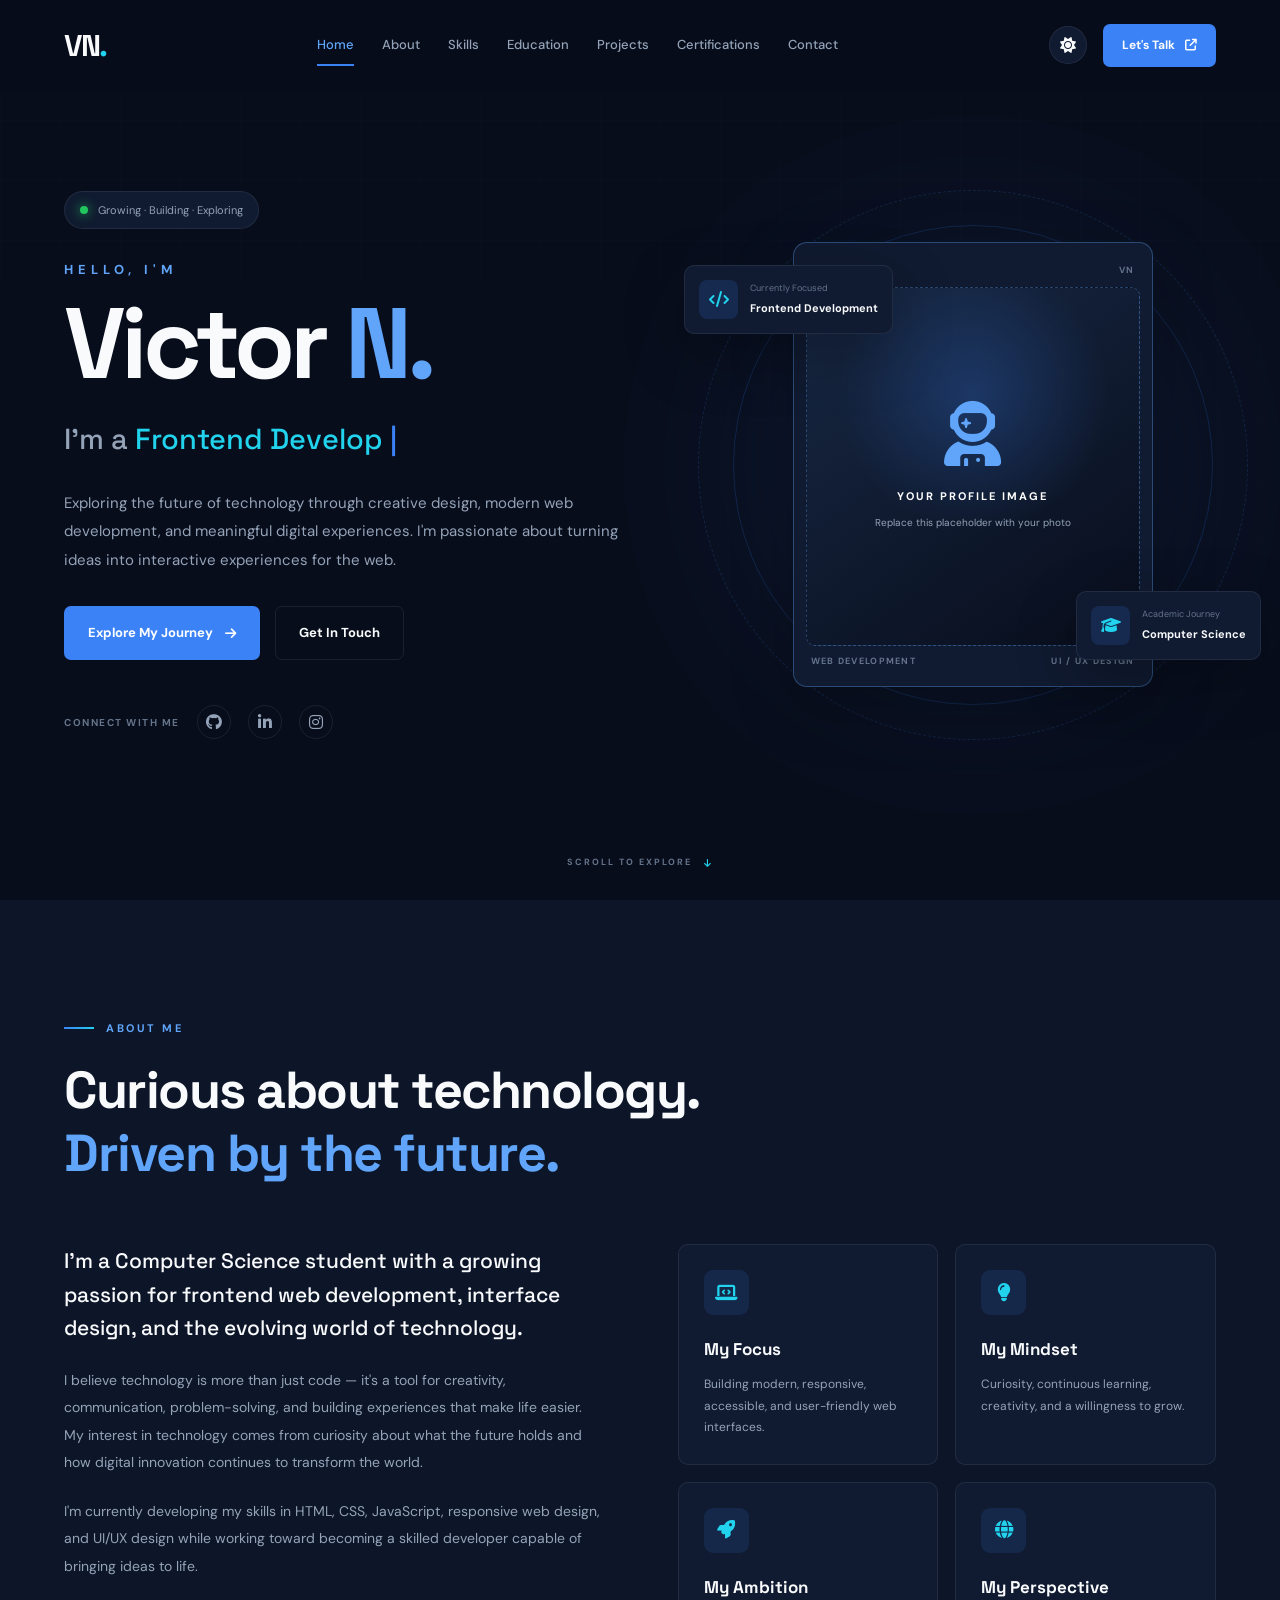
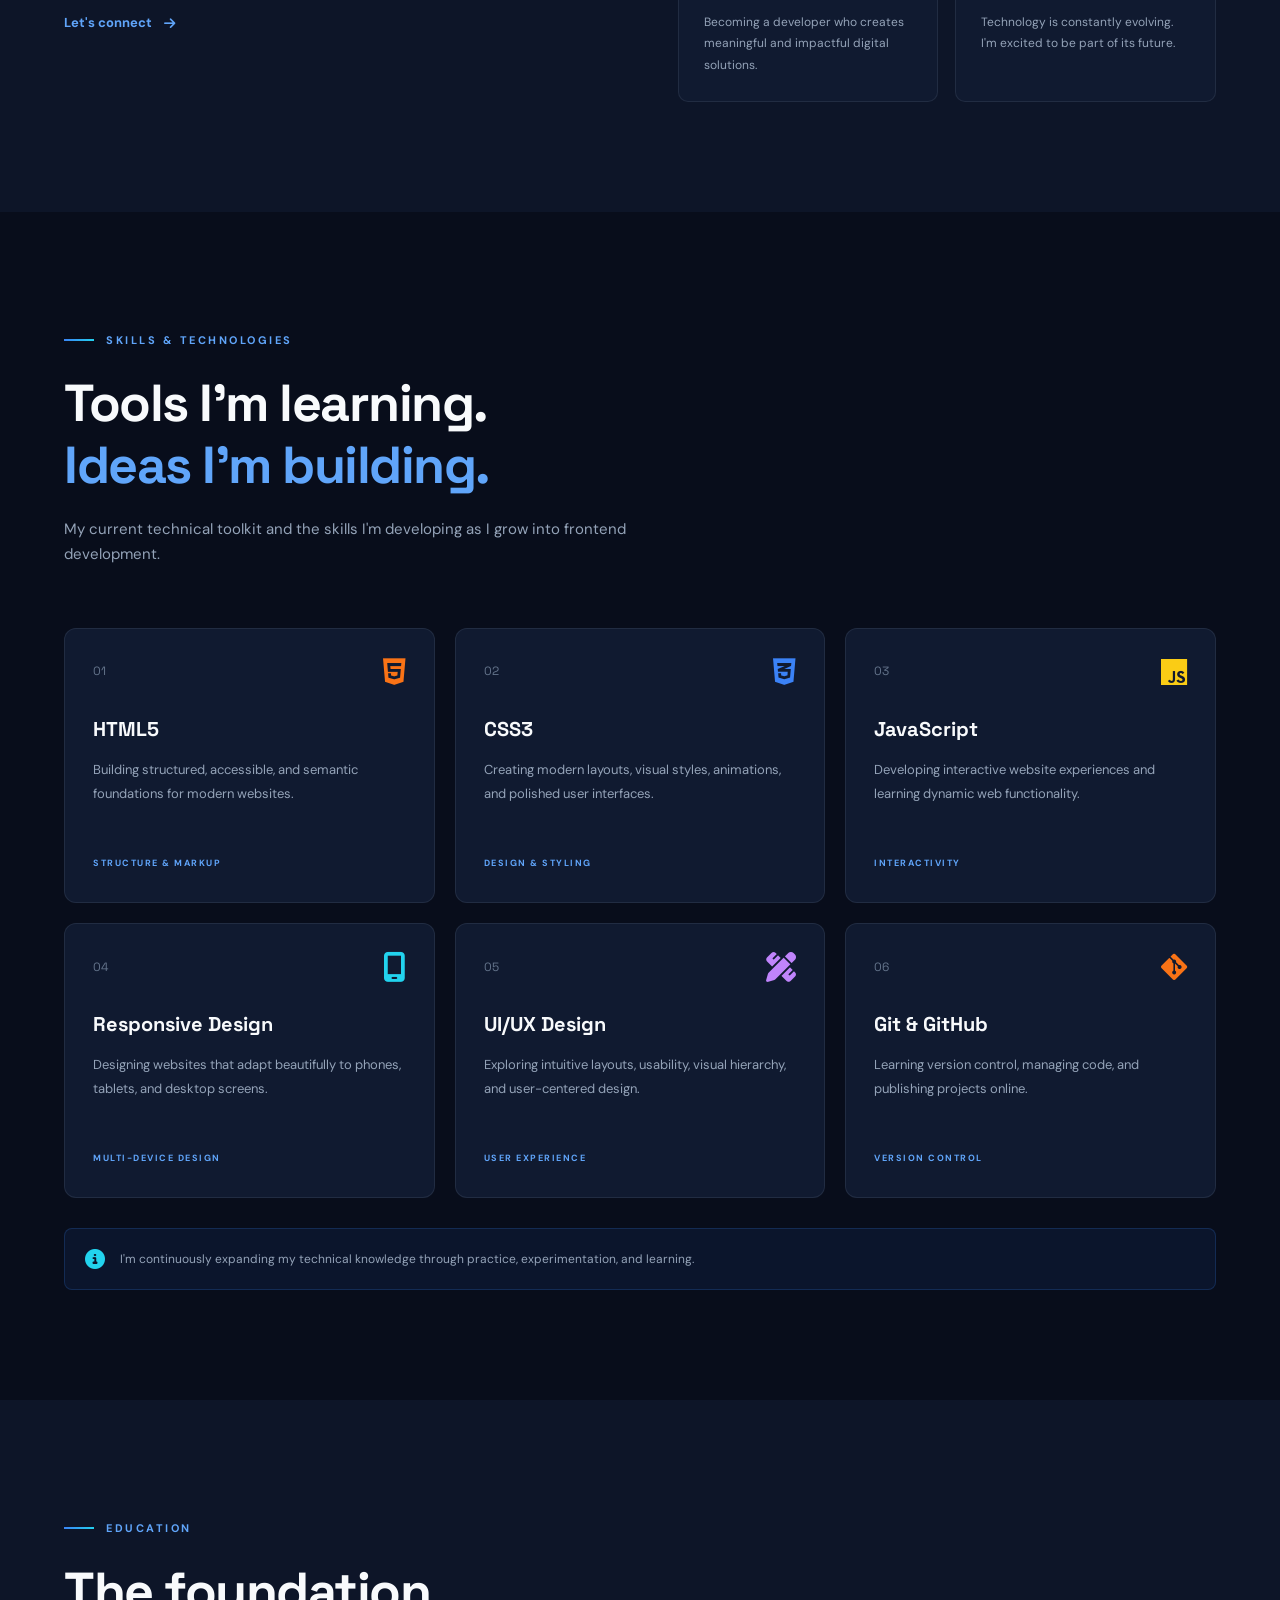
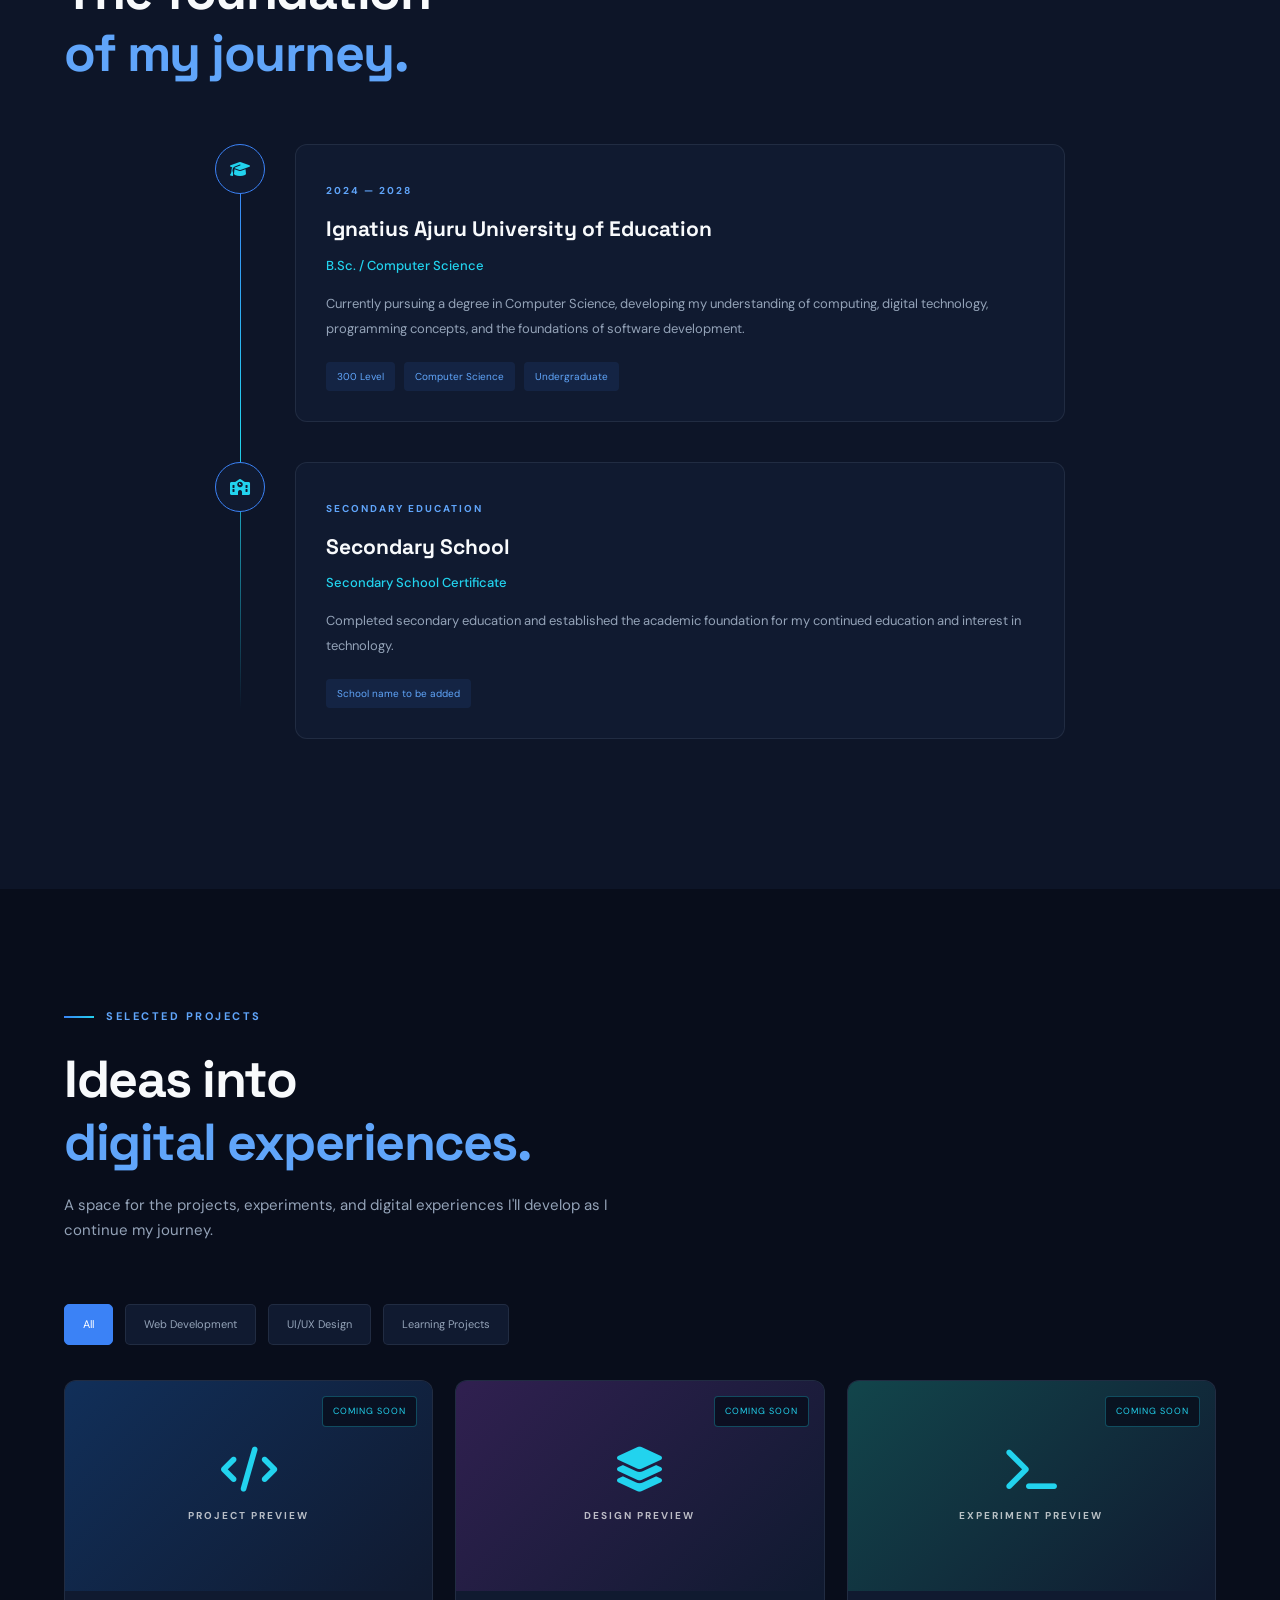
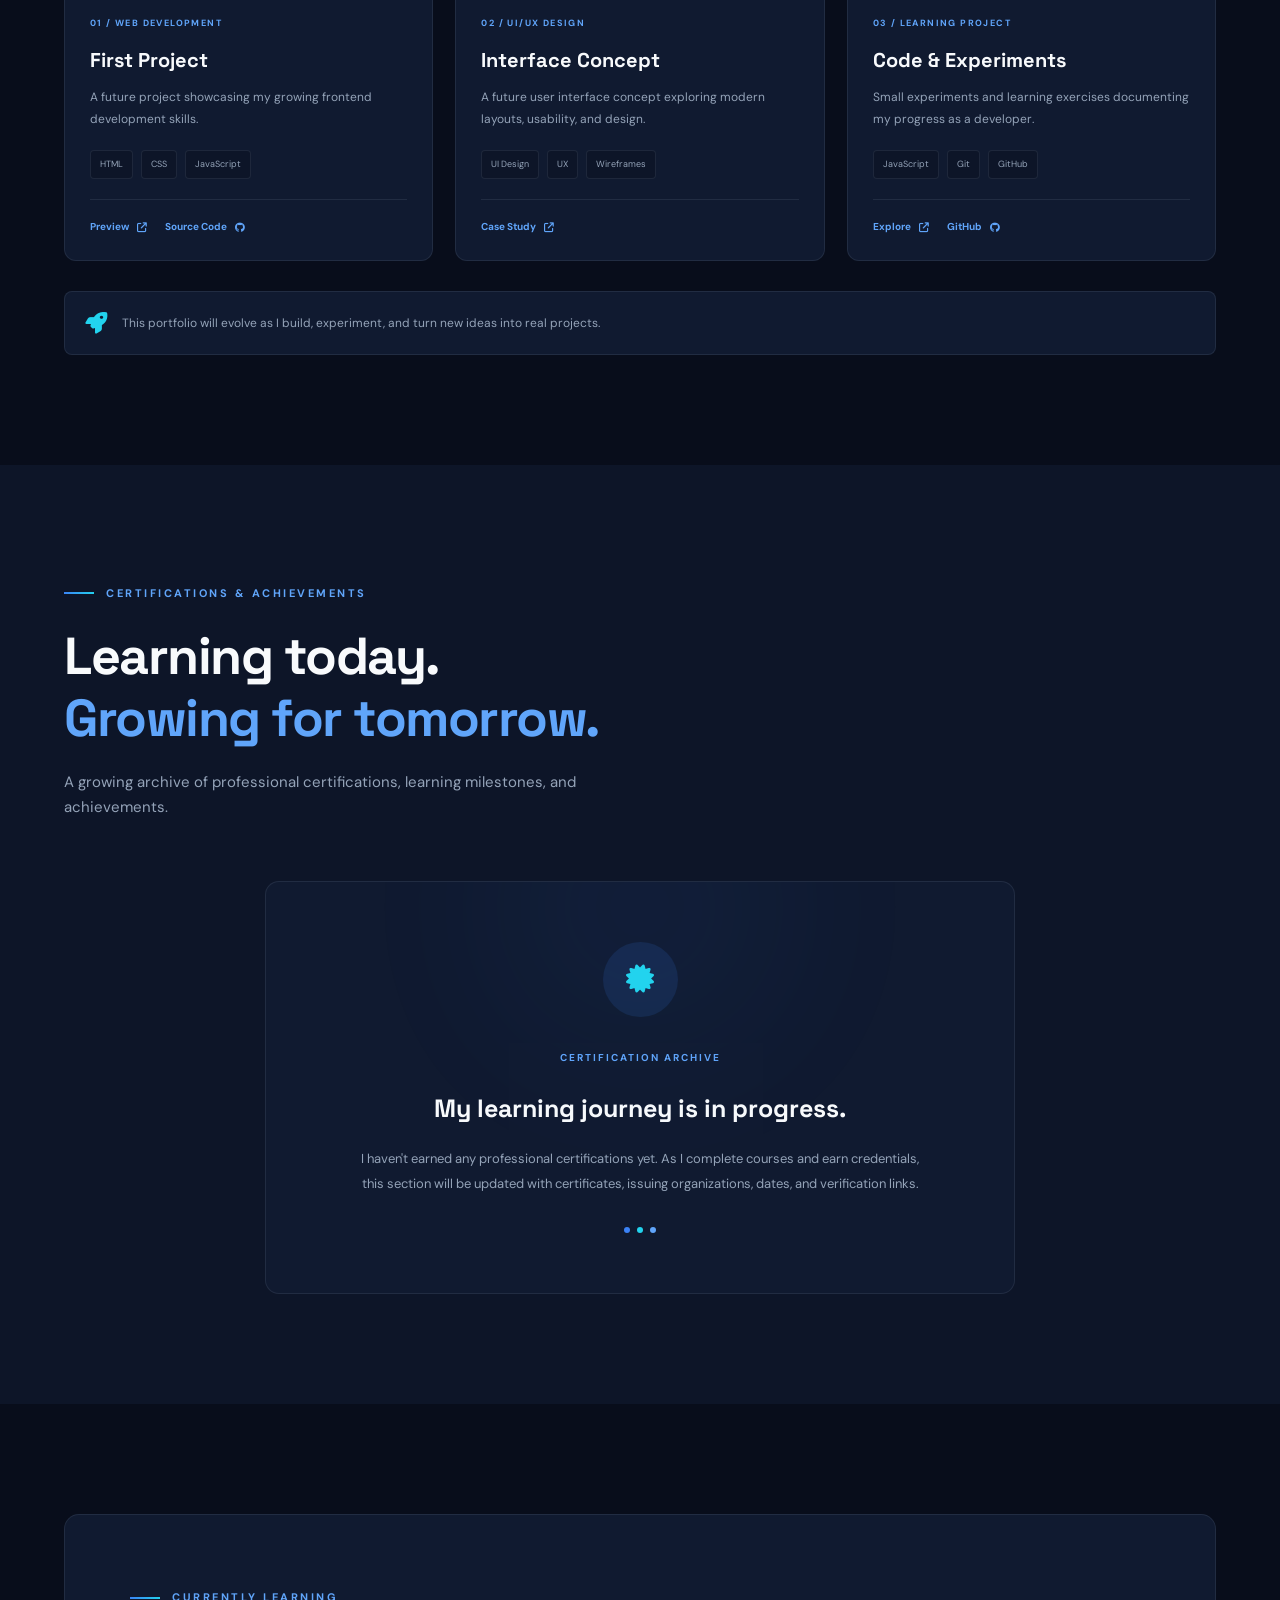
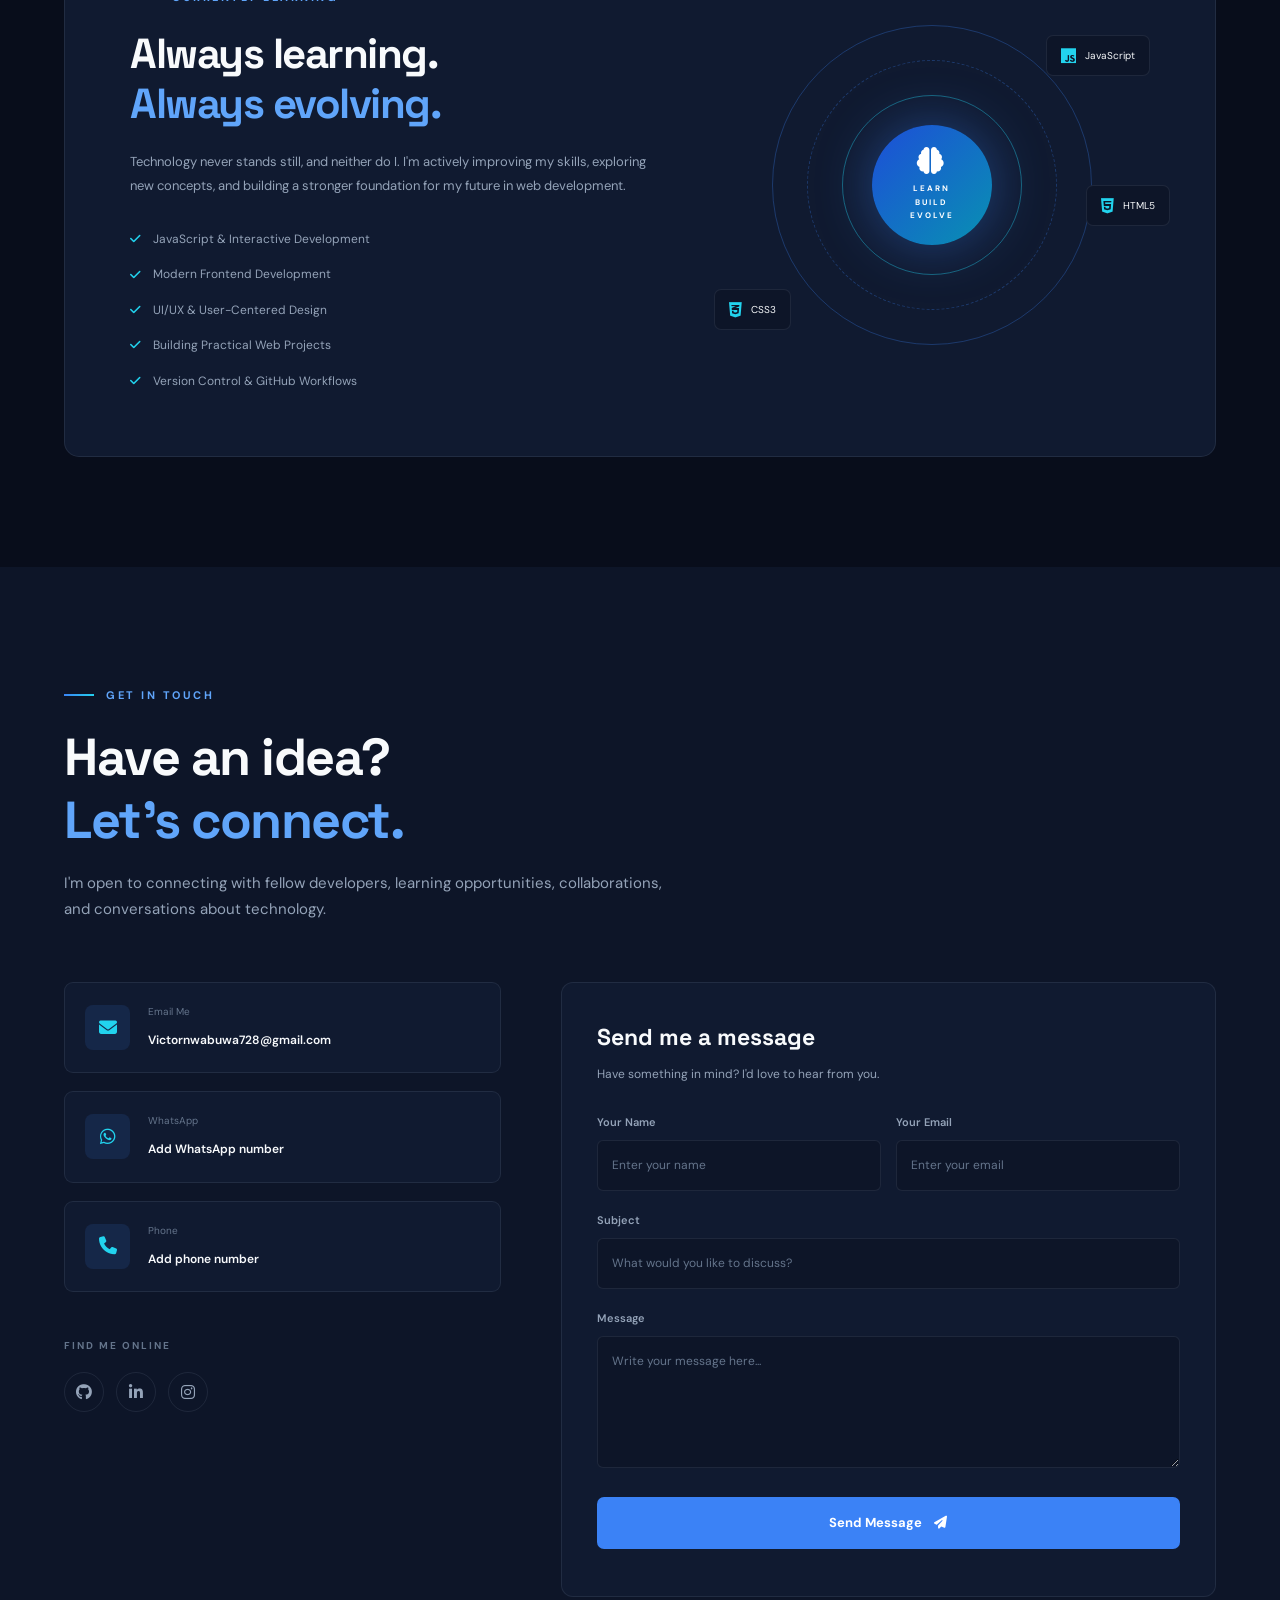
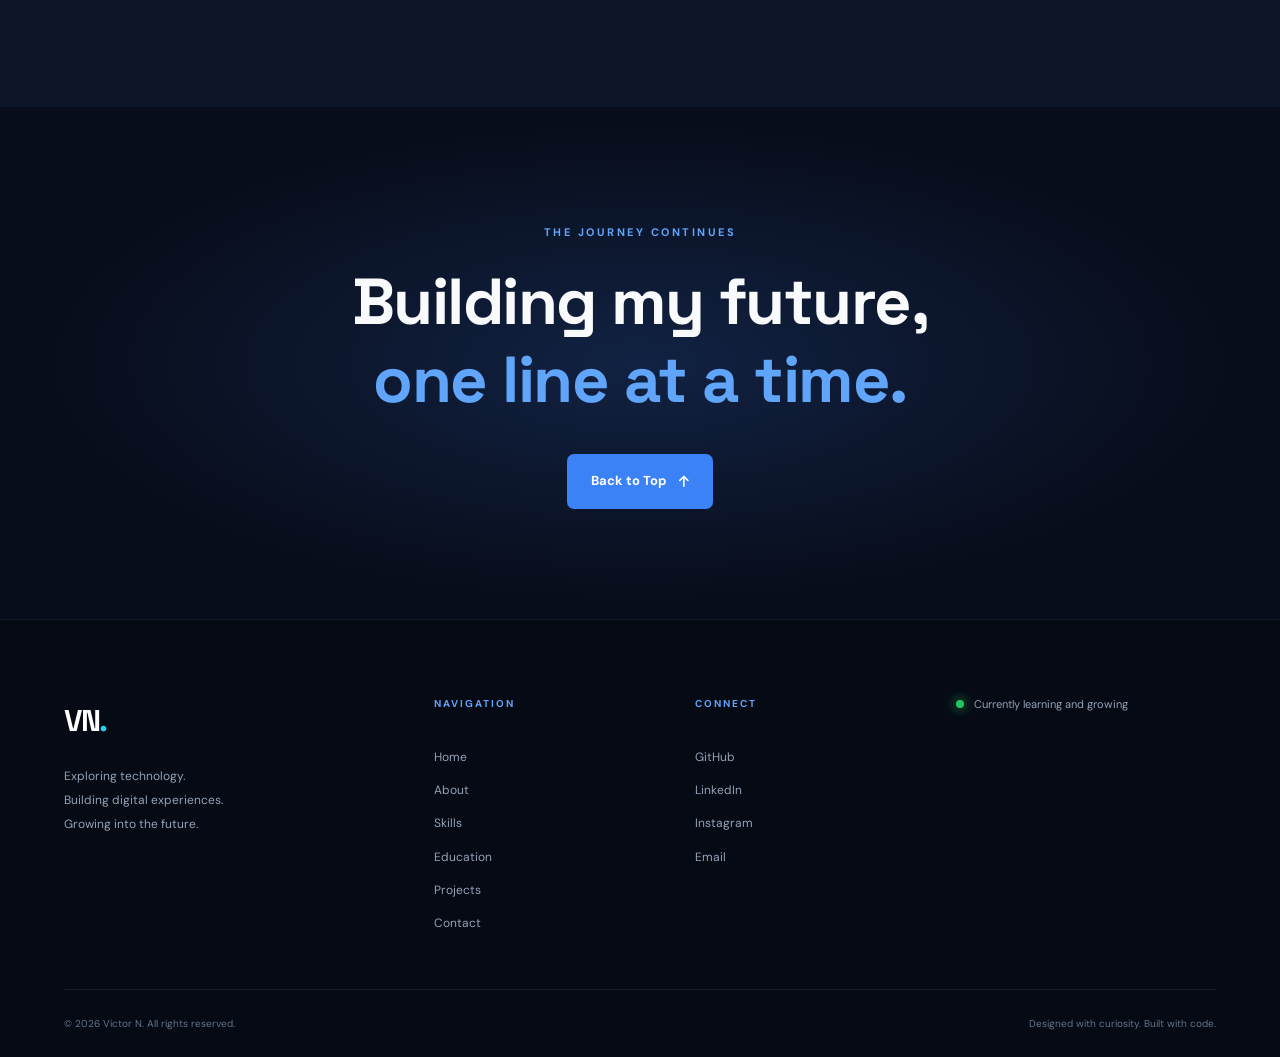
<file: index.html>
<!DOCTYPE html>
<html lang="en">
<head>
    <meta charset="UTF-8">
    <meta name="viewport" content="width=device-width, initial-scale=1.0">
    <meta name="theme-color" content="#080d1b">

    <meta name="description" content="Victor N. — Web Developer and UI/UX Designer passionate about modern web technologies, responsive design, and building digital experiences.">

    <meta name="keywords" content="Victor N, Web Developer, Frontend Developer, UI UX Designer, HTML, CSS, JavaScript, Portfolio">

    <meta name="author" content="Victor N.">

    <title>Victor N. | Web Developer & UI/UX Designer</title>

    <!-- GOOGLE FONTS -->
    <link rel="preconnect" href="https://fonts.googleapis.com">
    <link rel="preconnect" href="https://fonts.gstatic.com" crossorigin>

    <link href="https://fonts.googleapis.com/css2?family=DM+Sans:wght@400;500;600;700&family=Space+Grotesk:wght@400;500;600;700&display=swap" rel="stylesheet">

    <!-- FONT AWESOME ICONS -->
    <link rel="stylesheet" href="https://cdnjs.cloudflare.com/ajax/libs/font-awesome/6.5.2/css/all.min.css">

    <!-- MAIN STYLESHEET -->
    <link rel="stylesheet" href="style.css">

    <!-- WEBSITE FAVICON -->
    <link rel="icon" href="assets/images/favicon.png" type="image/png">
</head>

<body>

<!-- ========================================================
     PRELOADER
======================================================== -->

<div class="preloader" id="preloader">
    <div class="loader-logo">VN<span>.</span></div>
    <div class="loader-line"></div>
</div>


<!-- ========================================================
     HEADER AND NAVIGATION
======================================================== -->

<header class="header" id="header">

    <div class="container nav-container">

        <a href="#home" class="logo" aria-label="Victor N Home">
            VN<span>.</span>
        </a>

        <nav class="navbar" id="navbar">

            <a href="#home" class="nav-link active">Home</a>
            <a href="#about" class="nav-link">About</a>
            <a href="#skills" class="nav-link">Skills</a>
            <a href="#education" class="nav-link">Education</a>
            <a href="#projects" class="nav-link">Projects</a>
            <a href="#certifications" class="nav-link">Certifications</a>
            <a href="#contact" class="nav-link">Contact</a>

        </nav>

        <div class="nav-actions">

            <button class="theme-toggle" id="themeToggle" aria-label="Toggle light and dark mode">
                <i class="fas fa-sun"></i>
            </button>

            <a href="#contact" class="nav-cta">
                Let's Talk
                <i class="fas fa-arrow-up-right-from-square"></i>
            </a>

            <button class="menu-toggle" id="menuToggle" aria-label="Open navigation menu" aria-expanded="false">
                <span></span>
                <span></span>
            </button>

        </div>

    </div>

</header>


<!-- ========================================================
     MAIN CONTENT
======================================================== -->

<main>


<!-- ========================================================
     HERO SECTION
======================================================== -->

<section class="hero section" id="home">

    <div class="hero-grid-bg"></div>

    <div class="container hero-container">

        <div class="hero-content">

            <div class="availability-badge">
                <span class="status-dot"></span>
                <span>Growing · Building · Exploring</span>
            </div>

            <p class="hero-intro">HELLO, I'M</p>

            <h1 class="hero-name">
                Victor <span>N.</span>
            </h1>

            <h2 class="hero-title">
                <span class="title-prefix">I'm a</span>
                <span class="typing-text" id="typingText"></span>
                <span class="typing-cursor">|</span>
            </h2>

            <p class="hero-description">
                Exploring the future of technology through creative design,
                modern web development, and meaningful digital experiences.
                I'm passionate about turning ideas into interactive experiences
                for the web.
            </p>

            <div class="hero-buttons">

                <a href="#projects" class="btn btn-primary">
                    Explore My Journey
                    <i class="fas fa-arrow-right"></i>
                </a>

                <a href="#contact" class="btn btn-outline">
                    Get In Touch
                </a>

            </div>

            <div class="hero-socials">

                <span class="social-label">CONNECT WITH ME</span>

                <a href="#" class="social-link placeholder-link" aria-label="GitHub">
                    <i class="fab fa-github"></i>
                </a>

                <a href="#" class="social-link placeholder-link" aria-label="LinkedIn">
                    <i class="fab fa-linkedin-in"></i>
                </a>

                <a href="#" class="social-link placeholder-link" aria-label="Instagram">
                    <i class="fab fa-instagram"></i>
                </a>

            </div>

        </div>


        <!-- HERO IMAGE -->

        <div class="hero-visual">

            <div class="hero-image-glow"></div>

            <div class="hero-image-frame">

                <div class="image-top-label">
                    <span>PROFILE / 001</span>
                    <span>VN</span>
                </div>

                <div class="hero-image-placeholder">

                    <div class="placeholder-content">

                        <i class="fas fa-user-astronaut"></i>

                        <p>YOUR PROFILE IMAGE</p>

                        <span>Replace this placeholder with your photo</span>

                    </div>

                </div>

                <div class="image-bottom-label">
                    <span>WEB DEVELOPMENT</span>
                    <span>UI / UX DESIGN</span>
                </div>

            </div>

            <div class="floating-card floating-card-top">

                <div class="floating-icon">
                    <i class="fas fa-code"></i>
                </div>

                <div>
                    <span class="floating-card-label">Currently Focused</span>
                    <strong>Frontend Development</strong>
                </div>

            </div>

            <div class="floating-card floating-card-bottom">

                <div class="floating-icon">
                    <i class="fas fa-graduation-cap"></i>
                </div>

                <div>
                    <span class="floating-card-label">Academic Journey</span>
                    <strong>Computer Science</strong>
                </div>

            </div>

            <div class="hero-orbit orbit-one"></div>
            <div class="hero-orbit orbit-two"></div>

        </div>

    </div>

    <a href="#about" class="scroll-indicator">
        <span>SCROLL TO EXPLORE</span>
        <i class="fas fa-arrow-down"></i>
    </a>

</section>


<!-- ========================================================
     ABOUT SECTION
======================================================== -->

<section class="about section" id="about">

    <div class="container">

        <div class="section-heading reveal">

            <span class="section-tag">
                <span class="tag-line"></span>
                ABOUT ME
            </span>

            <h2>
                Curious about technology.<br>
                <span>Driven by the future.</span>
            </h2>

        </div>

        <div class="about-grid">

            <div class="about-text reveal">

                <p class="about-lead">
                    I'm a Computer Science student with a growing passion for
                    frontend web development, interface design, and the evolving
                    world of technology.
                </p>

                <p>
                    I believe technology is more than just code — it's a tool
                    for creativity, communication, problem-solving, and building
                    experiences that make life easier. My interest in technology
                    comes from curiosity about what the future holds and how
                    digital innovation continues to transform the world.
                </p>

                <p>
                    I'm currently developing my skills in HTML, CSS, JavaScript,
                    responsive web design, and UI/UX design while working toward
                    becoming a skilled developer capable of bringing ideas to life.
                </p>

                <a href="#contact" class="text-link">
                    Let's connect
                    <i class="fas fa-arrow-right"></i>
                </a>

            </div>


            <div class="about-details reveal">

                <div class="detail-card">

                    <div class="detail-icon">
                        <i class="fas fa-laptop-code"></i>
                    </div>

                    <h3>My Focus</h3>

                    <p>
                        Building modern, responsive, accessible, and
                        user-friendly web interfaces.
                    </p>

                </div>


                <div class="detail-card">

                    <div class="detail-icon">
                        <i class="fas fa-lightbulb"></i>
                    </div>

                    <h3>My Mindset</h3>

                    <p>
                        Curiosity, continuous learning, creativity,
                        and a willingness to grow.
                    </p>

                </div>


                <div class="detail-card">

                    <div class="detail-icon">
                        <i class="fas fa-rocket"></i>
                    </div>

                    <h3>My Ambition</h3>

                    <p>
                        Becoming a developer who creates meaningful
                        and impactful digital solutions.
                    </p>

                </div>


                <div class="detail-card">

                    <div class="detail-icon">
                        <i class="fas fa-globe"></i>
                    </div>

                    <h3>My Perspective</h3>

                    <p>
                        Technology is constantly evolving.
                        I'm excited to be part of its future.
                    </p>

                </div>

            </div>

        </div>

    </div>

</section>


<!-- ========================================================
     SKILLS SECTION
======================================================== -->

<section class="skills section" id="skills">

    <div class="container">

        <div class="section-heading reveal">

            <span class="section-tag">
                <span class="tag-line"></span>
                SKILLS & TECHNOLOGIES
            </span>

            <h2>
                Tools I'm learning.<br>
                <span>Ideas I'm building.</span>
            </h2>

            <p class="section-description">
                My current technical toolkit and the skills I'm developing
                as I grow into frontend development.
            </p>

        </div>


        <div class="skills-grid">

            <article class="skill-card reveal">

                <div class="skill-card-top">
                    <span class="skill-number">01</span>
                    <i class="fab fa-html5 skill-icon html-icon"></i>
                </div>

                <h3>HTML5</h3>

                <p>
                    Building structured, accessible, and semantic foundations
                    for modern websites.
                </p>

                <span class="skill-category">STRUCTURE & MARKUP</span>

            </article>


            <article class="skill-card reveal">

                <div class="skill-card-top">
                    <span class="skill-number">02</span>
                    <i class="fab fa-css3-alt skill-icon css-icon"></i>
                </div>

                <h3>CSS3</h3>

                <p>
                    Creating modern layouts, visual styles, animations,
                    and polished user interfaces.
                </p>

                <span class="skill-category">DESIGN & STYLING</span>

            </article>


            <article class="skill-card reveal">

                <div class="skill-card-top">
                    <span class="skill-number">03</span>
                    <i class="fab fa-js skill-icon js-icon"></i>
                </div>

                <h3>JavaScript</h3>

                <p>
                    Developing interactive website experiences
                    and learning dynamic web functionality.
                </p>

                <span class="skill-category">INTERACTIVITY</span>

            </article>


            <article class="skill-card reveal">

                <div class="skill-card-top">
                    <span class="skill-number">04</span>
                    <i class="fas fa-mobile-screen skill-icon responsive-icon"></i>
                </div>

                <h3>Responsive Design</h3>

                <p>
                    Designing websites that adapt beautifully
                    to phones, tablets, and desktop screens.
                </p>

                <span class="skill-category">MULTI-DEVICE DESIGN</span>

            </article>


            <article class="skill-card reveal">

                <div class="skill-card-top">
                    <span class="skill-number">05</span>
                    <i class="fas fa-pen-ruler skill-icon ux-icon"></i>
                </div>

                <h3>UI/UX Design</h3>

                <p>
                    Exploring intuitive layouts, usability,
                    visual hierarchy, and user-centered design.
                </p>

                <span class="skill-category">USER EXPERIENCE</span>

            </article>


            <article class="skill-card reveal">

                <div class="skill-card-top">
                    <span class="skill-number">06</span>
                    <i class="fab fa-git-alt skill-icon git-icon"></i>
                </div>

                <h3>Git & GitHub</h3>

                <p>
                    Learning version control, managing code,
                    and publishing projects online.
                </p>

                <span class="skill-category">VERSION CONTROL</span>

            </article>

        </div>


        <div class="skills-note reveal">

            <i class="fas fa-circle-info"></i>

            <p>
                I'm continuously expanding my technical knowledge
                through practice, experimentation, and learning.
            </p>

        </div>

    </div>

</section>


<!-- ========================================================
     EDUCATION SECTION
======================================================== -->

<section class="education section" id="education">

    <div class="container">

        <div class="section-heading reveal">

            <span class="section-tag">
                <span class="tag-line"></span>
                EDUCATION
            </span>

            <h2>
                The foundation<br>
                <span>of my journey.</span>
            </h2>

        </div>


        <div class="education-timeline">

            <div class="timeline-item reveal">

                <div class="timeline-marker">
                    <i class="fas fa-graduation-cap"></i>
                </div>

                <div class="timeline-content">

                    <span class="timeline-date">2024 — 2028</span>

                    <h3>Ignatius Ajuru University of Education</h3>

                    <h4>B.Sc. / Computer Science</h4>

                    <p>
                        Currently pursuing a degree in Computer Science,
                        developing my understanding of computing, digital
                        technology, programming concepts, and the foundations
                        of software development.
                    </p>

                    <div class="timeline-tags">
                        <span>300 Level</span>
                        <span>Computer Science</span>
                        <span>Undergraduate</span>
                    </div>

                </div>

            </div>


            <div class="timeline-item reveal">

                <div class="timeline-marker">
                    <i class="fas fa-school"></i>
                </div>

                <div class="timeline-content">

                    <span class="timeline-date">SECONDARY EDUCATION</span>

                    <h3>Secondary School</h3>

                    <h4>Secondary School Certificate</h4>

                    <p>
                        Completed secondary education and established
                        the academic foundation for my continued
                        education and interest in technology.
                    </p>

                    <div class="timeline-tags">
                        <span>School name to be added</span>
                    </div>

                </div>

            </div>

        </div>

    </div>

</section>


<!-- ========================================================
     PROJECTS SECTION
======================================================== -->

<section class="projects section" id="projects">

    <div class="container">

        <div class="section-heading reveal">

            <span class="section-tag">
                <span class="tag-line"></span>
                SELECTED PROJECTS
            </span>

            <h2>
                Ideas into<br>
                <span>digital experiences.</span>
            </h2>

            <p class="section-description">
                A space for the projects, experiments, and digital experiences
                I'll develop as I continue my journey.
            </p>

        </div>


        <div class="project-filters reveal">

            <button class="filter-btn active" data-filter="all">All</button>

            <button class="filter-btn" data-filter="web">Web Development</button>

            <button class="filter-btn" data-filter="design">UI/UX Design</button>

            <button class="filter-btn" data-filter="learning">Learning Projects</button>

        </div>


        <div class="projects-grid" id="projectsGrid">


            <!-- PROJECT 01 -->

            <article class="project-card reveal" data-category="web">

                <div class="project-image project-placeholder-one">

                    <div class="project-placeholder-content">
                        <i class="fas fa-code"></i>
                        <span>PROJECT PREVIEW</span>
                    </div>

                    <span class="project-status">COMING SOON</span>

                </div>

                <div class="project-info">

                    <div class="project-meta">
                        <span>01 / WEB DEVELOPMENT</span>
                    </div>

                    <h3>First Project</h3>

                    <p>
                        A future project showcasing my growing
                        frontend development skills.
                    </p>

                    <div class="project-tech">
                        <span>HTML</span>
                        <span>CSS</span>
                        <span>JavaScript</span>
                    </div>

                    <div class="project-links">

                        <a href="#" class="project-link placeholder-link">
                            Preview
                            <i class="fas fa-arrow-up-right-from-square"></i>
                        </a>

                        <a href="#" class="project-link placeholder-link">
                            Source Code
                            <i class="fab fa-github"></i>
                        </a>

                    </div>

                </div>

            </article>


            <!-- PROJECT 02 -->

            <article class="project-card reveal" data-category="design">

                <div class="project-image project-placeholder-two">

                    <div class="project-placeholder-content">
                        <i class="fas fa-layer-group"></i>
                        <span>DESIGN PREVIEW</span>
                    </div>

                    <span class="project-status">COMING SOON</span>

                </div>

                <div class="project-info">

                    <div class="project-meta">
                        <span>02 / UI/UX DESIGN</span>
                    </div>

                    <h3>Interface Concept</h3>

                    <p>
                        A future user interface concept exploring
                        modern layouts, usability, and design.
                    </p>

                    <div class="project-tech">
                        <span>UI Design</span>
                        <span>UX</span>
                        <span>Wireframes</span>
                    </div>

                    <div class="project-links">

                        <a href="#" class="project-link placeholder-link">
                            Case Study
                            <i class="fas fa-arrow-up-right-from-square"></i>
                        </a>

                    </div>

                </div>

            </article>


            <!-- PROJECT 03 -->

            <article class="project-card reveal" data-category="learning">

                <div class="project-image project-placeholder-three">

                    <div class="project-placeholder-content">
                        <i class="fas fa-terminal"></i>
                        <span>EXPERIMENT PREVIEW</span>
                    </div>

                    <span class="project-status">COMING SOON</span>

                </div>

                <div class="project-info">

                    <div class="project-meta">
                        <span>03 / LEARNING PROJECT</span>
                    </div>

                    <h3>Code & Experiments</h3>

                    <p>
                        Small experiments and learning exercises
                        documenting my progress as a developer.
                    </p>

                    <div class="project-tech">
                        <span>JavaScript</span>
                        <span>Git</span>
                        <span>GitHub</span>
                    </div>

                    <div class="project-links">

                        <a href="#" class="project-link placeholder-link">
                            Explore
                            <i class="fas fa-arrow-up-right-from-square"></i>
                        </a>

                        <a href="#" class="project-link placeholder-link">
                            GitHub
                            <i class="fab fa-github"></i>
                        </a>

                    </div>

                </div>

            </article>

        </div>


        <div class="projects-empty-note reveal">

            <i class="fas fa-rocket"></i>

            <p>
                This portfolio will evolve as I build, experiment,
                and turn new ideas into real projects.
            </p>

        </div>

    </div>

</section>


<!-- ========================================================
     CERTIFICATIONS SECTION
======================================================== -->

<section class="certifications section" id="certifications">

    <div class="container">

        <div class="section-heading reveal">

            <span class="section-tag">
                <span class="tag-line"></span>
                CERTIFICATIONS & ACHIEVEMENTS
            </span>

            <h2>
                Learning today.<br>
                <span>Growing for tomorrow.</span>
            </h2>

            <p class="section-description">
                A growing archive of professional certifications,
                learning milestones, and achievements.
            </p>

        </div>


        <div class="certification-empty reveal">

            <div class="certification-icon">
                <i class="fas fa-certificate"></i>
            </div>

            <span class="certification-label">CERTIFICATION ARCHIVE</span>

            <h3>My learning journey is in progress.</h3>

            <p>
                I haven't earned any professional certifications yet.
                As I complete courses and earn credentials, this section
                will be updated with certificates, issuing organizations,
                dates, and verification links.
            </p>

            <div class="certification-decoration">
                <span></span>
                <span></span>
                <span></span>
            </div>

        </div>

    </div>

</section>


<!-- ========================================================
     CURRENTLY LEARNING SECTION
======================================================== -->

<section class="learning section" id="learning">

    <div class="container">

        <div class="learning-panel reveal">

            <div class="learning-content">

                <span class="section-tag">
                    <span class="tag-line"></span>
                    CURRENTLY LEARNING
                </span>

                <h2>
                    Always learning.<br>
                    <span>Always evolving.</span>
                </h2>

                <p>
                    Technology never stands still, and neither do I.
                    I'm actively improving my skills, exploring new
                    concepts, and building a stronger foundation
                    for my future in web development.
                </p>

                <div class="learning-list">

                    <div class="learning-item">
                        <i class="fas fa-check"></i>
                        <span>JavaScript & Interactive Development</span>
                    </div>

                    <div class="learning-item">
                        <i class="fas fa-check"></i>
                        <span>Modern Frontend Development</span>
                    </div>

                    <div class="learning-item">
                        <i class="fas fa-check"></i>
                        <span>UI/UX & User-Centered Design</span>
                    </div>

                    <div class="learning-item">
                        <i class="fas fa-check"></i>
                        <span>Building Practical Web Projects</span>
                    </div>

                    <div class="learning-item">
                        <i class="fas fa-check"></i>
                        <span>Version Control & GitHub Workflows</span>
                    </div>

                </div>

            </div>


            <div class="learning-visual">

                <div class="learning-circle circle-large"></div>
                <div class="learning-circle circle-medium"></div>
                <div class="learning-circle circle-small"></div>

                <div class="learning-core">
                    <i class="fas fa-brain"></i>
                    <span>LEARN</span>
                    <span>BUILD</span>
                    <span>EVOLVE</span>
                </div>

                <div class="learning-floating learning-floating-one">
                    <i class="fab fa-js"></i>
                    JavaScript
                </div>

                <div class="learning-floating learning-floating-two">
                    <i class="fab fa-css3-alt"></i>
                    CSS3
                </div>

                <div class="learning-floating learning-floating-three">
                    <i class="fab fa-html5"></i>
                    HTML5
                </div>

            </div>

        </div>

    </div>

</section>


<!-- ========================================================
     CONTACT SECTION
======================================================== -->

<section class="contact section" id="contact">

    <div class="container">

        <div class="section-heading reveal">

            <span class="section-tag">
                <span class="tag-line"></span>
                GET IN TOUCH
            </span>

            <h2>
                Have an idea?<br>
                <span>Let's connect.</span>
            </h2>

            <p class="section-description">
                I'm open to connecting with fellow developers,
                learning opportunities, collaborations,
                and conversations about technology.
            </p>

        </div>


        <div class="contact-grid">

            <div class="contact-info reveal">


                <!-- EMAIL CONTACT -->

                <div class="contact-info-card">

                    <div class="contact-card-icon">
                        <i class="fas fa-envelope"></i>
                    </div>

                    <div>
                        <span>Email Me</span>

                        <a href="mailto:Victornwabuwa728@gmail.com">
                            Victornwabuwa728@gmail.com
                        </a>
                    </div>

                </div>


                <!-- WHATSAPP CONTACT -->

                <div class="contact-info-card">

                    <div class="contact-card-icon">
                        <i class="fab fa-whatsapp"></i>
                    </div>

                    <div>
                        <span>WhatsApp</span>

                        <a href="#" class="placeholder-link">
                            Add WhatsApp number
                        </a>
                    </div>

                </div>


                <!-- PHONE CONTACT -->

                <div class="contact-info-card">

                    <div class="contact-card-icon">
                        <i class="fas fa-phone"></i>
                    </div>

                    <div>
                        <span>Phone</span>

                        <a href="#" class="placeholder-link">
                            Add phone number
                        </a>
                    </div>

                </div>


                <!-- SOCIAL MEDIA -->

                <div class="contact-socials">

                    <span>FIND ME ONLINE</span>

                    <div class="social-icons">

                        <a href="#" class="placeholder-link" aria-label="GitHub">
                            <i class="fab fa-github"></i>
                        </a>

                        <a href="#" class="placeholder-link" aria-label="LinkedIn">
                            <i class="fab fa-linkedin-in"></i>
                        </a>

                        <a href="#" class="placeholder-link" aria-label="Instagram">
                            <i class="fab fa-instagram"></i>
                        </a>

                    </div>

                </div>

            </div>


            <!-- CONTACT FORM -->

            <form class="contact-form reveal" id="contactForm">

                <div class="form-heading">

                    <h3>Send me a message</h3>

                    <p>
                        Have something in mind?
                        I'd love to hear from you.
                    </p>

                </div>


                <div class="form-row">

                    <div class="form-group">

                        <label for="contactName">Your Name</label>

                        <input
                            type="text"
                            id="contactName"
                            name="name"
                            placeholder="Enter your name"
                            autocomplete="name"
                            required
                        >

                    </div>


                    <div class="form-group">

                        <label for="contactEmail">Your Email</label>

                        <input
                            type="email"
                            id="contactEmail"
                            name="email"
                            placeholder="Enter your email"
                            autocomplete="email"
                            required
                        >

                    </div>

                </div>


                <div class="form-group">

                    <label for="contactSubject">Subject</label>

                    <input
                        type="text"
                        id="contactSubject"
                        name="subject"
                        placeholder="What would you like to discuss?"
                        required
                    >

                </div>


                <div class="form-group">

                    <label for="contactMessage">Message</label>

                    <textarea
                        id="contactMessage"
                        name="message"
                        rows="5"
                        placeholder="Write your message here..."
                        required
                    ></textarea>

                </div>


                <button type="submit" class="btn btn-primary form-submit">

                    Send Message

                    <i class="fas fa-paper-plane"></i>

                </button>

                <p class="form-notice" id="formNotice" aria-live="polite"></p>

            </form>

        </div>

    </div>

</section>


<!-- ========================================================
     FINAL CALL TO ACTION
======================================================== -->

<section class="final-cta section">

    <div class="container">

        <div class="cta-content reveal">

            <span class="section-tag">
                THE JOURNEY CONTINUES
            </span>

            <h2>
                Building my future,<br>
                <span>one line at a time.</span>
            </h2>

            <a href="#home" class="btn btn-primary">
                Back to Top
                <i class="fas fa-arrow-up"></i>
            </a>

        </div>

    </div>

</section>


</main>


<!-- ========================================================
     FOOTER
======================================================== -->

<footer class="footer" id="footer">

    <div class="container">

        <div class="footer-main">

            <div class="footer-brand">

                <a href="#home" class="logo">
                    VN<span>.</span>
                </a>

                <p>
                    Exploring technology.<br>
                    Building digital experiences.<br>
                    Growing into the future.
                </p>

            </div>


            <div class="footer-navigation">

                <span class="footer-heading">NAVIGATION</span>

                <a href="#home">Home</a>
                <a href="#about">About</a>
                <a href="#skills">Skills</a>
                <a href="#education">Education</a>
                <a href="#projects">Projects</a>
                <a href="#contact">Contact</a>

            </div>


            <div class="footer-connect">

                <span class="footer-heading">CONNECT</span>

                <a href="#" class="placeholder-link">GitHub</a>
                <a href="#" class="placeholder-link">LinkedIn</a>
                <a href="#" class="placeholder-link">Instagram</a>

                <a href="mailto:Victornwabuwa728@gmail.com">
                    Email
                </a>

            </div>


            <div class="footer-status">

                <span class="status-dot"></span>

                <p>Currently learning and growing</p>

            </div>

        </div>


        <div class="footer-bottom">

            <p>
                &copy; <span id="currentYear"></span> Victor N.
                All rights reserved.
            </p>

            <p class="footer-made">
                Designed with curiosity.
                Built with code.
            </p>

        </div>

    </div>

</footer>


<!-- ========================================================
     BACK TO TOP BUTTON
======================================================== -->

<button class="back-to-top" id="backToTop" aria-label="Back to top">

    <i class="fas fa-arrow-up"></i>

</button>


<!-- ========================================================
     TOAST NOTIFICATION
======================================================== -->

<div class="toast" id="toast">

    <div class="toast-icon">
        <i class="fas fa-info-circle"></i>
    </div>

    <p class="toast-message" id="toastMessage"></p>

    <button class="toast-close" id="toastClose" aria-label="Close notification">
        <i class="fas fa-times"></i>
    </button>

</div>


<!-- ========================================================
     TAWK.TO LIVE SUPPORT
======================================================== -->

<!--
    Victor N. Portfolio Live Support

    Your Tawk.to widget is connected below.
    Visitors can use the floating chat widget to contact you.

    You can respond to visitors through your Tawk.to account.
-->

<script type="text/javascript">

var Tawk_API = Tawk_API || {};
var Tawk_LoadStart = new Date();

(function () {

    var s1 = document.createElement("script");
    var s0 = document.getElementsByTagName("script")[0];

    s1.async = true;

    s1.src = "https://embed.tawk.to/6afee11b2333243cc3942208/default";

    s1.charset = "UTF-8";

    s1.setAttribute("crossorigin", "*");

    s0.parentNode.insertBefore(s1, s0);

})();

</script>


<!-- ========================================================
     INTERNAL JAVASCRIPT
     All website JavaScript is included in this file.
======================================================== -->

<script>

"use strict";


/* ========================================================
   GLOBAL ELEMENTS
======================================================== */

const body = document.body;

const header = document.getElementById("header");

const navbar = document.getElementById("navbar");

const menuToggle = document.getElementById("menuToggle");

const themeToggle = document.getElementById("themeToggle");

const backToTop = document.getElementById("backToTop");

const preloader = document.getElementById("preloader");

const toast = document.getElementById("toast");

const toastMessage = document.getElementById("toastMessage");

const toastClose = document.getElementById("toastClose");

const currentYear = document.getElementById("currentYear");


/* ========================================================
   PRELOADER
======================================================== */

window.addEventListener("load", function () {

    setTimeout(function () {

        if (preloader) {

            preloader.classList.add("hidden");

        }

    }, 700);

});


/* ========================================================
   COPYRIGHT YEAR
======================================================== */

if (currentYear) {

    currentYear.textContent = new Date().getFullYear();

}


/* ========================================================
   TOAST NOTIFICATIONS
======================================================== */

let toastTimeout;

function showToast(message) {

    if (!toast || !toastMessage) return;

    toastMessage.textContent = message;

    toast.classList.add("show");

    clearTimeout(toastTimeout);

    toastTimeout = setTimeout(function () {

        toast.classList.remove("show");

    }, 4000);

}


if (toastClose) {

    toastClose.addEventListener("click", function () {

        toast.classList.remove("show");

    });

}


/* ========================================================
   MOBILE NAVIGATION
======================================================== */

function closeMobileMenu() {

    if (!navbar || !menuToggle) return;

    navbar.classList.remove("active");

    menuToggle.classList.remove("active");

    menuToggle.setAttribute("aria-expanded", "false");

    body.classList.remove("menu-open");

}


if (menuToggle && navbar) {

    menuToggle.addEventListener("click", function () {

        const isOpen = navbar.classList.toggle("active");

        menuToggle.classList.toggle("active", isOpen);

        menuToggle.setAttribute(
            "aria-expanded",
            String(isOpen)
        );

        body.classList.toggle("menu-open", isOpen);

    });

}


/* CLOSE MENU WHEN NAVIGATION LINK IS CLICKED */

document.querySelectorAll(".nav-link").forEach(function (link) {

    link.addEventListener("click", function () {

        closeMobileMenu();

    });

});


/* CLOSE MENU WHEN CLICKING OUTSIDE */

document.addEventListener("click", function (event) {

    if (!navbar || !menuToggle) return;

    const clickedInsideMenu = navbar.contains(event.target);

    const clickedToggle = menuToggle.contains(event.target);

    if (
        navbar.classList.contains("active") &&
        !clickedInsideMenu &&
        !clickedToggle
    ) {

        closeMobileMenu();

    }

});


/* CLOSE MENU WHEN SCREEN BECOMES LARGER */

window.addEventListener("resize", function () {

    if (window.innerWidth > 850) {

        closeMobileMenu();

    }

});


/* ========================================================
   LIGHT AND DARK MODE
======================================================== */

const savedTheme = localStorage.getItem("victorPortfolioTheme");


function applyTheme(theme) {

    if (theme === "light") {

        body.classList.add("light-theme");

    } else {

        body.classList.remove("light-theme");

    }

    updateThemeIcon();

}


function updateThemeIcon() {

    if (!themeToggle) return;

    const icon = themeToggle.querySelector("i");

    if (!icon) return;

    if (body.classList.contains("light-theme")) {

        icon.className = "fas fa-moon";

        themeToggle.setAttribute(
            "aria-label",
            "Switch to dark mode"
        );

    } else {

        icon.className = "fas fa-sun";

        themeToggle.setAttribute(
            "aria-label",
            "Switch to light mode"
        );

    }

}


/* APPLY SAVED THEME */

applyTheme(savedTheme === "light" ? "light" : "dark");


if (themeToggle) {

    themeToggle.addEventListener("click", function () {

        const isLight = body.classList.toggle("light-theme");

        const selectedTheme = isLight ? "light" : "dark";

        localStorage.setItem(
            "victorPortfolioTheme",
            selectedTheme
        );

        updateThemeIcon();

        showToast(
            isLight
                ? "Light mode activated."
                : "Dark mode activated."
        );

    });

}


/* ========================================================
   TYPING ANIMATION
======================================================== */

const typingElement = document.getElementById("typingText");


const typingWords = [

    "Frontend Developer",

    "Web Developer",

    "UI/UX Designer",

    "Creative Thinker",

    "Technology Enthusiast"

];


let wordIndex = 0;

let characterIndex = 0;

let deleting = false;


function typeAnimation() {

    if (!typingElement) return;

    const currentWord = typingWords[wordIndex];

    if (deleting) {

        characterIndex--;

    } else {

        characterIndex++;

    }

    typingElement.textContent = currentWord.substring(
        0,
        characterIndex
    );


    let typingSpeed = deleting ? 45 : 90;


    if (!deleting && characterIndex === currentWord.length) {

        deleting = true;

        typingSpeed = 1600;

    } else if (deleting && characterIndex === 0) {

        deleting = false;

        wordIndex = (wordIndex + 1) % typingWords.length;

        typingSpeed = 400;

    }


    setTimeout(typeAnimation, typingSpeed);

}


if (typingElement) {

    typeAnimation();

}


/* ========================================================
   SCROLL REVEAL ANIMATIONS
======================================================== */

const revealElements = document.querySelectorAll(".reveal");


if ("IntersectionObserver" in window) {

    const revealObserver = new IntersectionObserver(

        function (entries, observer) {

            entries.forEach(function (entry) {

                if (entry.isIntersecting) {

                    entry.target.classList.add("visible");

                    observer.unobserve(entry.target);

                }

            });

        },

        {
            threshold: 0.12,
            rootMargin: "0px 0px -35px 0px"
        }

    );


    revealElements.forEach(function (element) {

        revealObserver.observe(element);

    });

} else {

    revealElements.forEach(function (element) {

        element.classList.add("visible");

    });

}


/* ========================================================
   HEADER SCROLL EFFECT
======================================================== */

function handleHeaderScroll() {

    if (!header) return;

    if (window.scrollY > 50) {

        header.classList.add("scrolled");

    } else {

        header.classList.remove("scrolled");

    }

}


window.addEventListener(
    "scroll",
    handleHeaderScroll,
    { passive: true }
);

handleHeaderScroll();


/* ========================================================
   BACK TO TOP BUTTON
======================================================== */

function handleBackToTop() {

    if (!backToTop) return;

    if (window.scrollY > 500) {

        backToTop.classList.add("show");

    } else {

        backToTop.classList.remove("show");

    }

}


window.addEventListener(
    "scroll",
    handleBackToTop,
    { passive: true }
);


if (backToTop) {

    backToTop.addEventListener("click", function () {

        window.scrollTo({

            top: 0,

            behavior: "smooth"

        });

    });

}


/* ========================================================
   ACTIVE NAVIGATION
======================================================== */

const sections = document.querySelectorAll(
    "main section[id]"
);

const navLinks = document.querySelectorAll(
    ".nav-link"
);


function updateActiveNavigation() {

    let currentSection = "home";

    const scrollPosition = window.scrollY + 180;


    sections.forEach(function (section) {

        const sectionTop = section.offsetTop;

        const sectionHeight = section.offsetHeight;

        if (
            scrollPosition >= sectionTop &&
            scrollPosition < sectionTop + sectionHeight
        ) {

            currentSection = section.getAttribute("id");

        }

    });


    navLinks.forEach(function (link) {

        link.classList.remove("active");

        const linkTarget = link.getAttribute("href");

        if (linkTarget === "#" + currentSection) {

            link.classList.add("active");

        }

    });

}


window.addEventListener(
    "scroll",
    updateActiveNavigation,
    { passive: true }
);

window.addEventListener(
    "load",
    updateActiveNavigation
);


/* ========================================================
   PROJECT FILTERING
======================================================== */

const filterButtons = document.querySelectorAll(".filter-btn");

const projectCards = document.querySelectorAll(".project-card");


filterButtons.forEach(function (button) {

    button.addEventListener("click", function () {

        const selectedFilter = button.dataset.filter;


        /* UPDATE ACTIVE BUTTON */

        filterButtons.forEach(function (filterButton) {

            filterButton.classList.remove("active");

        });

        button.classList.add("active");


        /* FILTER PROJECTS */

        projectCards.forEach(function (card) {

            const category = card.dataset.category;

            const matches =
                selectedFilter === "all" ||
                category === selectedFilter;


            if (matches) {

                card.classList.remove("hidden");

            } else {

                card.classList.add("hidden");

            }

        });

    });

});


/* ========================================================
   PLACEHOLDER LINKS
======================================================== */

document.querySelectorAll(".placeholder-link").forEach(function (link) {

    link.addEventListener("click", function (event) {

        event.preventDefault();

        showToast(
            "This link will be activated when your contact details or project links are added."
        );

    });

});


/* ========================================================
   CONTACT FORM
======================================================== */

const contactForm = document.getElementById("contactForm");

const formNotice = document.getElementById("formNotice");


if (contactForm) {

    contactForm.addEventListener("submit", function (event) {

        event.preventDefault();


        const name = document.getElementById(
            "contactName"
        ).value.trim();


        const email = document.getElementById(
            "contactEmail"
        ).value.trim();


        const subject = document.getElementById(
            "contactSubject"
        ).value.trim();


        const message = document.getElementById(
            "contactMessage"
        ).value.trim();


        /* VALIDATE REQUIRED FIELDS */

        if (!name || !email || !subject || !message) {

            showToast(
                "Please complete all the required fields."
            );

            return;

        }


        /* VALIDATE EMAIL ADDRESS */

        const emailPattern =
            /^[^\s@]+@[^\s@]+\.[^\s@]+$/;


        if (!emailPattern.test(email)) {

            showToast(
                "Please enter a valid email address."
            );

            return;

        }


        /* YOUR EMAIL ADDRESS */

        const recipient = "Victornwabuwa728@gmail.com";


        /* PREPARE EMAIL SUBJECT */

        const emailSubject = encodeURIComponent(subject);


        /* PREPARE EMAIL MESSAGE */

        const emailBody = encodeURIComponent(

            "Hello Victor,\n\n" +

            "My name is: " + name + "\n" +

            "My email: " + email + "\n\n" +

            "Message:\n" + message

        );


        /* CREATE MAILTO LINK */

        const mailtoLink =
            "mailto:" + recipient +
            "?subject=" + emailSubject +
            "&body=" + emailBody;


        /* INFORM VISITOR */

        if (formNotice) {

            formNotice.textContent =
                "Your email application is opening. Please review and send your message.";

        }


        /* OPEN VISITOR'S EMAIL APPLICATION */

        window.location.href = mailtoLink;

    });

}


/* ========================================================
   LOCAL VISITOR COUNTER
======================================================== */

/*
    This counter records visits in the current browser.

    It is not a global visitor counter.

    A shared visitor counter requires an external
    analytics or database service.
*/

try {

    let visitCount = Number(
        localStorage.getItem("victorPortfolioVisits")
    ) || 0;


    const previousVisitDate = localStorage.getItem(
        "victorPortfolioLastVisit"
    );


    const today = new Date().toDateString();


    if (previousVisitDate !== today) {

        visitCount++;

        localStorage.setItem(
            "victorPortfolioVisits",
            visitCount
        );

        localStorage.setItem(
            "victorPortfolioLastVisit",
            today
        );

    }


    const visitorCounter = document.getElementById(
        "visitorCount"
    );


    if (visitorCounter) {

        visitorCounter.textContent =
            visitCount.toLocaleString();

    }

} catch (error) {

    console.warn(
        "Visitor counter storage is unavailable.",
        error
    );

}


/* ========================================================
   KEYBOARD ACCESSIBILITY
======================================================== */

document.addEventListener("keydown", function (event) {

    if (event.key === "Escape") {

        closeMobileMenu();

        if (toast) {

            toast.classList.remove("show");

        }

    }

});


/* ========================================================
   INITIALIZATION
======================================================== */

console.log(
    "Victor N. Portfolio initialized successfully."
);


/* ========================================================
   END OF INTERNAL JAVASCRIPT
======================================================== */

</script>


</body>
</html>
</file>
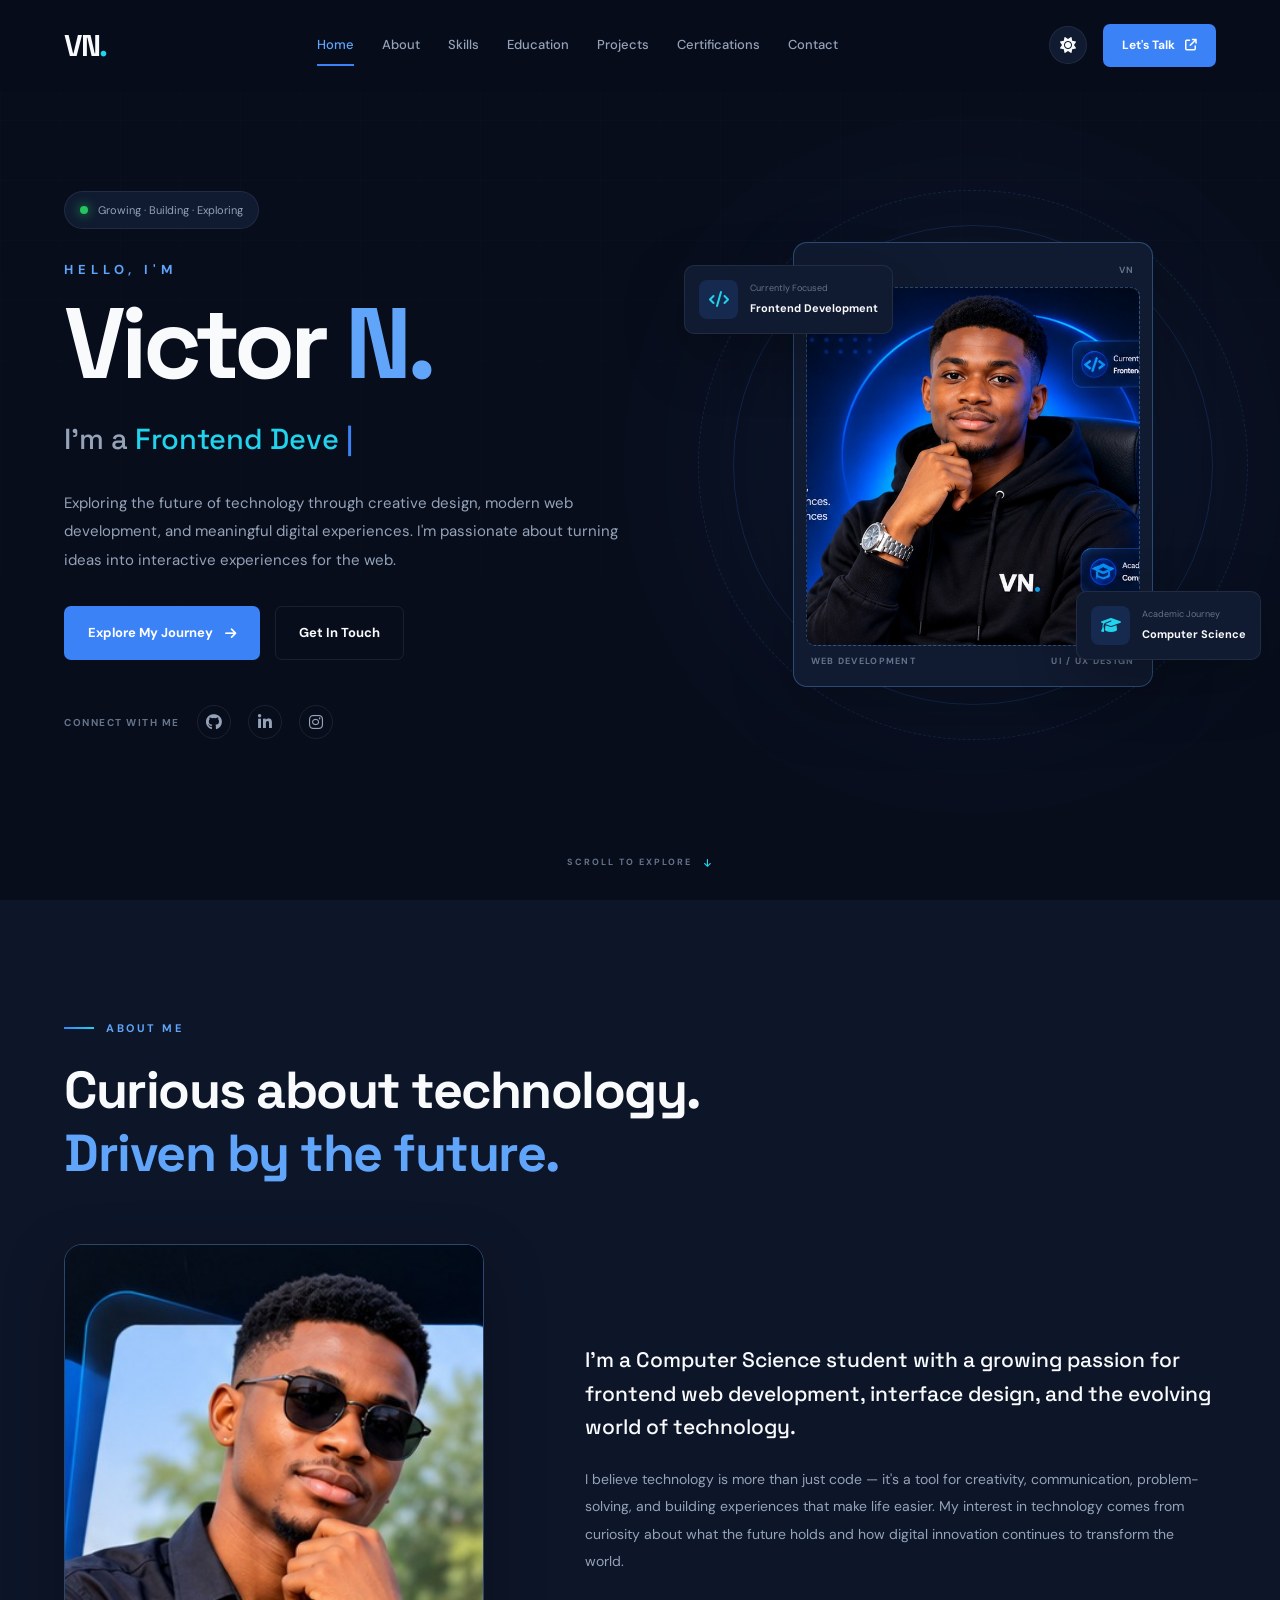
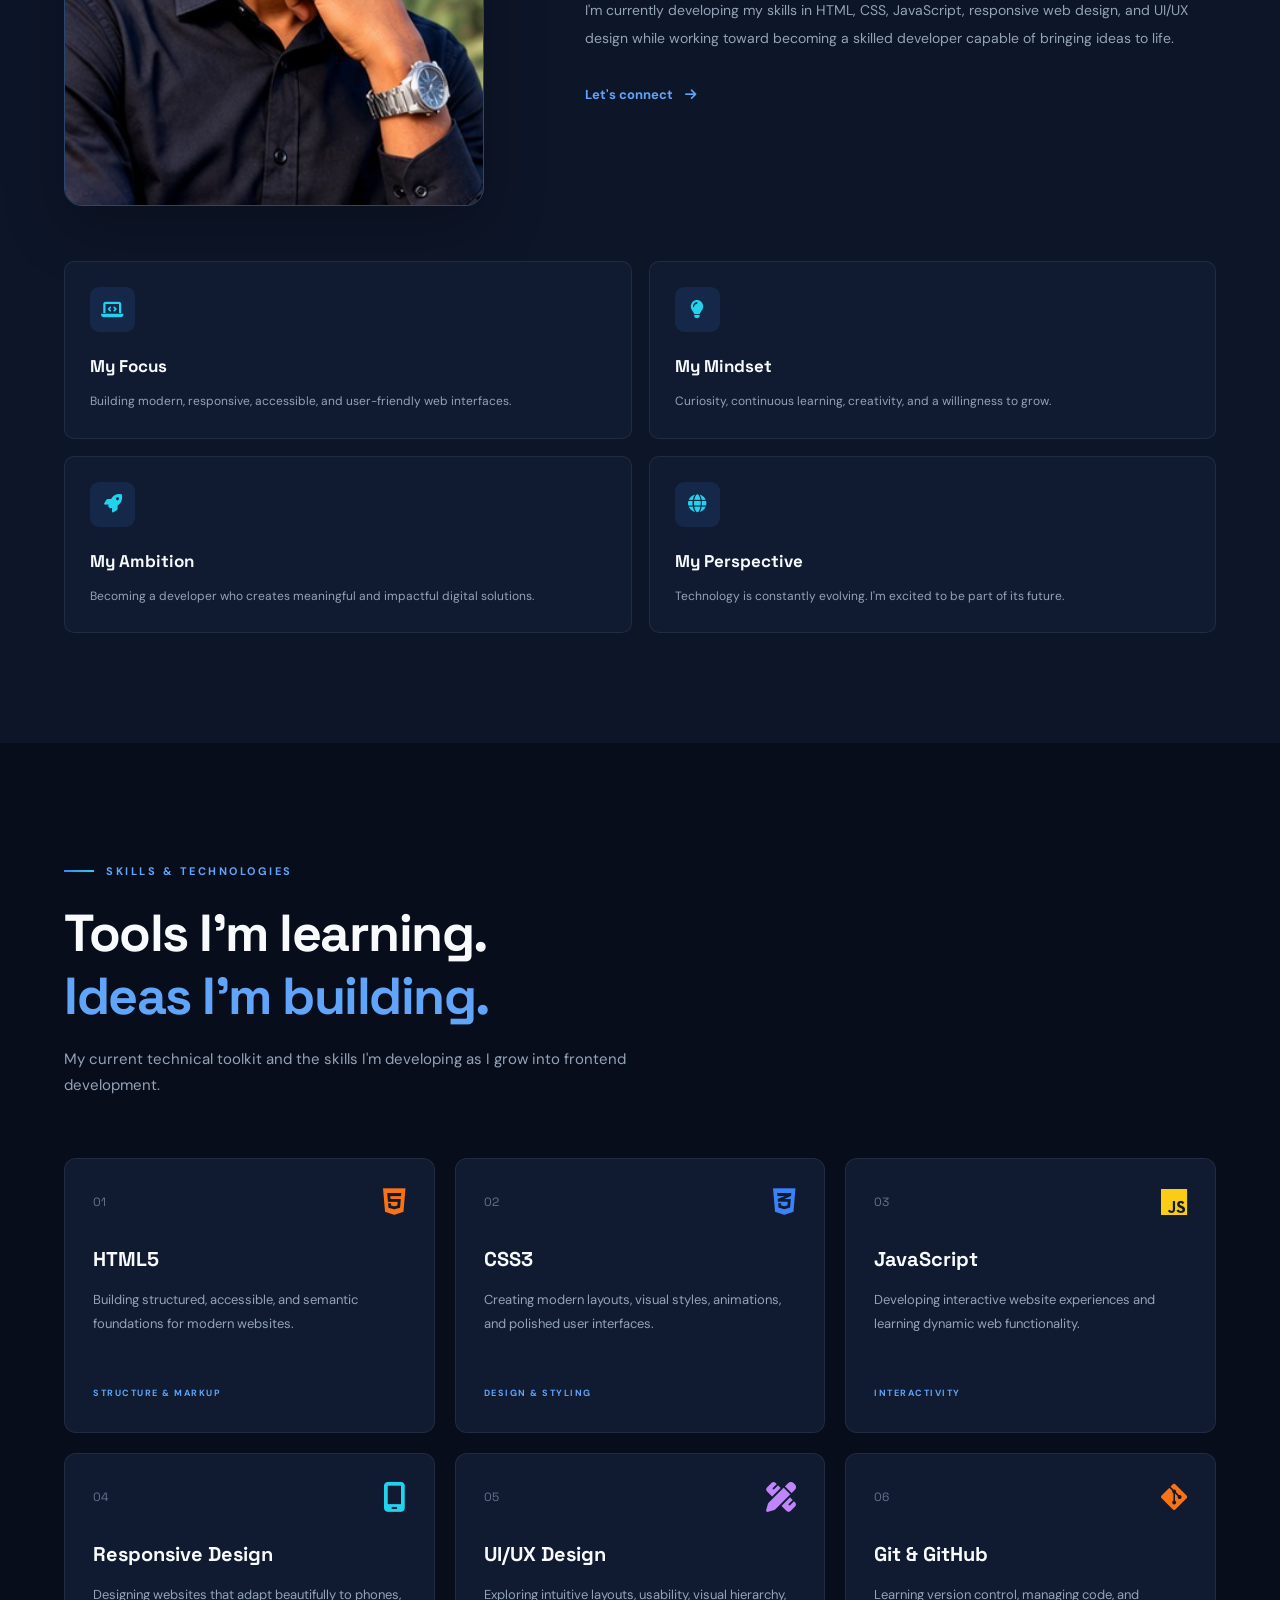
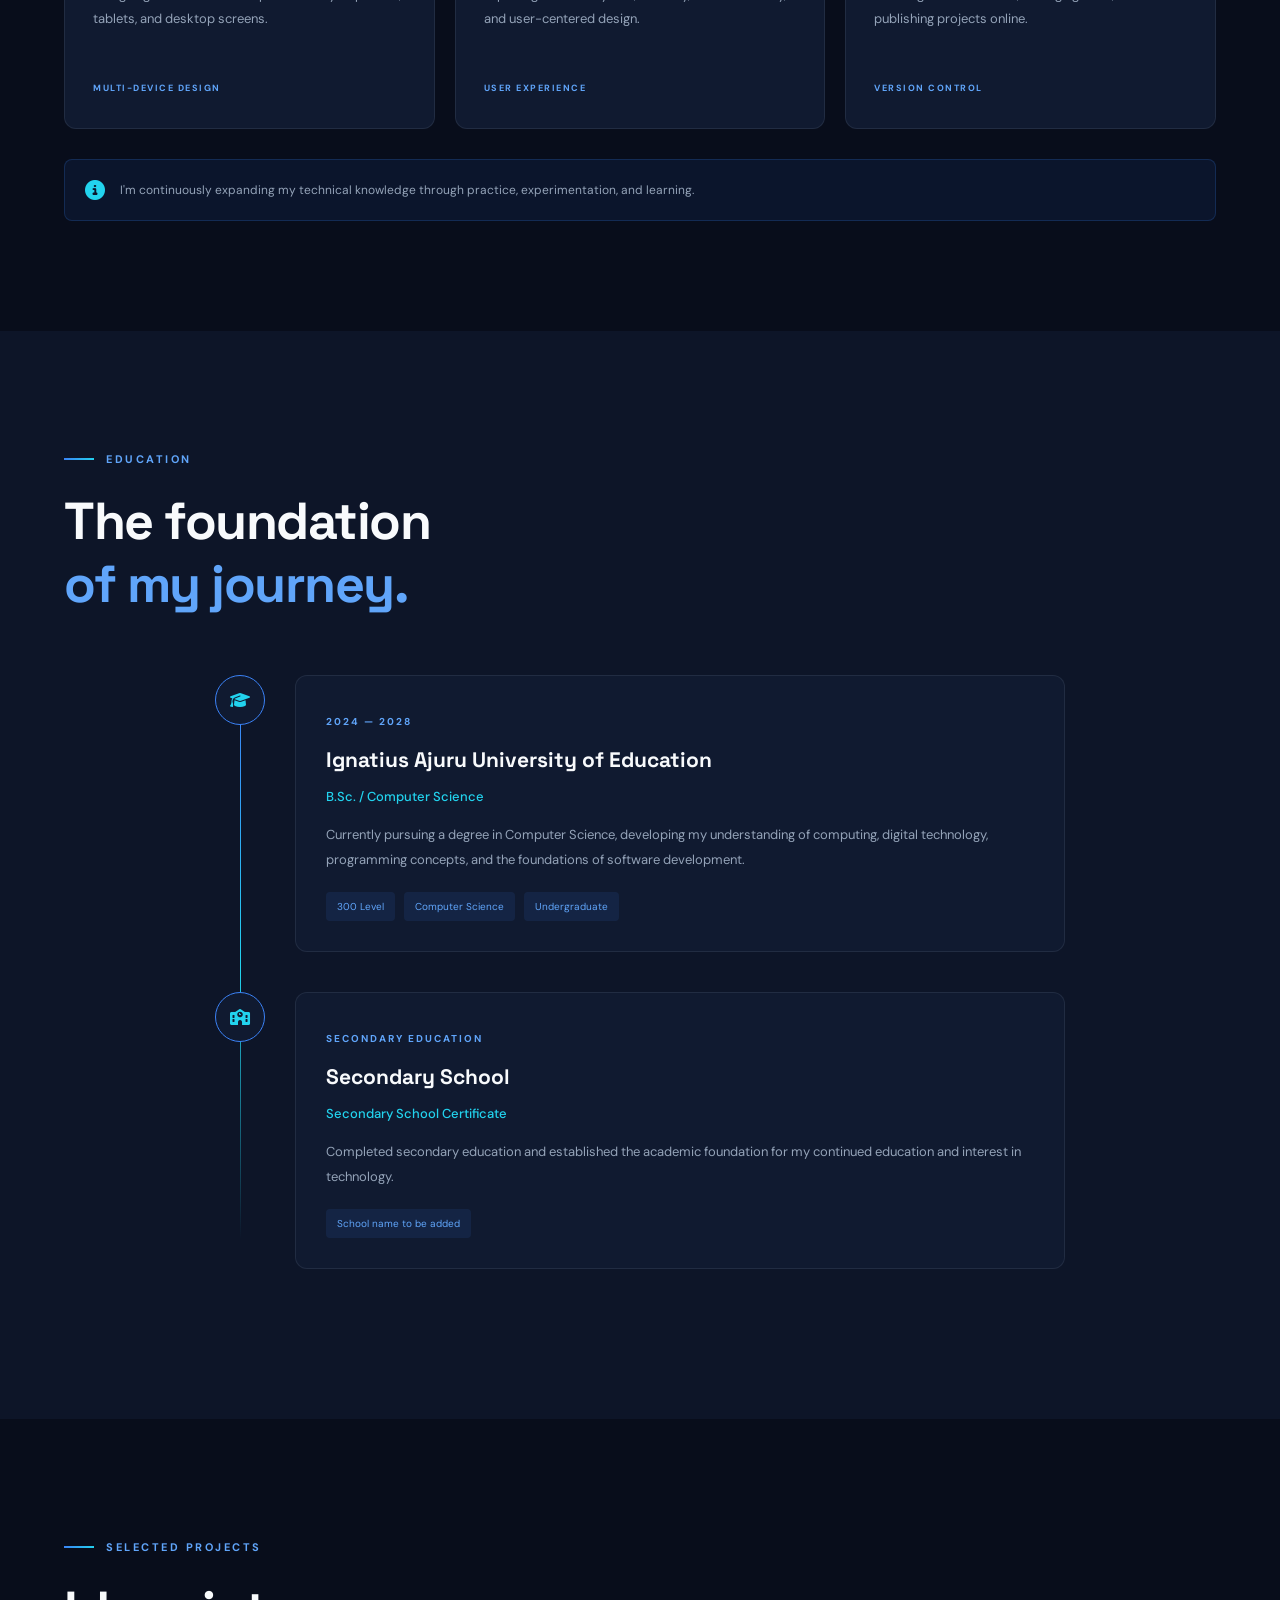
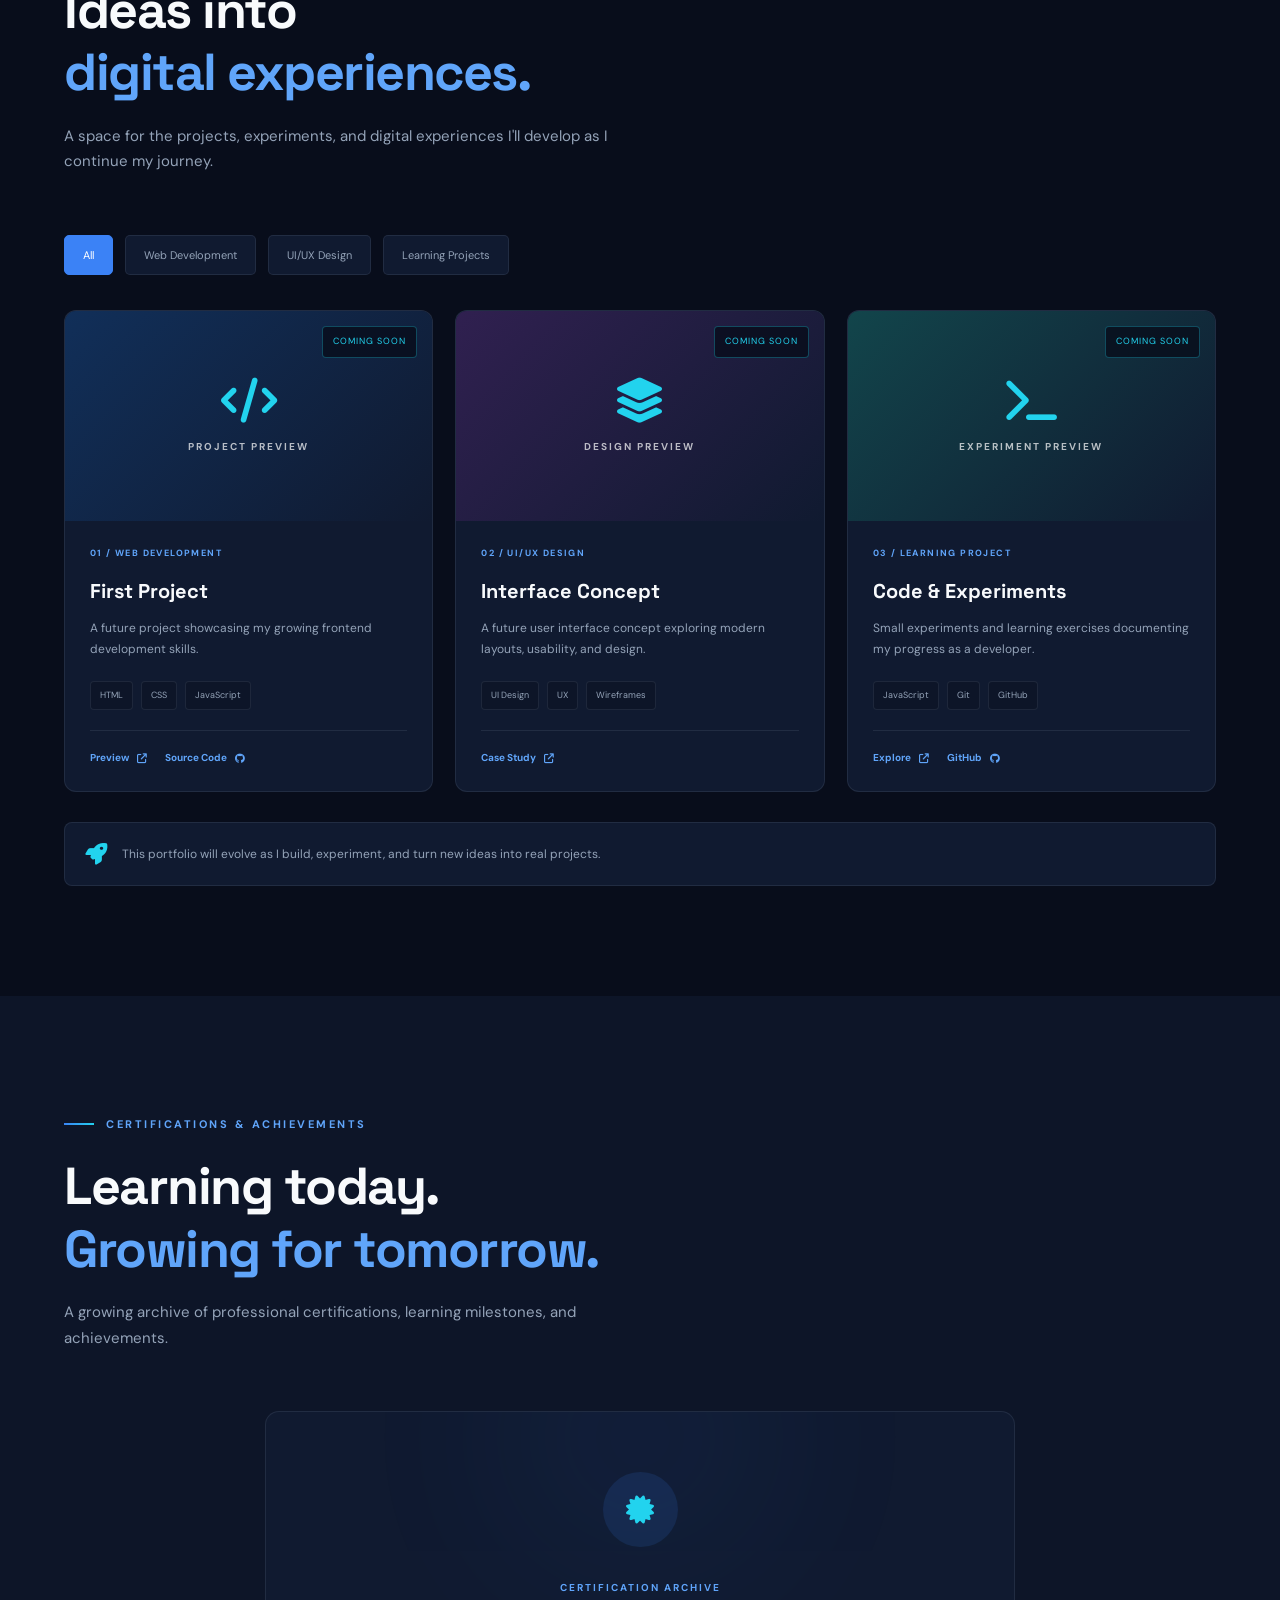
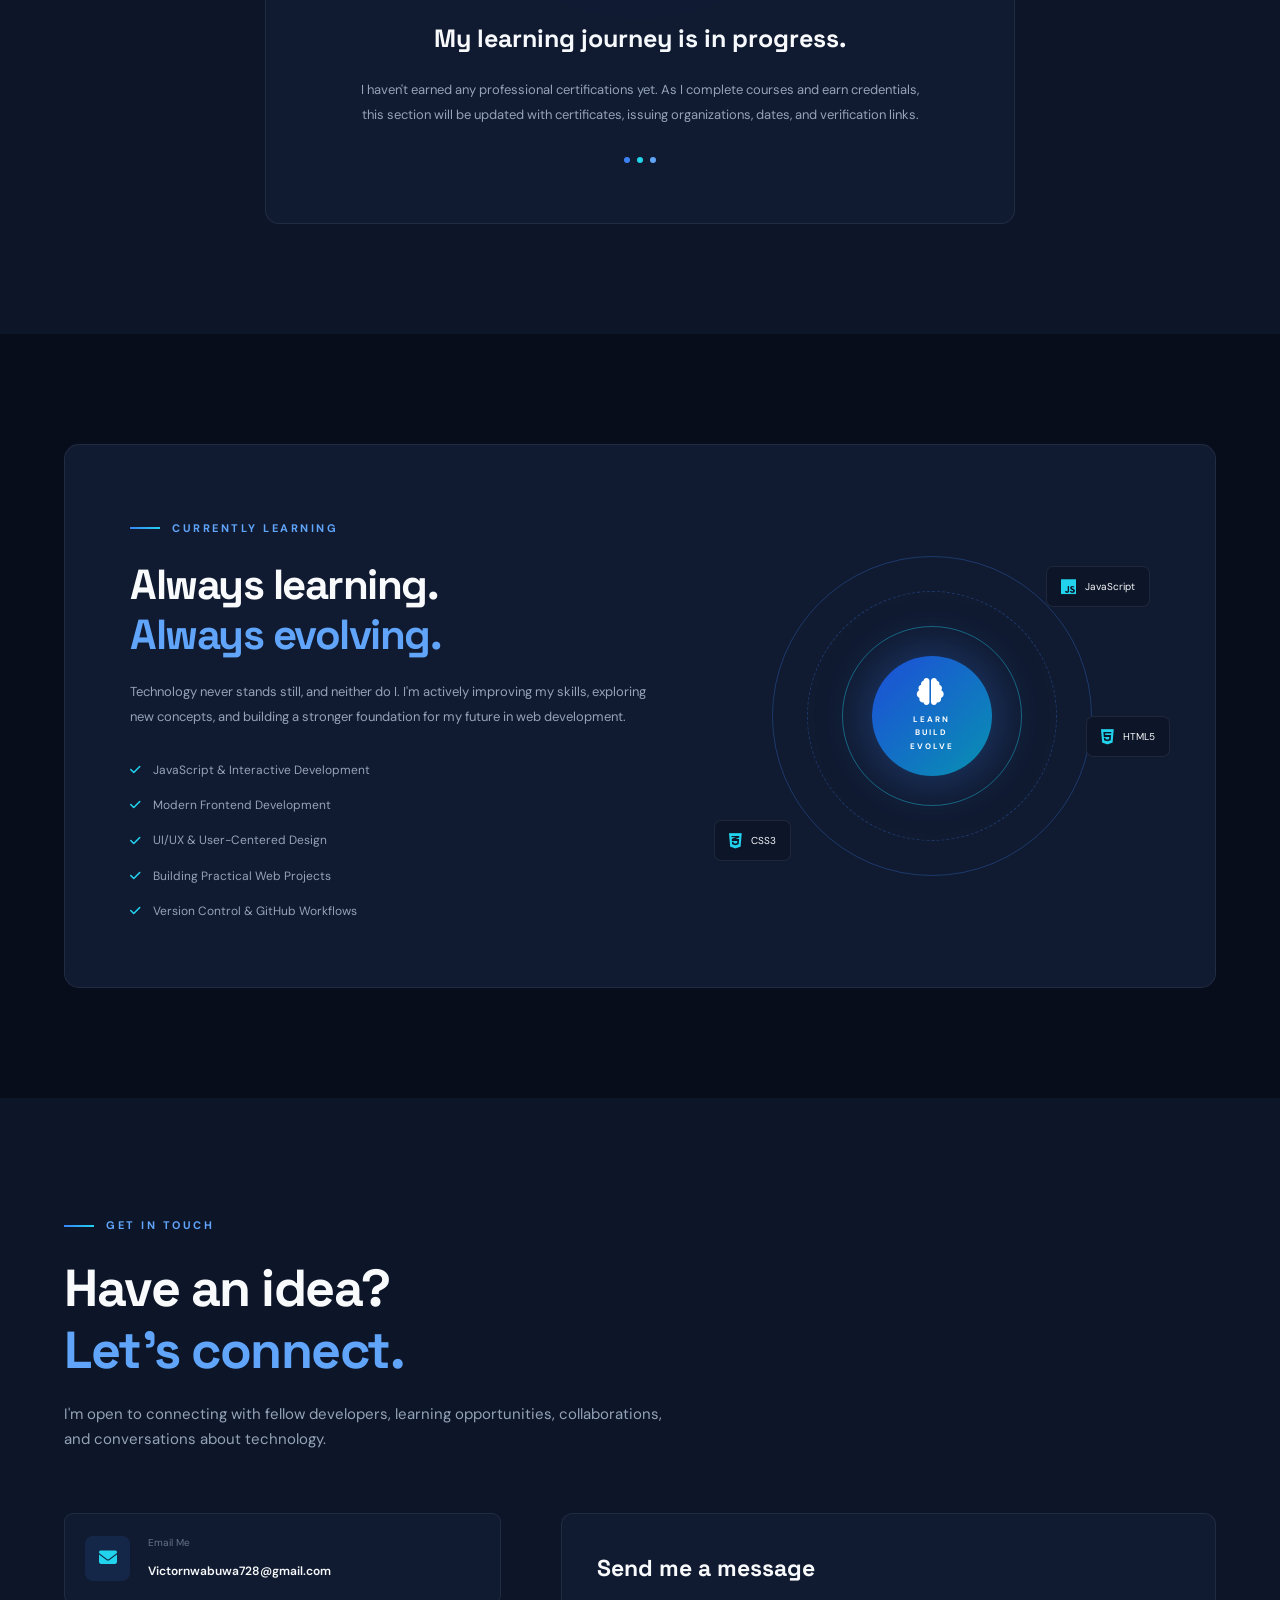
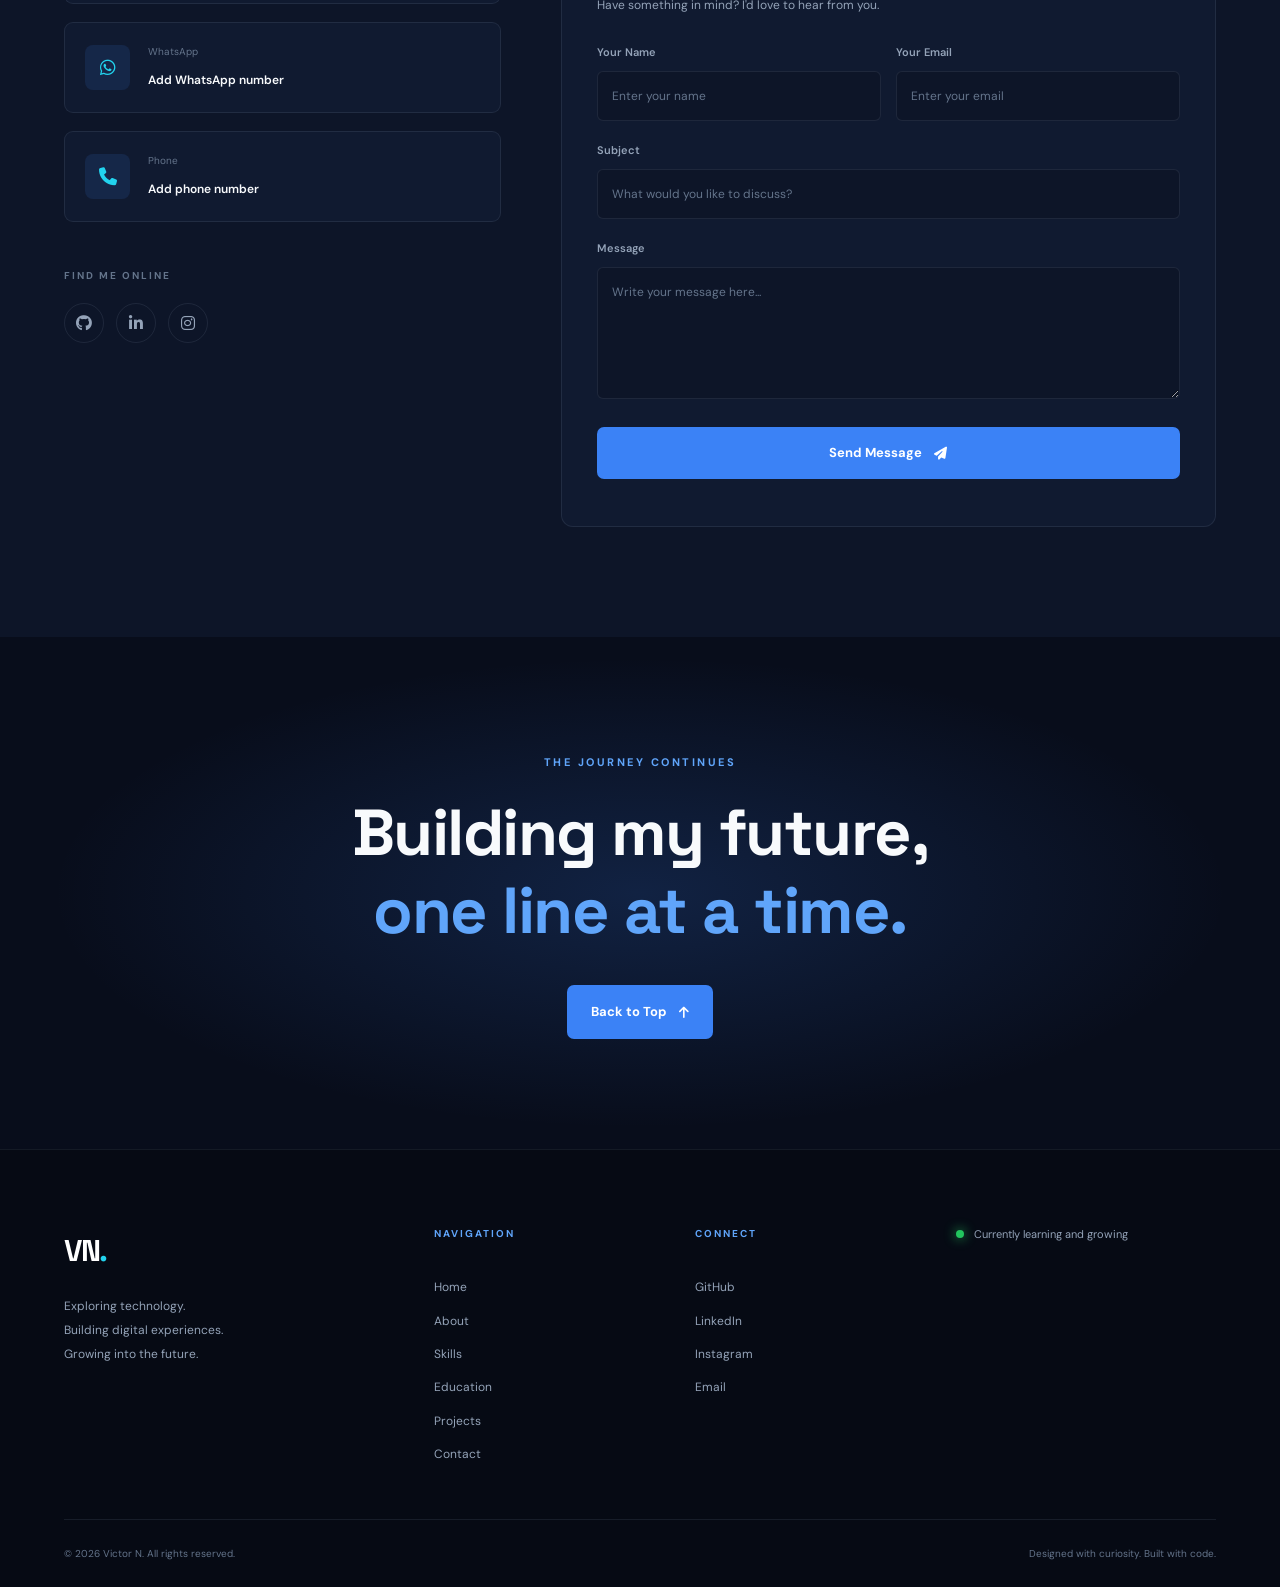
<file: victor-n-portfolio-single-file.html>
<!DOCTYPE html>
<html lang="en">
<head>
    <meta charset="UTF-8">
    <meta name="viewport" content="width=device-width, initial-scale=1.0">
    <meta name="theme-color" content="#080d1b">

    <meta name="description" content="Victor N. — Web Developer and UI/UX Designer passionate about modern web technologies, responsive design, and building digital experiences.">

    <meta name="keywords" content="Victor N, Web Developer, Frontend Developer, UI UX Designer, HTML, CSS, JavaScript, Portfolio">

    <meta name="author" content="Victor N.">

    <title>Victor N. | Web Developer & UI/UX Designer</title>

    <!-- GOOGLE FONTS -->
    <link rel="preconnect" href="https://fonts.googleapis.com">
    <link rel="preconnect" href="https://fonts.gstatic.com" crossorigin>

    <link href="https://fonts.googleapis.com/css2?family=DM+Sans:wght@400;500;600;700&family=Space+Grotesk:wght@400;500;600;700&display=swap" rel="stylesheet">

    <!-- FONT AWESOME ICONS -->
    <link rel="stylesheet" href="https://cdnjs.cloudflare.com/ajax/libs/font-awesome/6.5.2/css/all.min.css">

    <!-- MAIN STYLESHEET -->
    <style>
/* =========================================================
   VICTOR N. — PROFESSIONAL PORTFOLIO
   Main Stylesheet
   HTML5 + CSS3 + Vanilla JavaScript
========================================================= */


/* ================= ROOT VARIABLES ================= */

:root {
    --primary-bg: #080d1b;
    --secondary-bg: #0d1528;
    --card-bg: #101a30;
    --card-hover: #14213b;

    --accent: #3b82f6;
    --accent-light: #60a5fa;
    --cyan: #22d3ee;

    --text-primary: #f8fafc;
    --text-secondary: #94a3b8;
    --text-muted: #64748b;

    --border: rgba(148, 163, 184, 0.13);
    --border-hover: rgba(59, 130, 246, 0.5);

    --gradient: linear-gradient(135deg, #3b82f6, #22d3ee);

    --shadow: 0 20px 60px rgba(0, 0, 0, 0.25);

    --font-main: 'DM Sans', sans-serif;
    --font-heading: 'Space Grotesk', sans-serif;

    --container-width: 1200px;

    --transition: all 0.35s ease;
}


/* ================= LIGHT THEME ================= */

body.light-theme {
    --primary-bg: #f4f7fc;
    --secondary-bg: #eaf0fa;
    --card-bg: #ffffff;
    --card-hover: #f1f5fb;

    --text-primary: #101828;
    --text-secondary: #475569;
    --text-muted: #64748b;

    --border: rgba(15, 23, 42, 0.1);
    --border-hover: rgba(59, 130, 246, 0.5);

    --shadow: 0 20px 60px rgba(15, 23, 42, 0.08);
}


/* ================= RESET ================= */

* {
    margin: 0;
    padding: 0;
    box-sizing: border-box;
}

html {
    scroll-behavior: smooth;
    scroll-padding-top: 90px;
}

body {
    font-family: var(--font-main);
    background: var(--primary-bg);
    color: var(--text-primary);
    line-height: 1.7;
    overflow-x: hidden;
    transition: background 0.35s ease, color 0.35s ease;
}

body.menu-open {
    overflow: hidden;
}

a {
    color: inherit;
    text-decoration: none;
}

button,
input,
textarea {
    font: inherit;
}

button {
    cursor: pointer;
}

img {
    max-width: 100%;
    display: block;
}

::selection {
    background: var(--accent);
    color: #ffffff;
}


/* ================= GENERAL UTILITIES ================= */

.container {
    width: min(90%, var(--container-width));
    margin: 0 auto;
}

.section {
    padding: 110px 0;
    position: relative;
}

.section-heading {
    max-width: 720px;
    margin-bottom: 60px;
}

.section-tag {
    display: inline-flex;
    align-items: center;
    gap: 12px;
    color: var(--accent-light);
    font-size: 11px;
    font-weight: 700;
    letter-spacing: 2.5px;
    margin-bottom: 22px;
}

.tag-line {
    width: 30px;
    height: 2px;
    background: var(--gradient);
}

.section-heading h2,
.learning-content h2,
.cta-content h2 {
    font-family: var(--font-heading);
    font-size: clamp(34px, 5vw, 52px);
    font-weight: 700;
    line-height: 1.2;
    letter-spacing: -1.5px;
}

.section-heading h2 span,
.learning-content h2 span,
.cta-content h2 span {
    color: var(--accent-light);
}

.section-description {
    max-width: 600px;
    color: var(--text-secondary);
    margin-top: 20px;
    font-size: 15px;
}

.reveal {
    opacity: 0;
    transform: translateY(35px);
    transition: opacity 0.8s ease, transform 0.8s ease;
}

.reveal.visible {
    opacity: 1;
    transform: translateY(0);
}


/* ================= PRELOADER ================= */

.preloader {
    position: fixed;
    inset: 0;
    z-index: 9999;
    background: #080d1b;
    display: flex;
    flex-direction: column;
    align-items: center;
    justify-content: center;
    transition: opacity 0.5s ease, visibility 0.5s ease;
}

.preloader.hidden {
    opacity: 0;
    visibility: hidden;
}

.loader-logo {
    font-family: var(--font-heading);
    font-size: 55px;
    font-weight: 700;
    color: #ffffff;
}

.loader-logo span {
    color: var(--cyan);
}

.loader-line {
    width: 100px;
    height: 3px;
    margin-top: 20px;
    overflow: hidden;
    background: #1e293b;
    border-radius: 20px;
    position: relative;
}

.loader-line::after {
    content: "";
    position: absolute;
    width: 45%;
    height: 100%;
    background: var(--gradient);
    animation: loader 1.2s infinite ease-in-out;
}

@keyframes loader {
    from {
        left: -50%;
    }

    to {
        left: 110%;
    }
}


/* ================= HEADER ================= */

.header {
    position: fixed;
    top: 0;
    left: 0;
    width: 100%;
    z-index: 1000;
    padding: 20px 0;
    background: rgba(8, 13, 27, 0.8);
    backdrop-filter: blur(18px);
    border-bottom: 1px solid transparent;
    transition: var(--transition);
}

.light-theme .header {
    background: rgba(244, 247, 252, 0.88);
}

.header.scrolled {
    padding: 13px 0;
    border-color: var(--border);
}

.nav-container {
    display: flex;
    align-items: center;
    justify-content: space-between;
    gap: 25px;
}

.logo {
    font-family: var(--font-heading);
    font-size: 30px;
    font-weight: 700;
    letter-spacing: -2px;
}

.logo span {
    color: var(--cyan);
}

.navbar {
    display: flex;
    align-items: center;
    gap: 28px;
}

.nav-link {
    color: var(--text-secondary);
    font-size: 13px;
    font-weight: 500;
    transition: var(--transition);
    position: relative;
}

.nav-link:hover,
.nav-link.active {
    color: var(--accent-light);
}

.nav-link.active::after {
    content: "";
    position: absolute;
    bottom: -9px;
    left: 0;
    width: 100%;
    height: 2px;
    background: var(--accent);
}

.nav-actions {
    display: flex;
    align-items: center;
    gap: 16px;
}

.theme-toggle {
    width: 38px;
    height: 38px;
    border: 1px solid var(--border);
    background: var(--card-bg);
    color: var(--text-primary);
    border-radius: 50%;
    transition: var(--transition);
}

.theme-toggle:hover {
    color: var(--cyan);
    border-color: var(--accent);
    transform: rotate(20deg);
}

.nav-cta {
    display: flex;
    align-items: center;
    gap: 10px;
    background: var(--accent);
    color: #ffffff;
    padding: 11px 19px;
    border-radius: 7px;
    font-size: 12px;
    font-weight: 700;
    transition: var(--transition);
}

.nav-cta:hover {
    background: var(--cyan);
    color: #080d1b;
    transform: translateY(-3px);
}

.menu-toggle {
    display: none;
    border: none;
    background: transparent;
    width: 35px;
}

.menu-toggle span {
    display: block;
    height: 2px;
    background: var(--text-primary);
    margin: 7px 0;
    transition: var(--transition);
}


/* ================= HERO ================= */

.hero {
    min-height: 100vh;
    display: flex;
    align-items: center;
    padding-top: 140px;
    overflow: hidden;
}

.hero-grid-bg {
    position: absolute;
    inset: 0;
    opacity: 0.14;
    pointer-events: none;
    background-image:
        linear-gradient(var(--border) 1px, transparent 1px),
        linear-gradient(90deg, var(--border) 1px, transparent 1px);
    background-size: 60px 60px;
    mask-image: linear-gradient(to bottom, black, transparent);
}

.hero-container {
    display: grid;
    grid-template-columns: 1.1fr 0.9fr;
    align-items: center;
    gap: 70px;
    position: relative;
    z-index: 2;
}

.availability-badge {
    display: inline-flex;
    align-items: center;
    gap: 10px;
    padding: 9px 15px;
    border: 1px solid var(--border);
    background: var(--card-bg);
    border-radius: 50px;
    color: var(--text-secondary);
    font-size: 11px;
    margin-bottom: 30px;
}

.status-dot {
    width: 8px;
    height: 8px;
    border-radius: 50%;
    background: #22c55e;
    box-shadow: 0 0 12px #22c55e;
    display: inline-block;
    flex-shrink: 0;
}

.hero-intro {
    font-size: 13px;
    color: var(--accent-light);
    font-weight: 700;
    letter-spacing: 5px;
    margin-bottom: 10px;
}

.hero-name {
    font-family: var(--font-heading);
    font-size: clamp(65px, 8vw, 100px);
    font-weight: 700;
    line-height: 1.05;
    letter-spacing: -5px;
}

.hero-name span {
    color: var(--accent-light);
}

.hero-title {
    font-family: var(--font-heading);
    font-size: clamp(20px, 3vw, 29px);
    font-weight: 500;
    margin-top: 18px;
    min-height: 45px;
}

.title-prefix {
    color: var(--text-secondary);
}

.typing-text {
    color: var(--cyan);
}

.typing-cursor {
    color: var(--accent);
    animation: blink 0.8s infinite;
}

@keyframes blink {
    50% {
        opacity: 0;
    }
}

.hero-description {
    max-width: 560px;
    color: var(--text-secondary);
    font-size: 15px;
    margin: 25px 0 32px;
    line-height: 1.9;
}

.hero-buttons {
    display: flex;
    flex-wrap: wrap;
    gap: 15px;
}

.btn {
    display: inline-flex;
    align-items: center;
    justify-content: center;
    gap: 12px;
    padding: 15px 23px;
    border-radius: 7px;
    font-size: 13px;
    font-weight: 700;
    transition: var(--transition);
    border: 1px solid transparent;
}

.btn-primary {
    background: var(--accent);
    color: #ffffff;
}

.btn-primary:hover {
    background: var(--cyan);
    color: #080d1b;
    transform: translateY(-4px);
    box-shadow: 0 12px 35px rgba(59, 130, 246, 0.25);
}

.btn-outline {
    border-color: var(--border);
    color: var(--text-primary);
    background: transparent;
}

.btn-outline:hover {
    border-color: var(--accent);
    color: var(--accent-light);
    transform: translateY(-4px);
}

.hero-socials {
    display: flex;
    align-items: center;
    gap: 17px;
    margin-top: 45px;
}

.social-label {
    font-size: 10px;
    font-weight: 700;
    letter-spacing: 1.5px;
    color: var(--text-muted);
}

.social-link {
    width: 34px;
    height: 34px;
    display: flex;
    justify-content: center;
    align-items: center;
    border: 1px solid var(--border);
    border-radius: 50%;
    color: var(--text-secondary);
    transition: var(--transition);
}

.social-link:hover {
    color: var(--cyan);
    border-color: var(--accent);
    transform: translateY(-4px);
}


/* ================= HERO IMAGE ================= */

.hero-visual {
    position: relative;
    display: flex;
    justify-content: center;
    align-items: center;
    min-height: 530px;
}

.hero-image-glow {
    position: absolute;
    width: 340px;
    height: 340px;
    background: var(--accent);
    filter: blur(130px);
    opacity: 0.2;
    border-radius: 50%;
}

.hero-image-frame {
    width: min(100%, 360px);
    height: 445px;
    position: relative;
    z-index: 2;
    border: 1px solid rgba(96, 165, 250, 0.35);
    background: var(--card-bg);
    border-radius: 14px;
    padding: 12px;
    box-shadow: var(--shadow);
}

.image-top-label,
.image-bottom-label {
    display: flex;
    align-items: center;
    justify-content: space-between;
    font-size: 9px;
    font-weight: 700;
    letter-spacing: 1.3px;
    color: var(--text-muted);
    padding: 8px 5px;
}

.hero-image-placeholder {
    height: calc(100% - 60px);
    border-radius: 9px;
    background:
        radial-gradient(circle at 50% 30%, rgba(59, 130, 246, 0.25), transparent 45%),
        linear-gradient(145deg, #172844, #080d1b);
    display: flex;
    justify-content: center;
    align-items: center;
    border: 1px dashed rgba(96, 165, 250, 0.35);
    overflow: hidden;
    position: relative;
}

.placeholder-content {
    text-align: center;
    color: var(--text-secondary);
}

.placeholder-content i {
    font-size: 65px;
    color: var(--accent-light);
    margin-bottom: 20px;
}

.placeholder-content p {
    font-size: 11px;
    font-weight: 700;
    letter-spacing: 2px;
    color: #ffffff;
}

.placeholder-content span {
    font-size: 10px;
    display: block;
    margin-top: 8px;
    color: #94a3b8;
}

.floating-card {
    position: absolute;
    z-index: 3;
    background: var(--card-bg);
    border: 1px solid var(--border);
    border-radius: 10px;
    padding: 14px;
    display: flex;
    align-items: center;
    gap: 12px;
    box-shadow: var(--shadow);
    animation: floating 4s ease-in-out infinite;
}

.floating-card-top {
    top: 65px;
    left: -45px;
}

.floating-card-bottom {
    bottom: 70px;
    right: -45px;
    animation-delay: 1s;
}

.floating-icon {
    width: 39px;
    height: 39px;
    background: rgba(59, 130, 246, 0.15);
    border-radius: 8px;
    display: grid;
    place-items: center;
    color: var(--cyan);
}

.floating-card-label {
    display: block;
    font-size: 9px;
    color: var(--text-muted);
    margin-bottom: 3px;
}

.floating-card strong {
    font-size: 11px;
    display: block;
}

@keyframes floating {
    50% {
        transform: translateY(-12px);
    }
}

.hero-orbit {
    position: absolute;
    border: 1px solid rgba(59, 130, 246, 0.18);
    border-radius: 50%;
    pointer-events: none;
}

.orbit-one {
    width: 480px;
    height: 480px;
}

.orbit-two {
    width: 550px;
    height: 550px;
    border-style: dashed;
}

.scroll-indicator {
    position: absolute;
    bottom: 30px;
    left: 50%;
    transform: translateX(-50%);
    display: flex;
    align-items: center;
    gap: 12px;
    color: var(--text-muted);
    font-size: 9px;
    font-weight: 700;
    letter-spacing: 2px;
}

.scroll-indicator i {
    color: var(--cyan);
    animation: scrollArrow 1.5s infinite;
}

@keyframes scrollArrow {
    50% {
        transform: translateY(6px);
    }
}


/* ================= ABOUT ================= */

.about {
    background: var(--secondary-bg);
}

.about-grid {
    display: grid;
    grid-template-columns: 1fr 1fr;
    gap: 75px;
    align-items: start;
}

.about-text p {
    color: var(--text-secondary);
    font-size: 14px;
    margin-bottom: 22px;
    line-height: 1.95;
}

.about-text .about-lead {
    color: var(--text-primary);
    font-family: var(--font-heading);
    font-size: 21px;
    font-weight: 500;
    line-height: 1.6;
}

.text-link {
    display: inline-flex;
    align-items: center;
    gap: 12px;
    color: var(--accent-light);
    font-size: 13px;
    font-weight: 700;
    margin-top: 10px;
}

.text-link i {
    transition: var(--transition);
}

.text-link:hover i {
    transform: translateX(6px);
}

.about-details {
    display: grid;
    grid-template-columns: repeat(2, 1fr);
    gap: 17px;
}

.detail-card {
    background: var(--card-bg);
    padding: 25px;
    border: 1px solid var(--border);
    border-radius: 10px;
    transition: var(--transition);
}

.detail-card:hover {
    transform: translateY(-7px);
    border-color: var(--border-hover);
}

.detail-icon {
    width: 45px;
    height: 45px;
    display: grid;
    place-items: center;
    background: rgba(59, 130, 246, 0.13);
    border-radius: 9px;
    color: var(--cyan);
    margin-bottom: 20px;
    font-size: 18px;
}

.detail-card h3 {
    font-family: var(--font-heading);
    font-size: 17px;
    margin-bottom: 10px;
}

.detail-card p {
    font-size: 12px;
    color: var(--text-secondary);
    line-height: 1.8;
}


/* ================= SKILLS ================= */

.skills-grid {
    display: grid;
    grid-template-columns: repeat(3, 1fr);
    gap: 20px;
}

.skill-card {
    padding: 28px;
    background: var(--card-bg);
    border: 1px solid var(--border);
    border-radius: 12px;
    transition: var(--transition);
    position: relative;
    overflow: hidden;
}

.skill-card::before {
    content: "";
    position: absolute;
    top: 0;
    left: 0;
    width: 0;
    height: 2px;
    background: var(--gradient);
    transition: width 0.5s ease;
}

.skill-card:hover::before {
    width: 100%;
}

.skill-card:hover {
    transform: translateY(-8px);
    border-color: var(--border-hover);
    background: var(--card-hover);
}

.skill-card-top {
    display: flex;
    justify-content: space-between;
    align-items: center;
    margin-bottom: 25px;
}

.skill-number {
    font-family: var(--font-heading);
    color: var(--text-muted);
    font-size: 12px;
}

.skill-icon {
    font-size: 30px;
}

.html-icon {
    color: #f97316;
}

.css-icon {
    color: #3b82f6;
}

.js-icon {
    color: #facc15;
}

.responsive-icon {
    color: #22d3ee;
}

.ux-icon {
    color: #c084fc;
}

.git-icon {
    color: #f97316;
}

.skill-card h3 {
    font-family: var(--font-heading);
    font-size: 20px;
    margin-bottom: 12px;
}

.skill-card p {
    font-size: 13px;
    color: var(--text-secondary);
    line-height: 1.85;
    min-height: 75px;
}

.skill-category {
    display: inline-block;
    color: var(--accent-light);
    font-size: 9px;
    font-weight: 700;
    letter-spacing: 1.5px;
    margin-top: 23px;
}

.skills-note {
    display: flex;
    align-items: center;
    gap: 15px;
    padding: 20px;
    background: rgba(59, 130, 246, 0.08);
    border: 1px solid rgba(59, 130, 246, 0.2);
    border-radius: 8px;
    margin-top: 30px;
}

.skills-note i {
    color: var(--cyan);
    font-size: 20px;
}

.skills-note p {
    color: var(--text-secondary);
    font-size: 12px;
}


/* ================= EDUCATION ================= */

.education {
    background: var(--secondary-bg);
}

.education-timeline {
    max-width: 850px;
    margin: auto;
    position: relative;
}

.education-timeline::before {
    content: "";
    position: absolute;
    left: 25px;
    top: 30px;
    bottom: 30px;
    width: 1px;
    background: linear-gradient(var(--accent), var(--cyan), transparent);
}

.timeline-item {
    display: flex;
    gap: 30px;
    position: relative;
    margin-bottom: 40px;
}

.timeline-marker {
    width: 50px;
    height: 50px;
    flex-shrink: 0;
    border-radius: 50%;
    background: var(--card-bg);
    border: 1px solid var(--accent);
    display: grid;
    place-items: center;
    color: var(--cyan);
    position: relative;
    z-index: 2;
}

.timeline-content {
    flex: 1;
    padding: 30px;
    background: var(--card-bg);
    border: 1px solid var(--border);
    border-radius: 12px;
    transition: var(--transition);
}

.timeline-content:hover {
    border-color: var(--border-hover);
    transform: translateX(7px);
}

.timeline-date {
    display: inline-block;
    color: var(--accent-light);
    font-size: 10px;
    font-weight: 700;
    letter-spacing: 2px;
    margin-bottom: 12px;
}

.timeline-content h3 {
    font-family: var(--font-heading);
    font-size: 21px;
}

.timeline-content h4 {
    color: var(--cyan);
    font-size: 13px;
    font-weight: 500;
    margin: 8px 0 15px;
}

.timeline-content p {
    font-size: 13px;
    color: var(--text-secondary);
    line-height: 1.9;
}

.timeline-tags {
    display: flex;
    flex-wrap: wrap;
    gap: 9px;
    margin-top: 20px;
}

.timeline-tags span {
    background: rgba(59, 130, 246, 0.1);
    color: var(--accent-light);
    padding: 6px 11px;
    border-radius: 4px;
    font-size: 10px;
}


/* ================= PROJECTS ================= */

.projects {
    background: var(--primary-bg);
}

.project-filters {
    display: flex;
    flex-wrap: wrap;
    gap: 12px;
    margin-bottom: 35px;
}

.filter-btn {
    padding: 10px 18px;
    background: var(--card-bg);
    border: 1px solid var(--border);
    color: var(--text-secondary);
    border-radius: 5px;
    font-size: 11px;
    transition: var(--transition);
}

.filter-btn:hover,
.filter-btn.active {
    background: var(--accent);
    color: #ffffff;
    border-color: var(--accent);
}

.projects-grid {
    display: grid;
    grid-template-columns: repeat(3, 1fr);
    gap: 22px;
}

.project-card {
    background: var(--card-bg);
    border: 1px solid var(--border);
    border-radius: 12px;
    overflow: hidden;
    transition: var(--transition);
}

.project-card:hover {
    transform: translateY(-8px);
    border-color: var(--border-hover);
    box-shadow: var(--shadow);
}

.project-card.hidden {
    display: none;
}

.project-image {
    height: 210px;
    display: flex;
    align-items: center;
    justify-content: center;
    position: relative;
    overflow: hidden;
}

.project-placeholder-one {
    background: linear-gradient(135deg, #112f59, #101a30);
}

.project-placeholder-two {
    background: linear-gradient(135deg, #302050, #101a30);
}

.project-placeholder-three {
    background: linear-gradient(135deg, #12454b, #101a30);
}

.project-placeholder-content {
    display: flex;
    flex-direction: column;
    align-items: center;
    gap: 15px;
    color: rgba(255, 255, 255, 0.7);
}

.project-placeholder-content i {
    font-size: 45px;
    color: var(--cyan);
}

.project-placeholder-content span {
    font-size: 10px;
    letter-spacing: 2px;
    font-weight: 700;
}

.project-status {
    position: absolute;
    top: 15px;
    right: 15px;
    padding: 7px 10px;
    background: rgba(8, 13, 27, 0.8);
    border: 1px solid rgba(34, 211, 238, 0.3);
    border-radius: 4px;
    color: var(--cyan);
    font-size: 9px;
    letter-spacing: 1px;
}

.project-info {
    padding: 25px;
}

.project-meta {
    color: var(--accent-light);
    font-size: 9px;
    font-weight: 700;
    letter-spacing: 1.4px;
    margin-bottom: 12px;
}

.project-info h3 {
    font-family: var(--font-heading);
    font-size: 20px;
    margin-bottom: 10px;
}

.project-info p {
    font-size: 12px;
    color: var(--text-secondary);
    line-height: 1.8;
}

.project-tech {
    display: flex;
    flex-wrap: wrap;
    gap: 8px;
    margin: 20px 0;
}

.project-tech span {
    font-size: 9px;
    color: var(--text-secondary);
    background: var(--secondary-bg);
    border: 1px solid var(--border);
    padding: 6px 9px;
    border-radius: 4px;
}

.project-links {
    display: flex;
    flex-wrap: wrap;
    gap: 18px;
    border-top: 1px solid var(--border);
    padding-top: 18px;
}

.project-link {
    display: flex;
    align-items: center;
    gap: 8px;
    font-size: 10px;
    font-weight: 700;
    color: var(--accent-light);
}

.project-link:hover {
    color: var(--cyan);
}

.projects-empty-note {
    display: flex;
    align-items: center;
    gap: 15px;
    padding: 20px;
    border: 1px solid var(--border);
    border-radius: 8px;
    margin-top: 30px;
    background: var(--card-bg);
}

.projects-empty-note i {
    color: var(--cyan);
    font-size: 22px;
}

.projects-empty-note p {
    font-size: 12px;
    color: var(--text-secondary);
}


/* ================= CERTIFICATIONS ================= */

.certifications {
    background: var(--secondary-bg);
}

.certification-empty {
    max-width: 750px;
    margin: auto;
    text-align: center;
    padding: 60px 40px;
    background: var(--card-bg);
    border: 1px solid var(--border);
    border-radius: 14px;
    position: relative;
    overflow: hidden;
}

.certification-empty::before {
    content: "";
    position: absolute;
    width: 250px;
    height: 250px;
    background: var(--accent);
    opacity: 0.08;
    filter: blur(100px);
    border-radius: 50%;
    top: -100px;
    left: 50%;
    transform: translateX(-50%);
}

.certification-icon {
    width: 75px;
    height: 75px;
    display: grid;
    place-items: center;
    margin: 0 auto 25px;
    border-radius: 50%;
    background: rgba(59, 130, 246, 0.13);
    color: var(--cyan);
    font-size: 28px;
    position: relative;
}

.certification-label {
    color: var(--accent-light);
    font-size: 10px;
    font-weight: 700;
    letter-spacing: 2px;
}

.certification-empty h3 {
    font-family: var(--font-heading);
    font-size: 25px;
    margin: 18px 0;
}

.certification-empty p {
    max-width: 560px;
    margin: auto;
    color: var(--text-secondary);
    font-size: 13px;
    line-height: 1.9;
}

.certification-decoration {
    display: flex;
    justify-content: center;
    gap: 7px;
    margin-top: 30px;
}

.certification-decoration span {
    width: 6px;
    height: 6px;
    border-radius: 50%;
    background: var(--accent);
}

.certification-decoration span:nth-child(2) {
    background: var(--cyan);
}

.certification-decoration span:nth-child(3) {
    background: var(--accent-light);
}


/* ================= CURRENTLY LEARNING ================= */

.learning {
    background: var(--primary-bg);
}

.learning-panel {
    display: grid;
    grid-template-columns: 1.1fr 0.9fr;
    align-items: center;
    gap: 50px;
    background: var(--card-bg);
    border: 1px solid var(--border);
    padding: 65px;
    border-radius: 15px;
    overflow: hidden;
}

.learning-content h2 {
    font-size: 42px;
    margin-bottom: 20px;
}

.learning-content > p {
    font-size: 13px;
    color: var(--text-secondary);
    line-height: 1.9;
    margin-bottom: 30px;
}

.learning-list {
    display: flex;
    flex-direction: column;
    gap: 15px;
}

.learning-item {
    display: flex;
    align-items: center;
    gap: 12px;
    color: var(--text-secondary);
    font-size: 12px;
}

.learning-item i {
    color: var(--cyan);
    font-size: 12px;
}

.learning-visual {
    min-height: 350px;
    position: relative;
    display: flex;
    justify-content: center;
    align-items: center;
}

.learning-circle {
    position: absolute;
    border-radius: 50%;
    border: 1px solid rgba(59, 130, 246, 0.3);
}

.circle-large {
    width: 320px;
    height: 320px;
    animation: rotateCircle 25s linear infinite;
}

.circle-medium {
    width: 250px;
    height: 250px;
    border-style: dashed;
    animation: rotateCircle 18s linear infinite reverse;
}

.circle-small {
    width: 180px;
    height: 180px;
    border-color: rgba(34, 211, 238, 0.4);
}

@keyframes rotateCircle {
    to {
        transform: rotate(360deg);
    }
}

.learning-core {
    width: 120px;
    height: 120px;
    background: linear-gradient(135deg, #1d4ed8, #0891b2);
    border-radius: 50%;
    display: flex;
    flex-direction: column;
    justify-content: center;
    align-items: center;
    color: #ffffff;
    box-shadow: 0 0 55px rgba(59, 130, 246, 0.4);
    z-index: 2;
    font-size: 8px;
    font-weight: 700;
    letter-spacing: 2px;
}

.learning-core i {
    font-size: 27px;
    margin-bottom: 7px;
}

.learning-floating {
    position: absolute;
    display: flex;
    align-items: center;
    gap: 9px;
    padding: 11px 14px;
    border: 1px solid var(--border);
    background: var(--secondary-bg);
    border-radius: 7px;
    font-size: 10px;
    color: var(--text-primary);
    z-index: 3;
}

.learning-floating i {
    color: var(--cyan);
    font-size: 17px;
}

.learning-floating-one {
    top: 25px;
    right: 0;
}

.learning-floating-two {
    bottom: 30px;
    left: 0;
}

.learning-floating-three {
    top: 50%;
    right: -20px;
}


/* ================= CONTACT ================= */

.contact {
    background: var(--secondary-bg);
}

.contact-grid {
    display: grid;
    grid-template-columns: 0.8fr 1.2fr;
    gap: 60px;
    align-items: start;
}

.contact-info {
    display: flex;
    flex-direction: column;
    gap: 18px;
}

.contact-info-card {
    display: flex;
    align-items: center;
    gap: 18px;
    padding: 20px;
    background: var(--card-bg);
    border: 1px solid var(--border);
    border-radius: 9px;
    transition: var(--transition);
}

.contact-info-card:hover {
    border-color: var(--border-hover);
    transform: translateX(5px);
}

.contact-card-icon {
    width: 45px;
    height: 45px;
    background: rgba(59, 130, 246, 0.12);
    border-radius: 8px;
    display: grid;
    place-items: center;
    color: var(--cyan);
    font-size: 18px;
    flex-shrink: 0;
}

.contact-info-card span {
    display: block;
    font-size: 10px;
    color: var(--text-muted);
    margin-bottom: 5px;
}

.contact-info-card a {
    font-size: 12px;
    font-weight: 600;
    color: var(--text-primary);
}

.contact-info-card a:hover {
    color: var(--cyan);
}

.contact-socials {
    margin-top: 20px;
}

.contact-socials > span {
    color: var(--text-muted);
    font-size: 10px;
    font-weight: 700;
    letter-spacing: 2px;
}

.social-icons {
    display: flex;
    gap: 12px;
    margin-top: 15px;
}

.social-icons a {
    width: 40px;
    height: 40px;
    border: 1px solid var(--border);
    border-radius: 50%;
    display: grid;
    place-items: center;
    color: var(--text-secondary);
    transition: var(--transition);
}

.social-icons a:hover {
    background: var(--accent);
    color: #ffffff;
    border-color: var(--accent);
}


/* ================= CONTACT FORM ================= */

.contact-form {
    background: var(--card-bg);
    border: 1px solid var(--border);
    border-radius: 12px;
    padding: 35px;
}

.form-heading {
    margin-bottom: 28px;
}

.form-heading h3 {
    font-family: var(--font-heading);
    font-size: 23px;
    margin-bottom: 7px;
}

.form-heading p {
    color: var(--text-secondary);
    font-size: 12px;
}

.form-row {
    display: grid;
    grid-template-columns: 1fr 1fr;
    gap: 15px;
}

.form-group {
    margin-bottom: 20px;
}

.form-group label {
    display: block;
    font-size: 11px;
    font-weight: 600;
    margin-bottom: 9px;
    color: var(--text-secondary);
}

.form-group input,
.form-group textarea {
    width: 100%;
    background: var(--secondary-bg);
    border: 1px solid var(--border);
    border-radius: 6px;
    padding: 14px;
    color: var(--text-primary);
    outline: none;
    font-size: 12px;
    transition: var(--transition);
}

.form-group textarea {
    resize: vertical;
    min-height: 130px;
}

.form-group input:focus,
.form-group textarea:focus {
    border-color: var(--accent);
    box-shadow: 0 0 0 3px rgba(59, 130, 246, 0.1);
}

.form-group input::placeholder,
.form-group textarea::placeholder {
    color: var(--text-muted);
}

.form-submit {
    border: none;
    width: 100%;
}

.form-notice {
    font-size: 11px;
    margin-top: 12px;
    color: var(--cyan);
}


/* ================= FINAL CTA ================= */

.final-cta {
    background:
        radial-gradient(ellipse at center, rgba(59, 130, 246, 0.18), transparent 65%),
        var(--primary-bg);
    text-align: center;
}

.cta-content {
    max-width: 750px;
    margin: auto;
}

.cta-content h2 {
    font-size: clamp(38px, 6vw, 65px);
    margin-bottom: 35px;
}

.cta-content .btn {
    margin: auto;
}


/* ================= FOOTER ================= */

.footer {
    background: #060a14;
    padding: 75px 0 25px;
    border-top: 1px solid rgba(148, 163, 184, 0.1);
}

.light-theme .footer {
    background: #e8eef7;
}

.footer-main {
    display: grid;
    grid-template-columns: 1.5fr 1fr 1fr 1.2fr;
    gap: 45px;
    padding-bottom: 55px;
}

.footer-brand .logo {
    display: inline-block;
    color: #ffffff;
}

.footer-brand p {
    font-size: 12px;
    color: #94a3b8;
    line-height: 2;
    margin-top: 18px;
}

.footer-heading {
    display: block;
    font-size: 10px;
    color: #60a5fa;
    font-weight: 700;
    letter-spacing: 2px;
    margin-bottom: 22px;
}

.footer-navigation,
.footer-connect {
    display: flex;
    flex-direction: column;
    align-items: flex-start;
    gap: 13px;
}

.footer-navigation a,
.footer-connect a {
    color: #94a3b8;
    font-size: 12px;
    transition: var(--transition);
}

.footer-navigation a:hover,
.footer-connect a:hover {
    color: #22d3ee;
    transform: translateX(4px);
}

.footer-status {
    display: flex;
    align-items: center;
    gap: 10px;
    align-self: start;
}

.footer-status p {
    color: #94a3b8;
    font-size: 11px;
}

.footer-bottom {
    display: flex;
    justify-content: space-between;
    align-items: center;
    gap: 20px;
    border-top: 1px solid rgba(148, 163, 184, 0.12);
    padding-top: 25px;
}

.footer-bottom p {
    color: #64748b;
    font-size: 10px;
}

.footer-made {
    text-align: right;
}


/* ================= BACK TO TOP ================= */

.back-to-top {
    position: fixed;
    bottom: 30px;
    right: 30px;
    width: 45px;
    height: 45px;
    border-radius: 8px;
    border: none;
    background: var(--accent);
    color: #ffffff;
    z-index: 900;
    opacity: 0;
    visibility: hidden;
    transform: translateY(15px);
    transition: var(--transition);
    box-shadow: 0 8px 25px rgba(59, 130, 246, 0.3);
}

.back-to-top.show {
    opacity: 1;
    visibility: visible;
    transform: translateY(0);
}

.back-to-top:hover {
    background: var(--cyan);
    color: #080d1b;
}


/* ================= TOAST NOTIFICATION ================= */

.toast {
    position: fixed;
    bottom: 30px;
    left: 30px;
    max-width: 350px;
    background: var(--card-bg);
    border: 1px solid var(--border);
    border-radius: 9px;
    padding: 15px 18px;
    display: flex;
    align-items: center;
    gap: 12px;
    z-index: 2000;
    box-shadow: var(--shadow);
    transform: translateY(120px);
    opacity: 0;
    visibility: hidden;
    transition: var(--transition);
}

.toast.show {
    transform: translateY(0);
    opacity: 1;
    visibility: visible;
}

.toast-icon {
    color: var(--cyan);
}

.toast-message {
    font-size: 11px;
    color: var(--text-secondary);
    flex: 1;
}

.toast-close {
    border: none;
    background: transparent;
    color: var(--text-muted);
}


/* ================= RESPONSIVE DESIGN ================= */


/* LARGE TABLETS */

@media (max-width: 1100px) {

    .navbar {
        gap: 17px;
    }

    .nav-link {
        font-size: 11px;
    }

    .hero-container {
        gap: 35px;
    }

    .hero-name {
        font-size: 75px;
    }

    .projects-grid {
        grid-template-columns: repeat(2, 1fr);
    }

    .footer-main {
        grid-template-columns: repeat(2, 1fr);
    }

    .learning-panel {
        padding: 40px;
    }

}


/* TABLETS */

@media (max-width: 850px) {

    .section {
        padding: 85px 0;
    }

    .navbar {
        position: fixed;
        top: 75px;
        right: -100%;
        width: 300px;
        height: calc(100vh - 75px);
        background: var(--secondary-bg);
        border-left: 1px solid var(--border);
        padding: 35px;
        display: flex;
        flex-direction: column;
        align-items: flex-start;
        gap: 25px;
        transition: var(--transition);
        overflow-y: auto;
    }

    .navbar.active {
        right: 0;
    }

    .nav-link {
        font-size: 15px;
    }

    .nav-link.active::after {
        display: none;
    }

    .menu-toggle {
        display: block;
    }

    .menu-toggle.active span:first-child {
        transform: translateY(4.5px) rotate(45deg);
    }

    .menu-toggle.active span:last-child {
        transform: translateY(-4.5px) rotate(-45deg);
    }

    .hero-container {
        grid-template-columns: 1fr;
        text-align: center;
    }

    .hero-content {
        max-width: 700px;
        margin: auto;
    }

    .hero-description {
        margin-left: auto;
        margin-right: auto;
    }

    .hero-buttons,
    .hero-socials {
        justify-content: center;
    }

    .hero-visual {
        margin-top: 30px;
    }

    .floating-card-top {
        left: 5%;
    }

    .floating-card-bottom {
        right: 5%;
    }

    .about-grid {
        grid-template-columns: 1fr;
        gap: 45px;
    }

    .skills-grid {
        grid-template-columns: repeat(2, 1fr);
    }

    .learning-panel {
        grid-template-columns: 1fr;
    }

    .learning-visual {
        min-height: 380px;
    }

    .contact-grid {
        grid-template-columns: 1fr;
        gap: 40px;
    }

}


/* MOBILE DEVICES */

@media (max-width: 600px) {

    .container {
        width: 90%;
    }

    .section {
        padding: 75px 0;
    }

    .section-heading {
        margin-bottom: 40px;
    }

    .section-heading h2 {
        font-size: 35px;
    }

    .nav-cta {
        display: none;
    }

    .logo {
        font-size: 27px;
    }

    .hero {
        padding-top: 120px;
        padding-bottom: 90px;
        min-height: auto;
    }

    .hero-name {
        font-size: clamp(55px, 13vw, 75px);
        letter-spacing: -3px;
    }

    .hero-title {
        font-size: 21px;
    }

    .hero-intro {
        font-size: 11px;
    }

    .hero-description {
        font-size: 13px;
    }

    .hero-buttons {
        flex-direction: column;
        align-items: stretch;
    }

    .hero-buttons .btn {
        width: 100%;
    }

    .hero-socials {
        flex-wrap: wrap;
        gap: 12px;
    }

    .social-label {
        width: 100%;
    }

    .hero-visual {
        min-height: 440px;
    }

    .hero-image-frame {
        width: 290px;
        height: 390px;
    }

    .hero-orbit {
        display: none;
    }

    .floating-card {
        padding: 10px;
        gap: 8px;
    }

    .floating-card-top {
        top: 30px;
        left: -5px;
    }

    .floating-card-bottom {
        bottom: 25px;
        right: -5px;
    }

    .floating-card strong {
        font-size: 9px;
    }

    .floating-card-label {
        font-size: 8px;
    }

    .floating-icon {
        width: 32px;
        height: 32px;
    }

    .scroll-indicator {
        display: none;
    }

    .about-details {
        grid-template-columns: 1fr 1fr;
        gap: 12px;
    }

    .detail-card {
        padding: 17px;
    }

    .detail-card h3 {
        font-size: 14px;
    }

    .detail-card p {
        font-size: 11px;
    }

    .skills-grid {
        grid-template-columns: 1fr;
    }

    .skill-card {
        padding: 25px;
    }

    .skill-card p {
        min-height: auto;
    }

    .education-timeline::before {
        left: 19px;
    }

    .timeline-item {
        gap: 15px;
    }

    .timeline-marker {
        width: 40px;
        height: 40px;
        font-size: 12px;
    }

    .timeline-content {
        padding: 20px;
    }

    .timeline-content h3 {
        font-size: 17px;
    }

    .timeline-content p {
        font-size: 12px;
    }

    .projects-grid {
        grid-template-columns: 1fr;
    }

    .project-filters {
        gap: 8px;
    }

    .filter-btn {
        padding: 9px 12px;
        font-size: 10px;
    }

    .certification-empty {
        padding: 40px 22px;
    }

    .certification-empty h3 {
        font-size: 20px;
    }

    .certification-empty p {
        font-size: 12px;
    }

    .learning-panel {
        padding: 25px 18px;
        gap: 20px;
    }

    .learning-content h2 {
        font-size: 34px;
    }

    .learning-visual {
        min-height: 320px;
    }

    .circle-large {
        width: 260px;
        height: 260px;
    }

    .circle-medium {
        width: 210px;
        height: 210px;
    }

    .circle-small {
        width: 150px;
        height: 150px;
    }

    .learning-floating {
        padding: 8px;
        font-size: 9px;
    }

    .learning-floating-one {
        right: -5px;
    }

    .learning-floating-three {
        right: -5px;
    }

    .form-row {
        grid-template-columns: 1fr;
        gap: 0;
    }

    .contact-form {
        padding: 22px;
    }

    .footer-main {
        grid-template-columns: 1fr 1fr;
        gap: 35px 20px;
    }

    .footer-bottom {
        flex-direction: column;
        align-items: flex-start;
    }

    .footer-made {
        text-align: left;
    }

    .toast {
        left: 5%;
        bottom: 20px;
        max-width: 90%;
    }

    .back-to-top {
        right: 18px;
        bottom: 20px;
    }

}


/* SMALL MOBILE DEVICES */

@media (max-width: 380px) {

    .hero-name {
        font-size: 52px;
    }

    .hero-image-frame {
        width: 260px;
    }

    .about-details {
        grid-template-columns: 1fr;
    }

    .footer-main {
        grid-template-columns: 1fr;
    }

    .learning-content h2 {
        font-size: 30px;
    }

}


/* ================= ACCESSIBILITY ================= */

button:focus-visible,
a:focus-visible,
input:focus-visible,
textarea:focus-visible {
    outline: 2px solid var(--cyan);
    outline-offset: 4px;
}


/* ================= REDUCED MOTION ================= */

@media (prefers-reduced-motion: reduce) {

    *,
    *::before,
    *::after {
        scroll-behavior: auto !important;
        animation-duration: 0.01ms !important;
        animation-iteration-count: 1 !important;
        transition-duration: 0.01ms !important;
    }

    .reveal {
        opacity: 1;
        transform: none;
    }

}


/* PORTRAIT IMAGE INTEGRATION */
.profile-image { width:100%; height:100%; display:block; object-fit:cover; object-position:center top; border-radius:inherit; }
.about-grid { grid-template-columns: minmax(250px, .85fr) minmax(0, 1.15fr); gap: 55px; align-items:center; }
.about-image { grid-column:1; grid-row:1; width:100%; max-width:420px; overflow:hidden; border-radius:18px; border:1px solid rgba(96,165,250,.35); box-shadow:var(--shadow); }
.about-profile-image { width:100%; height:560px; object-fit:cover; object-position:center top; display:block; }
.about-text { grid-column:2; grid-row:1; }
.about-details { grid-column:1 / -1; grid-row:2; }
@media (max-width:850px) { .about-grid { grid-template-columns:1fr; gap:32px; } .about-image,.about-text,.about-details { grid-column:1; grid-row:auto; } .about-image { max-width:420px; margin:0 auto; } .about-profile-image { height:480px; } }
@media (max-width:520px) { .about-profile-image { height:390px; } }
    </style>

    <!-- WEBSITE FAVICON -->
    <link rel="icon" href="assets/images/favicon.png" type="image/png">
</head>

<body>

<!-- ========================================================
     PRELOADER
======================================================== -->

<div class="preloader" id="preloader">
    <div class="loader-logo">VN<span>.</span></div>
    <div class="loader-line"></div>
</div>


<!-- ========================================================
     HEADER AND NAVIGATION
======================================================== -->

<header class="header" id="header">

    <div class="container nav-container">

        <a href="#home" class="logo" aria-label="Victor N Home">
            VN<span>.</span>
        </a>

        <nav class="navbar" id="navbar">

            <a href="#home" class="nav-link active">Home</a>
            <a href="#about" class="nav-link">About</a>
            <a href="#skills" class="nav-link">Skills</a>
            <a href="#education" class="nav-link">Education</a>
            <a href="#projects" class="nav-link">Projects</a>
            <a href="#certifications" class="nav-link">Certifications</a>
            <a href="#contact" class="nav-link">Contact</a>

        </nav>

        <div class="nav-actions">

            <button class="theme-toggle" id="themeToggle" aria-label="Toggle light and dark mode">
                <i class="fas fa-sun"></i>
            </button>

            <a href="#contact" class="nav-cta">
                Let's Talk
                <i class="fas fa-arrow-up-right-from-square"></i>
            </a>

            <button class="menu-toggle" id="menuToggle" aria-label="Open navigation menu" aria-expanded="false">
                <span></span>
                <span></span>
            </button>

        </div>

    </div>

</header>


<!-- ========================================================
     MAIN CONTENT
======================================================== -->

<main>


<!-- ========================================================
     HERO SECTION
======================================================== -->

<section class="hero section" id="home">

    <div class="hero-grid-bg"></div>

    <div class="container hero-container">

        <div class="hero-content">

            <div class="availability-badge">
                <span class="status-dot"></span>
                <span>Growing · Building · Exploring</span>
            </div>

            <p class="hero-intro">HELLO, I'M</p>

            <h1 class="hero-name">
                Victor <span>N.</span>
            </h1>

            <h2 class="hero-title">
                <span class="title-prefix">I'm a</span>
                <span class="typing-text" id="typingText"></span>
                <span class="typing-cursor">|</span>
            </h2>

            <p class="hero-description">
                Exploring the future of technology through creative design,
                modern web development, and meaningful digital experiences.
                I'm passionate about turning ideas into interactive experiences
                for the web.
            </p>

            <div class="hero-buttons">

                <a href="#projects" class="btn btn-primary">
                    Explore My Journey
                    <i class="fas fa-arrow-right"></i>
                </a>

                <a href="#contact" class="btn btn-outline">
                    Get In Touch
                </a>

            </div>

            <div class="hero-socials">

                <span class="social-label">CONNECT WITH ME</span>

                <a href="#" class="social-link placeholder-link" aria-label="GitHub">
                    <i class="fab fa-github"></i>
                </a>

                <a href="#" class="social-link placeholder-link" aria-label="LinkedIn">
                    <i class="fab fa-linkedin-in"></i>
                </a>

                <a href="#" class="social-link placeholder-link" aria-label="Instagram">
                    <i class="fab fa-instagram"></i>
                </a>

            </div>

        </div>


        <!-- HERO IMAGE -->

        <div class="hero-visual">

            <div class="hero-image-glow"></div>

            <div class="hero-image-frame">

                <div class="image-top-label">
                    <span>PROFILE / 001</span>
                    <span>VN</span>
                </div>

                <div class="hero-image-placeholder">
                    <img src="[data-uri]" alt="AI-generated portrait representing Victor N." class="profile-image">
                </div>

                <div class="image-bottom-label">
                    <span>WEB DEVELOPMENT</span>
                    <span>UI / UX DESIGN</span>
                </div>

            </div>

            <div class="floating-card floating-card-top">

                <div class="floating-icon">
                    <i class="fas fa-code"></i>
                </div>

                <div>
                    <span class="floating-card-label">Currently Focused</span>
                    <strong>Frontend Development</strong>
                </div>

            </div>

            <div class="floating-card floating-card-bottom">

                <div class="floating-icon">
                    <i class="fas fa-graduation-cap"></i>
                </div>

                <div>
                    <span class="floating-card-label">Academic Journey</span>
                    <strong>Computer Science</strong>
                </div>

            </div>

            <div class="hero-orbit orbit-one"></div>
            <div class="hero-orbit orbit-two"></div>

        </div>

    </div>

    <a href="#about" class="scroll-indicator">
        <span>SCROLL TO EXPLORE</span>
        <i class="fas fa-arrow-down"></i>
    </a>

</section>


<!-- ========================================================
     ABOUT SECTION
======================================================== -->

<section class="about section" id="about">

    <div class="container">

        <div class="section-heading reveal">

            <span class="section-tag">
                <span class="tag-line"></span>
                ABOUT ME
            </span>

            <h2>
                Curious about technology.<br>
                <span>Driven by the future.</span>
            </h2>

        </div>

        <div class="about-grid">

            <div class="about-image reveal">
                <img src="[data-uri]" alt="AI-generated portrait representing Victor N." class="about-profile-image">
            </div>

            <div class="about-text reveal">

                <p class="about-lead">
                    I'm a Computer Science student with a growing passion for
                    frontend web development, interface design, and the evolving
                    world of technology.
                </p>

                <p>
                    I believe technology is more than just code — it's a tool
                    for creativity, communication, problem-solving, and building
                    experiences that make life easier. My interest in technology
                    comes from curiosity about what the future holds and how
                    digital innovation continues to transform the world.
                </p>

                <p>
                    I'm currently developing my skills in HTML, CSS, JavaScript,
                    responsive web design, and UI/UX design while working toward
                    becoming a skilled developer capable of bringing ideas to life.
                </p>

                <a href="#contact" class="text-link">
                    Let's connect
                    <i class="fas fa-arrow-right"></i>
                </a>

            </div>


            <div class="about-details reveal">

                <div class="detail-card">

                    <div class="detail-icon">
                        <i class="fas fa-laptop-code"></i>
                    </div>

                    <h3>My Focus</h3>

                    <p>
                        Building modern, responsive, accessible, and
                        user-friendly web interfaces.
                    </p>

                </div>


                <div class="detail-card">

                    <div class="detail-icon">
                        <i class="fas fa-lightbulb"></i>
                    </div>

                    <h3>My Mindset</h3>

                    <p>
                        Curiosity, continuous learning, creativity,
                        and a willingness to grow.
                    </p>

                </div>


                <div class="detail-card">

                    <div class="detail-icon">
                        <i class="fas fa-rocket"></i>
                    </div>

                    <h3>My Ambition</h3>

                    <p>
                        Becoming a developer who creates meaningful
                        and impactful digital solutions.
                    </p>

                </div>


                <div class="detail-card">

                    <div class="detail-icon">
                        <i class="fas fa-globe"></i>
                    </div>

                    <h3>My Perspective</h3>

                    <p>
                        Technology is constantly evolving.
                        I'm excited to be part of its future.
                    </p>

                </div>

            </div>

        </div>

    </div>

</section>


<!-- ========================================================
     SKILLS SECTION
======================================================== -->

<section class="skills section" id="skills">

    <div class="container">

        <div class="section-heading reveal">

            <span class="section-tag">
                <span class="tag-line"></span>
                SKILLS & TECHNOLOGIES
            </span>

            <h2>
                Tools I'm learning.<br>
                <span>Ideas I'm building.</span>
            </h2>

            <p class="section-description">
                My current technical toolkit and the skills I'm developing
                as I grow into frontend development.
            </p>

        </div>


        <div class="skills-grid">

            <article class="skill-card reveal">

                <div class="skill-card-top">
                    <span class="skill-number">01</span>
                    <i class="fab fa-html5 skill-icon html-icon"></i>
                </div>

                <h3>HTML5</h3>

                <p>
                    Building structured, accessible, and semantic foundations
                    for modern websites.
                </p>

                <span class="skill-category">STRUCTURE & MARKUP</span>

            </article>


            <article class="skill-card reveal">

                <div class="skill-card-top">
                    <span class="skill-number">02</span>
                    <i class="fab fa-css3-alt skill-icon css-icon"></i>
                </div>

                <h3>CSS3</h3>

                <p>
                    Creating modern layouts, visual styles, animations,
                    and polished user interfaces.
                </p>

                <span class="skill-category">DESIGN & STYLING</span>

            </article>


            <article class="skill-card reveal">

                <div class="skill-card-top">
                    <span class="skill-number">03</span>
                    <i class="fab fa-js skill-icon js-icon"></i>
                </div>

                <h3>JavaScript</h3>

                <p>
                    Developing interactive website experiences
                    and learning dynamic web functionality.
                </p>

                <span class="skill-category">INTERACTIVITY</span>

            </article>


            <article class="skill-card reveal">

                <div class="skill-card-top">
                    <span class="skill-number">04</span>
                    <i class="fas fa-mobile-screen skill-icon responsive-icon"></i>
                </div>

                <h3>Responsive Design</h3>

                <p>
                    Designing websites that adapt beautifully
                    to phones, tablets, and desktop screens.
                </p>

                <span class="skill-category">MULTI-DEVICE DESIGN</span>

            </article>


            <article class="skill-card reveal">

                <div class="skill-card-top">
                    <span class="skill-number">05</span>
                    <i class="fas fa-pen-ruler skill-icon ux-icon"></i>
                </div>

                <h3>UI/UX Design</h3>

                <p>
                    Exploring intuitive layouts, usability,
                    visual hierarchy, and user-centered design.
                </p>

                <span class="skill-category">USER EXPERIENCE</span>

            </article>


            <article class="skill-card reveal">

                <div class="skill-card-top">
                    <span class="skill-number">06</span>
                    <i class="fab fa-git-alt skill-icon git-icon"></i>
                </div>

                <h3>Git & GitHub</h3>

                <p>
                    Learning version control, managing code,
                    and publishing projects online.
                </p>

                <span class="skill-category">VERSION CONTROL</span>

            </article>

        </div>


        <div class="skills-note reveal">

            <i class="fas fa-circle-info"></i>

            <p>
                I'm continuously expanding my technical knowledge
                through practice, experimentation, and learning.
            </p>

        </div>

    </div>

</section>


<!-- ========================================================
     EDUCATION SECTION
======================================================== -->

<section class="education section" id="education">

    <div class="container">

        <div class="section-heading reveal">

            <span class="section-tag">
                <span class="tag-line"></span>
                EDUCATION
            </span>

            <h2>
                The foundation<br>
                <span>of my journey.</span>
            </h2>

        </div>


        <div class="education-timeline">

            <div class="timeline-item reveal">

                <div class="timeline-marker">
                    <i class="fas fa-graduation-cap"></i>
                </div>

                <div class="timeline-content">

                    <span class="timeline-date">2024 — 2028</span>

                    <h3>Ignatius Ajuru University of Education</h3>

                    <h4>B.Sc. / Computer Science</h4>

                    <p>
                        Currently pursuing a degree in Computer Science,
                        developing my understanding of computing, digital
                        technology, programming concepts, and the foundations
                        of software development.
                    </p>

                    <div class="timeline-tags">
                        <span>300 Level</span>
                        <span>Computer Science</span>
                        <span>Undergraduate</span>
                    </div>

                </div>

            </div>


            <div class="timeline-item reveal">

                <div class="timeline-marker">
                    <i class="fas fa-school"></i>
                </div>

                <div class="timeline-content">

                    <span class="timeline-date">SECONDARY EDUCATION</span>

                    <h3>Secondary School</h3>

                    <h4>Secondary School Certificate</h4>

                    <p>
                        Completed secondary education and established
                        the academic foundation for my continued
                        education and interest in technology.
                    </p>

                    <div class="timeline-tags">
                        <span>School name to be added</span>
                    </div>

                </div>

            </div>

        </div>

    </div>

</section>


<!-- ========================================================
     PROJECTS SECTION
======================================================== -->

<section class="projects section" id="projects">

    <div class="container">

        <div class="section-heading reveal">

            <span class="section-tag">
                <span class="tag-line"></span>
                SELECTED PROJECTS
            </span>

            <h2>
                Ideas into<br>
                <span>digital experiences.</span>
            </h2>

            <p class="section-description">
                A space for the projects, experiments, and digital experiences
                I'll develop as I continue my journey.
            </p>

        </div>


        <div class="project-filters reveal">

            <button class="filter-btn active" data-filter="all">All</button>

            <button class="filter-btn" data-filter="web">Web Development</button>

            <button class="filter-btn" data-filter="design">UI/UX Design</button>

            <button class="filter-btn" data-filter="learning">Learning Projects</button>

        </div>


        <div class="projects-grid" id="projectsGrid">


            <!-- PROJECT 01 -->

            <article class="project-card reveal" data-category="web">

                <div class="project-image project-placeholder-one">

                    <div class="project-placeholder-content">
                        <i class="fas fa-code"></i>
                        <span>PROJECT PREVIEW</span>
                    </div>

                    <span class="project-status">COMING SOON</span>

                </div>

                <div class="project-info">

                    <div class="project-meta">
                        <span>01 / WEB DEVELOPMENT</span>
                    </div>

                    <h3>First Project</h3>

                    <p>
                        A future project showcasing my growing
                        frontend development skills.
                    </p>

                    <div class="project-tech">
                        <span>HTML</span>
                        <span>CSS</span>
                        <span>JavaScript</span>
                    </div>

                    <div class="project-links">

                        <a href="#" class="project-link placeholder-link">
                            Preview
                            <i class="fas fa-arrow-up-right-from-square"></i>
                        </a>

                        <a href="#" class="project-link placeholder-link">
                            Source Code
                            <i class="fab fa-github"></i>
                        </a>

                    </div>

                </div>

            </article>


            <!-- PROJECT 02 -->

            <article class="project-card reveal" data-category="design">

                <div class="project-image project-placeholder-two">

                    <div class="project-placeholder-content">
                        <i class="fas fa-layer-group"></i>
                        <span>DESIGN PREVIEW</span>
                    </div>

                    <span class="project-status">COMING SOON</span>

                </div>

                <div class="project-info">

                    <div class="project-meta">
                        <span>02 / UI/UX DESIGN</span>
                    </div>

                    <h3>Interface Concept</h3>

                    <p>
                        A future user interface concept exploring
                        modern layouts, usability, and design.
                    </p>

                    <div class="project-tech">
                        <span>UI Design</span>
                        <span>UX</span>
                        <span>Wireframes</span>
                    </div>

                    <div class="project-links">

                        <a href="#" class="project-link placeholder-link">
                            Case Study
                            <i class="fas fa-arrow-up-right-from-square"></i>
                        </a>

                    </div>

                </div>

            </article>


            <!-- PROJECT 03 -->

            <article class="project-card reveal" data-category="learning">

                <div class="project-image project-placeholder-three">

                    <div class="project-placeholder-content">
                        <i class="fas fa-terminal"></i>
                        <span>EXPERIMENT PREVIEW</span>
                    </div>

                    <span class="project-status">COMING SOON</span>

                </div>

                <div class="project-info">

                    <div class="project-meta">
                        <span>03 / LEARNING PROJECT</span>
                    </div>

                    <h3>Code & Experiments</h3>

                    <p>
                        Small experiments and learning exercises
                        documenting my progress as a developer.
                    </p>

                    <div class="project-tech">
                        <span>JavaScript</span>
                        <span>Git</span>
                        <span>GitHub</span>
                    </div>

                    <div class="project-links">

                        <a href="#" class="project-link placeholder-link">
                            Explore
                            <i class="fas fa-arrow-up-right-from-square"></i>
                        </a>

                        <a href="#" class="project-link placeholder-link">
                            GitHub
                            <i class="fab fa-github"></i>
                        </a>

                    </div>

                </div>

            </article>

        </div>


        <div class="projects-empty-note reveal">

            <i class="fas fa-rocket"></i>

            <p>
                This portfolio will evolve as I build, experiment,
                and turn new ideas into real projects.
            </p>

        </div>

    </div>

</section>


<!-- ========================================================
     CERTIFICATIONS SECTION
======================================================== -->

<section class="certifications section" id="certifications">

    <div class="container">

        <div class="section-heading reveal">

            <span class="section-tag">
                <span class="tag-line"></span>
                CERTIFICATIONS & ACHIEVEMENTS
            </span>

            <h2>
                Learning today.<br>
                <span>Growing for tomorrow.</span>
            </h2>

            <p class="section-description">
                A growing archive of professional certifications,
                learning milestones, and achievements.
            </p>

        </div>


        <div class="certification-empty reveal">

            <div class="certification-icon">
                <i class="fas fa-certificate"></i>
            </div>

            <span class="certification-label">CERTIFICATION ARCHIVE</span>

            <h3>My learning journey is in progress.</h3>

            <p>
                I haven't earned any professional certifications yet.
                As I complete courses and earn credentials, this section
                will be updated with certificates, issuing organizations,
                dates, and verification links.
            </p>

            <div class="certification-decoration">
                <span></span>
                <span></span>
                <span></span>
            </div>

        </div>

    </div>

</section>


<!-- ========================================================
     CURRENTLY LEARNING SECTION
======================================================== -->

<section class="learning section" id="learning">

    <div class="container">

        <div class="learning-panel reveal">

            <div class="learning-content">

                <span class="section-tag">
                    <span class="tag-line"></span>
                    CURRENTLY LEARNING
                </span>

                <h2>
                    Always learning.<br>
                    <span>Always evolving.</span>
                </h2>

                <p>
                    Technology never stands still, and neither do I.
                    I'm actively improving my skills, exploring new
                    concepts, and building a stronger foundation
                    for my future in web development.
                </p>

                <div class="learning-list">

                    <div class="learning-item">
                        <i class="fas fa-check"></i>
                        <span>JavaScript & Interactive Development</span>
                    </div>

                    <div class="learning-item">
                        <i class="fas fa-check"></i>
                        <span>Modern Frontend Development</span>
                    </div>

                    <div class="learning-item">
                        <i class="fas fa-check"></i>
                        <span>UI/UX & User-Centered Design</span>
                    </div>

                    <div class="learning-item">
                        <i class="fas fa-check"></i>
                        <span>Building Practical Web Projects</span>
                    </div>

                    <div class="learning-item">
                        <i class="fas fa-check"></i>
                        <span>Version Control & GitHub Workflows</span>
                    </div>

                </div>

            </div>


            <div class="learning-visual">

                <div class="learning-circle circle-large"></div>
                <div class="learning-circle circle-medium"></div>
                <div class="learning-circle circle-small"></div>

                <div class="learning-core">
                    <i class="fas fa-brain"></i>
                    <span>LEARN</span>
                    <span>BUILD</span>
                    <span>EVOLVE</span>
                </div>

                <div class="learning-floating learning-floating-one">
                    <i class="fab fa-js"></i>
                    JavaScript
                </div>

                <div class="learning-floating learning-floating-two">
                    <i class="fab fa-css3-alt"></i>
                    CSS3
                </div>

                <div class="learning-floating learning-floating-three">
                    <i class="fab fa-html5"></i>
                    HTML5
                </div>

            </div>

        </div>

    </div>

</section>


<!-- ========================================================
     CONTACT SECTION
======================================================== -->

<section class="contact section" id="contact">

    <div class="container">

        <div class="section-heading reveal">

            <span class="section-tag">
                <span class="tag-line"></span>
                GET IN TOUCH
            </span>

            <h2>
                Have an idea?<br>
                <span>Let's connect.</span>
            </h2>

            <p class="section-description">
                I'm open to connecting with fellow developers,
                learning opportunities, collaborations,
                and conversations about technology.
            </p>

        </div>


        <div class="contact-grid">

            <div class="contact-info reveal">


                <!-- EMAIL CONTACT -->

                <div class="contact-info-card">

                    <div class="contact-card-icon">
                        <i class="fas fa-envelope"></i>
                    </div>

                    <div>
                        <span>Email Me</span>

                        <a href="mailto:Victornwabuwa728@gmail.com">
                            Victornwabuwa728@gmail.com
                        </a>
                    </div>

                </div>


                <!-- WHATSAPP CONTACT -->

                <div class="contact-info-card">

                    <div class="contact-card-icon">
                        <i class="fab fa-whatsapp"></i>
                    </div>

                    <div>
                        <span>WhatsApp</span>

                        <a href="#" class="placeholder-link">
                            Add WhatsApp number
                        </a>
                    </div>

                </div>


                <!-- PHONE CONTACT -->

                <div class="contact-info-card">

                    <div class="contact-card-icon">
                        <i class="fas fa-phone"></i>
                    </div>

                    <div>
                        <span>Phone</span>

                        <a href="#" class="placeholder-link">
                            Add phone number
                        </a>
                    </div>

                </div>


                <!-- SOCIAL MEDIA -->

                <div class="contact-socials">

                    <span>FIND ME ONLINE</span>

                    <div class="social-icons">

                        <a href="#" class="placeholder-link" aria-label="GitHub">
                            <i class="fab fa-github"></i>
                        </a>

                        <a href="#" class="placeholder-link" aria-label="LinkedIn">
                            <i class="fab fa-linkedin-in"></i>
                        </a>

                        <a href="#" class="placeholder-link" aria-label="Instagram">
                            <i class="fab fa-instagram"></i>
                        </a>

                    </div>

                </div>

            </div>


            <!-- CONTACT FORM -->

            <form class="contact-form reveal" id="contactForm">

                <div class="form-heading">

                    <h3>Send me a message</h3>

                    <p>
                        Have something in mind?
                        I'd love to hear from you.
                    </p>

                </div>


                <div class="form-row">

                    <div class="form-group">

                        <label for="contactName">Your Name</label>

                        <input
                            type="text"
                            id="contactName"
                            name="name"
                            placeholder="Enter your name"
                            autocomplete="name"
                            required
                        >

                    </div>


                    <div class="form-group">

                        <label for="contactEmail">Your Email</label>

                        <input
                            type="email"
                            id="contactEmail"
                            name="email"
                            placeholder="Enter your email"
                            autocomplete="email"
                            required
                        >

                    </div>

                </div>


                <div class="form-group">

                    <label for="contactSubject">Subject</label>

                    <input
                        type="text"
                        id="contactSubject"
                        name="subject"
                        placeholder="What would you like to discuss?"
                        required
                    >

                </div>


                <div class="form-group">

                    <label for="contactMessage">Message</label>

                    <textarea
                        id="contactMessage"
                        name="message"
                        rows="5"
                        placeholder="Write your message here..."
                        required
                    ></textarea>

                </div>


                <button type="submit" class="btn btn-primary form-submit">

                    Send Message

                    <i class="fas fa-paper-plane"></i>

                </button>

                <p class="form-notice" id="formNotice" aria-live="polite"></p>

            </form>

        </div>

    </div>

</section>


<!-- ========================================================
     FINAL CALL TO ACTION
======================================================== -->

<section class="final-cta section">

    <div class="container">

        <div class="cta-content reveal">

            <span class="section-tag">
                THE JOURNEY CONTINUES
            </span>

            <h2>
                Building my future,<br>
                <span>one line at a time.</span>
            </h2>

            <a href="#home" class="btn btn-primary">
                Back to Top
                <i class="fas fa-arrow-up"></i>
            </a>

        </div>

    </div>

</section>


</main>


<!-- ========================================================
     FOOTER
======================================================== -->

<footer class="footer" id="footer">

    <div class="container">

        <div class="footer-main">

            <div class="footer-brand">

                <a href="#home" class="logo">
                    VN<span>.</span>
                </a>

                <p>
                    Exploring technology.<br>
                    Building digital experiences.<br>
                    Growing into the future.
                </p>

            </div>


            <div class="footer-navigation">

                <span class="footer-heading">NAVIGATION</span>

                <a href="#home">Home</a>
                <a href="#about">About</a>
                <a href="#skills">Skills</a>
                <a href="#education">Education</a>
                <a href="#projects">Projects</a>
                <a href="#contact">Contact</a>

            </div>


            <div class="footer-connect">

                <span class="footer-heading">CONNECT</span>

                <a href="#" class="placeholder-link">GitHub</a>
                <a href="#" class="placeholder-link">LinkedIn</a>
                <a href="#" class="placeholder-link">Instagram</a>

                <a href="mailto:Victornwabuwa728@gmail.com">
                    Email
                </a>

            </div>


            <div class="footer-status">

                <span class="status-dot"></span>

                <p>Currently learning and growing</p>

            </div>

        </div>


        <div class="footer-bottom">

            <p>
                &copy; <span id="currentYear"></span> Victor N.
                All rights reserved.
            </p>

            <p class="footer-made">
                Designed with curiosity.
                Built with code.
            </p>

        </div>

    </div>

</footer>


<!-- ========================================================
     BACK TO TOP BUTTON
======================================================== -->

<button class="back-to-top" id="backToTop" aria-label="Back to top">

    <i class="fas fa-arrow-up"></i>

</button>


<!-- ========================================================
     TOAST NOTIFICATION
======================================================== -->

<div class="toast" id="toast">

    <div class="toast-icon">
        <i class="fas fa-info-circle"></i>
    </div>

    <p class="toast-message" id="toastMessage"></p>

    <button class="toast-close" id="toastClose" aria-label="Close notification">
        <i class="fas fa-times"></i>
    </button>

</div>


<!-- ========================================================
     TAWK.TO LIVE SUPPORT
======================================================== -->

<!--
    Victor N. Portfolio Live Support

    Your Tawk.to widget is connected below.
    Visitors can use the floating chat widget to contact you.

    You can respond to visitors through your Tawk.to account.
-->

<script type="text/javascript">

var Tawk_API = Tawk_API || {};
var Tawk_LoadStart = new Date();

(function () {

    var s1 = document.createElement("script");
    var s0 = document.getElementsByTagName("script")[0];

    s1.async = true;

    s1.src = "https://embed.tawk.to/6afee11b2333243cc3942208/default";

    s1.charset = "UTF-8";

    s1.setAttribute("crossorigin", "*");

    s0.parentNode.insertBefore(s1, s0);

})();

</script>


<!-- COMPLETE PORTFOLIO JAVASCRIPT -->
<script>
/* =========================================================
   VICTOR N. — PROFESSIONAL PORTFOLIO
   Main JavaScript File
   Vanilla JavaScript
========================================================= */

"use strict";


/* ================= GLOBAL ELEMENTS ================= */

const body = document.body;

const header = document.getElementById("header");

const navbar = document.getElementById("navbar");

const menuToggle = document.getElementById("menuToggle");

const themeToggle = document.getElementById("themeToggle");

const backToTop = document.getElementById("backToTop");

const preloader = document.getElementById("preloader");

const toast = document.getElementById("toast");

const toastMessage = document.getElementById("toastMessage");

const toastClose = document.getElementById("toastClose");

const currentYear = document.getElementById("currentYear");


/* ================= PRELOADER ================= */

window.addEventListener("load", () => {

    setTimeout(() => {

        if (preloader) {
            preloader.classList.add("hidden");
        }

    }, 700);

});


/* ================= COPYRIGHT YEAR ================= */

if (currentYear) {

    currentYear.textContent = new Date().getFullYear();

}


/* ================= TOAST NOTIFICATIONS ================= */

let toastTimeout;

function showToast(message) {

    if (!toast || !toastMessage) return;

    toastMessage.textContent = message;

    toast.classList.add("show");

    clearTimeout(toastTimeout);

    toastTimeout = setTimeout(() => {

        toast.classList.remove("show");

    }, 4000);

}


if (toastClose) {

    toastClose.addEventListener("click", () => {

        toast.classList.remove("show");

    });

}


/* ================= MOBILE NAVIGATION ================= */

function closeMobileMenu() {

    if (!navbar || !menuToggle) return;

    navbar.classList.remove("active");

    menuToggle.classList.remove("active");

    menuToggle.setAttribute("aria-expanded", "false");

    body.classList.remove("menu-open");

}


if (menuToggle && navbar) {

    menuToggle.addEventListener("click", () => {

        const isOpen = navbar.classList.toggle("active");

        menuToggle.classList.toggle("active", isOpen);

        menuToggle.setAttribute(
            "aria-expanded",
            String(isOpen)
        );

        body.classList.toggle("menu-open", isOpen);

    });

}


/* Close menu when a navigation link is clicked */

document.querySelectorAll(".nav-link").forEach(link => {

    link.addEventListener("click", () => {

        closeMobileMenu();

    });

});


/* Close mobile menu when clicking outside */

document.addEventListener("click", event => {

    if (!navbar || !menuToggle) return;

    const clickedInsideMenu = navbar.contains(event.target);

    const clickedToggle = menuToggle.contains(event.target);

    if (
        navbar.classList.contains("active") &&
        !clickedInsideMenu &&
        !clickedToggle
    ) {

        closeMobileMenu();

    }

});


/* Close menu when screen becomes larger */

window.addEventListener("resize", () => {

    if (window.innerWidth > 850) {

        closeMobileMenu();

    }

});


/* ================= LIGHT / DARK MODE ================= */

const savedTheme = localStorage.getItem("victorPortfolioTheme");


function applyTheme(theme) {

    if (theme === "light") {

        body.classList.add("light-theme");

    } else {

        body.classList.remove("light-theme");

    }

    updateThemeIcon();

}


function updateThemeIcon() {

    if (!themeToggle) return;

    const icon = themeToggle.querySelector("i");

    if (!icon) return;

    if (body.classList.contains("light-theme")) {

        icon.className = "fas fa-moon";

        themeToggle.setAttribute(
            "aria-label",
            "Switch to dark mode"
        );

    } else {

        icon.className = "fas fa-sun";

        themeToggle.setAttribute(
            "aria-label",
            "Switch to light mode"
        );

    }

}


/* Apply saved theme */

applyTheme(savedTheme === "light" ? "light" : "dark");


if (themeToggle) {

    themeToggle.addEventListener("click", () => {

        const isLight = body.classList.toggle("light-theme");

        const selectedTheme = isLight ? "light" : "dark";

        localStorage.setItem(
            "victorPortfolioTheme",
            selectedTheme
        );

        updateThemeIcon();

        showToast(
            isLight
                ? "Light mode activated."
                : "Dark mode activated."
        );

    });

}


/* ================= TYPING ANIMATION ================= */

const typingElement = document.getElementById("typingText");

const typingWords = [

    "Frontend Developer",

    "Web Developer",

    "UI/UX Designer",

    "Creative Thinker",

    "Technology Enthusiast"

];

let wordIndex = 0;

let characterIndex = 0;

let deleting = false;


function typeAnimation() {

    if (!typingElement) return;

    const currentWord = typingWords[wordIndex];

    if (deleting) {

        characterIndex--;

    } else {

        characterIndex++;

    }

    typingElement.textContent = currentWord.substring(
        0,
        characterIndex
    );


    let typingSpeed = deleting ? 45 : 90;


    if (!deleting && characterIndex === currentWord.length) {

        deleting = true;

        typingSpeed = 1600;

    } else if (deleting && characterIndex === 0) {

        deleting = false;

        wordIndex = (wordIndex + 1) % typingWords.length;

        typingSpeed = 400;

    }

    setTimeout(typeAnimation, typingSpeed);

}


if (typingElement) {

    typeAnimation();

}


/* ================= SCROLL REVEAL ANIMATIONS ================= */

const revealElements = document.querySelectorAll(".reveal");


if ("IntersectionObserver" in window) {

    const revealObserver = new IntersectionObserver(

        (entries, observer) => {

            entries.forEach(entry => {

                if (entry.isIntersecting) {

                    entry.target.classList.add("visible");

                    observer.unobserve(entry.target);

                }

            });

        },

        {
            threshold: 0.12,
            rootMargin: "0px 0px -35px 0px"
        }

    );


    revealElements.forEach(element => {

        revealObserver.observe(element);

    });

} else {

    revealElements.forEach(element => {

        element.classList.add("visible");

    });

}


/* ================= HEADER SCROLL EFFECT ================= */

function handleHeaderScroll() {

    if (!header) return;

    if (window.scrollY > 50) {

        header.classList.add("scrolled");

    } else {

        header.classList.remove("scrolled");

    }

}


window.addEventListener(
    "scroll",
    handleHeaderScroll,
    { passive: true }
);

handleHeaderScroll();


/* ================= BACK TO TOP ================= */

function handleBackToTop() {

    if (!backToTop) return;

    if (window.scrollY > 500) {

        backToTop.classList.add("show");

    } else {

        backToTop.classList.remove("show");

    }

}


window.addEventListener(
    "scroll",
    handleBackToTop,
    { passive: true }
);


if (backToTop) {

    backToTop.addEventListener("click", () => {

        window.scrollTo({

            top: 0,

            behavior: "smooth"

        });

    });

}


/* ================= ACTIVE NAVIGATION ================= */

const sections = document.querySelectorAll(
    "main section[id]"
);

const navLinks = document.querySelectorAll(
    ".nav-link"
);


function updateActiveNavigation() {

    let currentSection = "home";

    const scrollPosition = window.scrollY + 180;


    sections.forEach(section => {

        const sectionTop = section.offsetTop;

        const sectionHeight = section.offsetHeight;

        if (
            scrollPosition >= sectionTop &&
            scrollPosition < sectionTop + sectionHeight
        ) {

            currentSection = section.getAttribute("id");

        }

    });


    navLinks.forEach(link => {

        link.classList.remove("active");

        const linkTarget = link.getAttribute("href");

        if (linkTarget === "#" + currentSection) {

            link.classList.add("active");

        }

    });

}


window.addEventListener(
    "scroll",
    updateActiveNavigation,
    { passive: true }
);

window.addEventListener(
    "load",
    updateActiveNavigation
);


/* ================= PROJECT FILTERING ================= */

const filterButtons = document.querySelectorAll(".filter-btn");

const projectCards = document.querySelectorAll(".project-card");


filterButtons.forEach(button => {

    button.addEventListener("click", () => {

        const selectedFilter = button.dataset.filter;


        /* Update active button */

        filterButtons.forEach(filterButton => {

            filterButton.classList.remove("active");

        });

        button.classList.add("active");


        /* Filter projects */

        projectCards.forEach(card => {

            const category = card.dataset.category;

            const matches =
                selectedFilter === "all" ||
                category === selectedFilter;


            if (matches) {

                card.classList.remove("hidden");

            } else {

                card.classList.add("hidden");

            }

        });

    });

});


/* ================= PLACEHOLDER LINKS ================= */

document.querySelectorAll(".placeholder-link").forEach(link => {

    link.addEventListener("click", event => {

        event.preventDefault();

        showToast(
            "This link will be activated when your contact details or project links are added."
        );

    });

});


/* ================= CONTACT FORM ================= */

const contactForm = document.getElementById("contactForm");

const formNotice = document.getElementById("formNotice");


if (contactForm) {

    contactForm.addEventListener("submit", event => {

        event.preventDefault();


        const name = document.getElementById(
            "contactName"
        ).value.trim();


        const email = document.getElementById(
            "contactEmail"
        ).value.trim();


        const subject = document.getElementById(
            "contactSubject"
        ).value.trim();


        const message = document.getElementById(
            "contactMessage"
        ).value.trim();


        /* Basic validation */

        if (!name || !email || !subject || !message) {

            showToast(
                "Please complete all the required fields."
            );

            return;

        }


        /* Validate email */

        const emailPattern =
            /^[^\s@]+@[^\s@]+\.[^\s@]+$/;


        if (!emailPattern.test(email)) {

            showToast(
                "Please enter a valid email address."
            );

            return;

        }


        /*
            EMAIL CONFIGURATION

            Replace YOUR_EMAIL_HERE with your actual
            email address when ready.

            Until then, the form will not pretend
            to send a message.
        */

        const recipient = "YOUR_EMAIL_HERE";


        if (
            !recipient ||
            recipient === "YOUR_EMAIL_HERE"
        ) {

            if (formNotice) {

                formNotice.textContent =
                    "Contact form is awaiting your email configuration.";

            }

            showToast(
                "Your email address needs to be configured before messages can be sent."
            );

            return;

        }


        /*
            Prepare an email draft using the visitor's
            default email application.
        */

        const emailSubject = encodeURIComponent(subject);

        const emailBody = encodeURIComponent(

            "Hello Victor,\n\n" +

            "My name is: " + name + "\n" +

            "My email: " + email + "\n\n" +

            "Message:\n" + message

        );


        const mailtoLink =
            "mailto:" + recipient +
            "?subject=" + emailSubject +
            "&body=" + emailBody;


        window.location.href = mailtoLink;


        if (formNotice) {

            formNotice.textContent =
                "Your email application is opening.";

        }


        contactForm.reset();

    });

}


/* ================= VISITOR COUNTER ================= */

/*
    BASIC LOCAL VISIT COUNTER

    This counts visits in the current browser only.

    It is not a global website visitor count.

    A genuine shared visitor counter will require
    an external analytics or counter service.
*/

try {

    let visitCount = Number(
        localStorage.getItem("victorPortfolioVisits")
    ) || 0;


    const previousVisitDate = localStorage.getItem(
        "victorPortfolioLastVisit"
    );


    const today = new Date().toDateString();


    if (previousVisitDate !== today) {

        visitCount++;

        localStorage.setItem(
            "victorPortfolioVisits",
            visitCount
        );

        localStorage.setItem(
            "victorPortfolioLastVisit",
            today
        );

    }


    const visitorCounter = document.getElementById(
        "visitorCount"
    );


    if (visitorCounter) {

        visitorCounter.textContent =
            visitCount.toLocaleString();

    }

} catch (error) {

    console.warn(
        "Visitor counter storage is unavailable.",
        error
    );

}


/* ================= KEYBOARD ACCESSIBILITY ================= */

document.addEventListener("keydown", event => {

    if (event.key === "Escape") {

        closeMobileMenu();

        if (toast) {

            toast.classList.remove("show");

        }

    }

});


/* ================= INITIALIZATION ================= */

document.addEventListener("DOMContentLoaded", () => {

    console.log(
        "Victor N. Portfolio initialized successfully."
    );

});


/* ================= END OF SCRIPT ================= */

</script>


</body>
</html>
</file>
<file: style.css>
/* =========================================================
   VICTOR N. — PROFESSIONAL PORTFOLIO
   Main Stylesheet
   HTML5 + CSS3 + Vanilla JavaScript
========================================================= */


/* ================= ROOT VARIABLES ================= */

:root {
    --primary-bg: #080d1b;
    --secondary-bg: #0d1528;
    --card-bg: #101a30;
    --card-hover: #14213b;

    --accent: #3b82f6;
    --accent-light: #60a5fa;
    --cyan: #22d3ee;

    --text-primary: #f8fafc;
    --text-secondary: #94a3b8;
    --text-muted: #64748b;

    --border: rgba(148, 163, 184, 0.13);
    --border-hover: rgba(59, 130, 246, 0.5);

    --gradient: linear-gradient(135deg, #3b82f6, #22d3ee);

    --shadow: 0 20px 60px rgba(0, 0, 0, 0.25);

    --font-main: 'DM Sans', sans-serif;
    --font-heading: 'Space Grotesk', sans-serif;

    --container-width: 1200px;

    --transition: all 0.35s ease;
}


/* ================= LIGHT THEME ================= */

body.light-theme {
    --primary-bg: #f4f7fc;
    --secondary-bg: #eaf0fa;
    --card-bg: #ffffff;
    --card-hover: #f1f5fb;

    --text-primary: #101828;
    --text-secondary: #475569;
    --text-muted: #64748b;

    --border: rgba(15, 23, 42, 0.1);
    --border-hover: rgba(59, 130, 246, 0.5);

    --shadow: 0 20px 60px rgba(15, 23, 42, 0.08);
}


/* ================= RESET ================= */

* {
    margin: 0;
    padding: 0;
    box-sizing: border-box;
}

html {
    scroll-behavior: smooth;
    scroll-padding-top: 90px;
}

body {
    font-family: var(--font-main);
    background: var(--primary-bg);
    color: var(--text-primary);
    line-height: 1.7;
    overflow-x: hidden;
    transition: background 0.35s ease, color 0.35s ease;
}

body.menu-open {
    overflow: hidden;
}

a {
    color: inherit;
    text-decoration: none;
}

button,
input,
textarea {
    font: inherit;
}

button {
    cursor: pointer;
}

img {
    max-width: 100%;
    display: block;
}

::selection {
    background: var(--accent);
    color: #ffffff;
}


/* ================= GENERAL UTILITIES ================= */

.container {
    width: min(90%, var(--container-width));
    margin: 0 auto;
}

.section {
    padding: 110px 0;
    position: relative;
}

.section-heading {
    max-width: 720px;
    margin-bottom: 60px;
}

.section-tag {
    display: inline-flex;
    align-items: center;
    gap: 12px;
    color: var(--accent-light);
    font-size: 11px;
    font-weight: 700;
    letter-spacing: 2.5px;
    margin-bottom: 22px;
}

.tag-line {
    width: 30px;
    height: 2px;
    background: var(--gradient);
}

.section-heading h2,
.learning-content h2,
.cta-content h2 {
    font-family: var(--font-heading);
    font-size: clamp(34px, 5vw, 52px);
    font-weight: 700;
    line-height: 1.2;
    letter-spacing: -1.5px;
}

.section-heading h2 span,
.learning-content h2 span,
.cta-content h2 span {
    color: var(--accent-light);
}

.section-description {
    max-width: 600px;
    color: var(--text-secondary);
    margin-top: 20px;
    font-size: 15px;
}

.reveal {
    opacity: 0;
    transform: translateY(35px);
    transition: opacity 0.8s ease, transform 0.8s ease;
}

.reveal.visible {
    opacity: 1;
    transform: translateY(0);
}


/* ================= PRELOADER ================= */

.preloader {
    position: fixed;
    inset: 0;
    z-index: 9999;
    background: #080d1b;
    display: flex;
    flex-direction: column;
    align-items: center;
    justify-content: center;
    transition: opacity 0.5s ease, visibility 0.5s ease;
}

.preloader.hidden {
    opacity: 0;
    visibility: hidden;
}

.loader-logo {
    font-family: var(--font-heading);
    font-size: 55px;
    font-weight: 700;
    color: #ffffff;
}

.loader-logo span {
    color: var(--cyan);
}

.loader-line {
    width: 100px;
    height: 3px;
    margin-top: 20px;
    overflow: hidden;
    background: #1e293b;
    border-radius: 20px;
    position: relative;
}

.loader-line::after {
    content: "";
    position: absolute;
    width: 45%;
    height: 100%;
    background: var(--gradient);
    animation: loader 1.2s infinite ease-in-out;
}

@keyframes loader {
    from {
        left: -50%;
    }

    to {
        left: 110%;
    }
}


/* ================= HEADER ================= */

.header {
    position: fixed;
    top: 0;
    left: 0;
    width: 100%;
    z-index: 1000;
    padding: 20px 0;
    background: rgba(8, 13, 27, 0.8);
    backdrop-filter: blur(18px);
    border-bottom: 1px solid transparent;
    transition: var(--transition);
}

.light-theme .header {
    background: rgba(244, 247, 252, 0.88);
}

.header.scrolled {
    padding: 13px 0;
    border-color: var(--border);
}

.nav-container {
    display: flex;
    align-items: center;
    justify-content: space-between;
    gap: 25px;
}

.logo {
    font-family: var(--font-heading);
    font-size: 30px;
    font-weight: 700;
    letter-spacing: -2px;
}

.logo span {
    color: var(--cyan);
}

.navbar {
    display: flex;
    align-items: center;
    gap: 28px;
}

.nav-link {
    color: var(--text-secondary);
    font-size: 13px;
    font-weight: 500;
    transition: var(--transition);
    position: relative;
}

.nav-link:hover,
.nav-link.active {
    color: var(--accent-light);
}

.nav-link.active::after {
    content: "";
    position: absolute;
    bottom: -9px;
    left: 0;
    width: 100%;
    height: 2px;
    background: var(--accent);
}

.nav-actions {
    display: flex;
    align-items: center;
    gap: 16px;
}

.theme-toggle {
    width: 38px;
    height: 38px;
    border: 1px solid var(--border);
    background: var(--card-bg);
    color: var(--text-primary);
    border-radius: 50%;
    transition: var(--transition);
}

.theme-toggle:hover {
    color: var(--cyan);
    border-color: var(--accent);
    transform: rotate(20deg);
}

.nav-cta {
    display: flex;
    align-items: center;
    gap: 10px;
    background: var(--accent);
    color: #ffffff;
    padding: 11px 19px;
    border-radius: 7px;
    font-size: 12px;
    font-weight: 700;
    transition: var(--transition);
}

.nav-cta:hover {
    background: var(--cyan);
    color: #080d1b;
    transform: translateY(-3px);
}

.menu-toggle {
    display: none;
    border: none;
    background: transparent;
    width: 35px;
}

.menu-toggle span {
    display: block;
    height: 2px;
    background: var(--text-primary);
    margin: 7px 0;
    transition: var(--transition);
}


/* ================= HERO ================= */

.hero {
    min-height: 100vh;
    display: flex;
    align-items: center;
    padding-top: 140px;
    overflow: hidden;
}

.hero-grid-bg {
    position: absolute;
    inset: 0;
    opacity: 0.14;
    pointer-events: none;
    background-image:
        linear-gradient(var(--border) 1px, transparent 1px),
        linear-gradient(90deg, var(--border) 1px, transparent 1px);
    background-size: 60px 60px;
    mask-image: linear-gradient(to bottom, black, transparent);
}

.hero-container {
    display: grid;
    grid-template-columns: 1.1fr 0.9fr;
    align-items: center;
    gap: 70px;
    position: relative;
    z-index: 2;
}

.availability-badge {
    display: inline-flex;
    align-items: center;
    gap: 10px;
    padding: 9px 15px;
    border: 1px solid var(--border);
    background: var(--card-bg);
    border-radius: 50px;
    color: var(--text-secondary);
    font-size: 11px;
    margin-bottom: 30px;
}

.status-dot {
    width: 8px;
    height: 8px;
    border-radius: 50%;
    background: #22c55e;
    box-shadow: 0 0 12px #22c55e;
    display: inline-block;
    flex-shrink: 0;
}

.hero-intro {
    font-size: 13px;
    color: var(--accent-light);
    font-weight: 700;
    letter-spacing: 5px;
    margin-bottom: 10px;
}

.hero-name {
    font-family: var(--font-heading);
    font-size: clamp(65px, 8vw, 100px);
    font-weight: 700;
    line-height: 1.05;
    letter-spacing: -5px;
}

.hero-name span {
    color: var(--accent-light);
}

.hero-title {
    font-family: var(--font-heading);
    font-size: clamp(20px, 3vw, 29px);
    font-weight: 500;
    margin-top: 18px;
    min-height: 45px;
}

.title-prefix {
    color: var(--text-secondary);
}

.typing-text {
    color: var(--cyan);
}

.typing-cursor {
    color: var(--accent);
    animation: blink 0.8s infinite;
}

@keyframes blink {
    50% {
        opacity: 0;
    }
}

.hero-description {
    max-width: 560px;
    color: var(--text-secondary);
    font-size: 15px;
    margin: 25px 0 32px;
    line-height: 1.9;
}

.hero-buttons {
    display: flex;
    flex-wrap: wrap;
    gap: 15px;
}

.btn {
    display: inline-flex;
    align-items: center;
    justify-content: center;
    gap: 12px;
    padding: 15px 23px;
    border-radius: 7px;
    font-size: 13px;
    font-weight: 700;
    transition: var(--transition);
    border: 1px solid transparent;
}

.btn-primary {
    background: var(--accent);
    color: #ffffff;
}

.btn-primary:hover {
    background: var(--cyan);
    color: #080d1b;
    transform: translateY(-4px);
    box-shadow: 0 12px 35px rgba(59, 130, 246, 0.25);
}

.btn-outline {
    border-color: var(--border);
    color: var(--text-primary);
    background: transparent;
}

.btn-outline:hover {
    border-color: var(--accent);
    color: var(--accent-light);
    transform: translateY(-4px);
}

.hero-socials {
    display: flex;
    align-items: center;
    gap: 17px;
    margin-top: 45px;
}

.social-label {
    font-size: 10px;
    font-weight: 700;
    letter-spacing: 1.5px;
    color: var(--text-muted);
}

.social-link {
    width: 34px;
    height: 34px;
    display: flex;
    justify-content: center;
    align-items: center;
    border: 1px solid var(--border);
    border-radius: 50%;
    color: var(--text-secondary);
    transition: var(--transition);
}

.social-link:hover {
    color: var(--cyan);
    border-color: var(--accent);
    transform: translateY(-4px);
}


/* ================= HERO IMAGE ================= */

.hero-visual {
    position: relative;
    display: flex;
    justify-content: center;
    align-items: center;
    min-height: 530px;
}

.hero-image-glow {
    position: absolute;
    width: 340px;
    height: 340px;
    background: var(--accent);
    filter: blur(130px);
    opacity: 0.2;
    border-radius: 50%;
}

.hero-image-frame {
    width: min(100%, 360px);
    height: 445px;
    position: relative;
    z-index: 2;
    border: 1px solid rgba(96, 165, 250, 0.35);
    background: var(--card-bg);
    border-radius: 14px;
    padding: 12px;
    box-shadow: var(--shadow);
}

.image-top-label,
.image-bottom-label {
    display: flex;
    align-items: center;
    justify-content: space-between;
    font-size: 9px;
    font-weight: 700;
    letter-spacing: 1.3px;
    color: var(--text-muted);
    padding: 8px 5px;
}

.hero-image-placeholder {
    height: calc(100% - 60px);
    border-radius: 9px;
    background:
        radial-gradient(circle at 50% 30%, rgba(59, 130, 246, 0.25), transparent 45%),
        linear-gradient(145deg, #172844, #080d1b);
    display: flex;
    justify-content: center;
    align-items: center;
    border: 1px dashed rgba(96, 165, 250, 0.35);
    overflow: hidden;
    position: relative;
}

.placeholder-content {
    text-align: center;
    color: var(--text-secondary);
}

.placeholder-content i {
    font-size: 65px;
    color: var(--accent-light);
    margin-bottom: 20px;
}

.placeholder-content p {
    font-size: 11px;
    font-weight: 700;
    letter-spacing: 2px;
    color: #ffffff;
}

.placeholder-content span {
    font-size: 10px;
    display: block;
    margin-top: 8px;
    color: #94a3b8;
}

.floating-card {
    position: absolute;
    z-index: 3;
    background: var(--card-bg);
    border: 1px solid var(--border);
    border-radius: 10px;
    padding: 14px;
    display: flex;
    align-items: center;
    gap: 12px;
    box-shadow: var(--shadow);
    animation: floating 4s ease-in-out infinite;
}

.floating-card-top {
    top: 65px;
    left: -45px;
}

.floating-card-bottom {
    bottom: 70px;
    right: -45px;
    animation-delay: 1s;
}

.floating-icon {
    width: 39px;
    height: 39px;
    background: rgba(59, 130, 246, 0.15);
    border-radius: 8px;
    display: grid;
    place-items: center;
    color: var(--cyan);
}

.floating-card-label {
    display: block;
    font-size: 9px;
    color: var(--text-muted);
    margin-bottom: 3px;
}

.floating-card strong {
    font-size: 11px;
    display: block;
}

@keyframes floating {
    50% {
        transform: translateY(-12px);
    }
}

.hero-orbit {
    position: absolute;
    border: 1px solid rgba(59, 130, 246, 0.18);
    border-radius: 50%;
    pointer-events: none;
}

.orbit-one {
    width: 480px;
    height: 480px;
}

.orbit-two {
    width: 550px;
    height: 550px;
    border-style: dashed;
}

.scroll-indicator {
    position: absolute;
    bottom: 30px;
    left: 50%;
    transform: translateX(-50%);
    display: flex;
    align-items: center;
    gap: 12px;
    color: var(--text-muted);
    font-size: 9px;
    font-weight: 700;
    letter-spacing: 2px;
}

.scroll-indicator i {
    color: var(--cyan);
    animation: scrollArrow 1.5s infinite;
}

@keyframes scrollArrow {
    50% {
        transform: translateY(6px);
    }
}


/* ================= ABOUT ================= */

.about {
    background: var(--secondary-bg);
}

.about-grid {
    display: grid;
    grid-template-columns: 1fr 1fr;
    gap: 75px;
    align-items: start;
}

.about-text p {
    color: var(--text-secondary);
    font-size: 14px;
    margin-bottom: 22px;
    line-height: 1.95;
}

.about-text .about-lead {
    color: var(--text-primary);
    font-family: var(--font-heading);
    font-size: 21px;
    font-weight: 500;
    line-height: 1.6;
}

.text-link {
    display: inline-flex;
    align-items: center;
    gap: 12px;
    color: var(--accent-light);
    font-size: 13px;
    font-weight: 700;
    margin-top: 10px;
}

.text-link i {
    transition: var(--transition);
}

.text-link:hover i {
    transform: translateX(6px);
}

.about-details {
    display: grid;
    grid-template-columns: repeat(2, 1fr);
    gap: 17px;
}

.detail-card {
    background: var(--card-bg);
    padding: 25px;
    border: 1px solid var(--border);
    border-radius: 10px;
    transition: var(--transition);
}

.detail-card:hover {
    transform: translateY(-7px);
    border-color: var(--border-hover);
}

.detail-icon {
    width: 45px;
    height: 45px;
    display: grid;
    place-items: center;
    background: rgba(59, 130, 246, 0.13);
    border-radius: 9px;
    color: var(--cyan);
    margin-bottom: 20px;
    font-size: 18px;
}

.detail-card h3 {
    font-family: var(--font-heading);
    font-size: 17px;
    margin-bottom: 10px;
}

.detail-card p {
    font-size: 12px;
    color: var(--text-secondary);
    line-height: 1.8;
}


/* ================= SKILLS ================= */

.skills-grid {
    display: grid;
    grid-template-columns: repeat(3, 1fr);
    gap: 20px;
}

.skill-card {
    padding: 28px;
    background: var(--card-bg);
    border: 1px solid var(--border);
    border-radius: 12px;
    transition: var(--transition);
    position: relative;
    overflow: hidden;
}

.skill-card::before {
    content: "";
    position: absolute;
    top: 0;
    left: 0;
    width: 0;
    height: 2px;
    background: var(--gradient);
    transition: width 0.5s ease;
}

.skill-card:hover::before {
    width: 100%;
}

.skill-card:hover {
    transform: translateY(-8px);
    border-color: var(--border-hover);
    background: var(--card-hover);
}

.skill-card-top {
    display: flex;
    justify-content: space-between;
    align-items: center;
    margin-bottom: 25px;
}

.skill-number {
    font-family: var(--font-heading);
    color: var(--text-muted);
    font-size: 12px;
}

.skill-icon {
    font-size: 30px;
}

.html-icon {
    color: #f97316;
}

.css-icon {
    color: #3b82f6;
}

.js-icon {
    color: #facc15;
}

.responsive-icon {
    color: #22d3ee;
}

.ux-icon {
    color: #c084fc;
}

.git-icon {
    color: #f97316;
}

.skill-card h3 {
    font-family: var(--font-heading);
    font-size: 20px;
    margin-bottom: 12px;
}

.skill-card p {
    font-size: 13px;
    color: var(--text-secondary);
    line-height: 1.85;
    min-height: 75px;
}

.skill-category {
    display: inline-block;
    color: var(--accent-light);
    font-size: 9px;
    font-weight: 700;
    letter-spacing: 1.5px;
    margin-top: 23px;
}

.skills-note {
    display: flex;
    align-items: center;
    gap: 15px;
    padding: 20px;
    background: rgba(59, 130, 246, 0.08);
    border: 1px solid rgba(59, 130, 246, 0.2);
    border-radius: 8px;
    margin-top: 30px;
}

.skills-note i {
    color: var(--cyan);
    font-size: 20px;
}

.skills-note p {
    color: var(--text-secondary);
    font-size: 12px;
}


/* ================= EDUCATION ================= */

.education {
    background: var(--secondary-bg);
}

.education-timeline {
    max-width: 850px;
    margin: auto;
    position: relative;
}

.education-timeline::before {
    content: "";
    position: absolute;
    left: 25px;
    top: 30px;
    bottom: 30px;
    width: 1px;
    background: linear-gradient(var(--accent), var(--cyan), transparent);
}

.timeline-item {
    display: flex;
    gap: 30px;
    position: relative;
    margin-bottom: 40px;
}

.timeline-marker {
    width: 50px;
    height: 50px;
    flex-shrink: 0;
    border-radius: 50%;
    background: var(--card-bg);
    border: 1px solid var(--accent);
    display: grid;
    place-items: center;
    color: var(--cyan);
    position: relative;
    z-index: 2;
}

.timeline-content {
    flex: 1;
    padding: 30px;
    background: var(--card-bg);
    border: 1px solid var(--border);
    border-radius: 12px;
    transition: var(--transition);
}

.timeline-content:hover {
    border-color: var(--border-hover);
    transform: translateX(7px);
}

.timeline-date {
    display: inline-block;
    color: var(--accent-light);
    font-size: 10px;
    font-weight: 700;
    letter-spacing: 2px;
    margin-bottom: 12px;
}

.timeline-content h3 {
    font-family: var(--font-heading);
    font-size: 21px;
}

.timeline-content h4 {
    color: var(--cyan);
    font-size: 13px;
    font-weight: 500;
    margin: 8px 0 15px;
}

.timeline-content p {
    font-size: 13px;
    color: var(--text-secondary);
    line-height: 1.9;
}

.timeline-tags {
    display: flex;
    flex-wrap: wrap;
    gap: 9px;
    margin-top: 20px;
}

.timeline-tags span {
    background: rgba(59, 130, 246, 0.1);
    color: var(--accent-light);
    padding: 6px 11px;
    border-radius: 4px;
    font-size: 10px;
}


/* ================= PROJECTS ================= */

.projects {
    background: var(--primary-bg);
}

.project-filters {
    display: flex;
    flex-wrap: wrap;
    gap: 12px;
    margin-bottom: 35px;
}

.filter-btn {
    padding: 10px 18px;
    background: var(--card-bg);
    border: 1px solid var(--border);
    color: var(--text-secondary);
    border-radius: 5px;
    font-size: 11px;
    transition: var(--transition);
}

.filter-btn:hover,
.filter-btn.active {
    background: var(--accent);
    color: #ffffff;
    border-color: var(--accent);
}

.projects-grid {
    display: grid;
    grid-template-columns: repeat(3, 1fr);
    gap: 22px;
}

.project-card {
    background: var(--card-bg);
    border: 1px solid var(--border);
    border-radius: 12px;
    overflow: hidden;
    transition: var(--transition);
}

.project-card:hover {
    transform: translateY(-8px);
    border-color: var(--border-hover);
    box-shadow: var(--shadow);
}

.project-card.hidden {
    display: none;
}

.project-image {
    height: 210px;
    display: flex;
    align-items: center;
    justify-content: center;
    position: relative;
    overflow: hidden;
}

.project-placeholder-one {
    background: linear-gradient(135deg, #112f59, #101a30);
}

.project-placeholder-two {
    background: linear-gradient(135deg, #302050, #101a30);
}

.project-placeholder-three {
    background: linear-gradient(135deg, #12454b, #101a30);
}

.project-placeholder-content {
    display: flex;
    flex-direction: column;
    align-items: center;
    gap: 15px;
    color: rgba(255, 255, 255, 0.7);
}

.project-placeholder-content i {
    font-size: 45px;
    color: var(--cyan);
}

.project-placeholder-content span {
    font-size: 10px;
    letter-spacing: 2px;
    font-weight: 700;
}

.project-status {
    position: absolute;
    top: 15px;
    right: 15px;
    padding: 7px 10px;
    background: rgba(8, 13, 27, 0.8);
    border: 1px solid rgba(34, 211, 238, 0.3);
    border-radius: 4px;
    color: var(--cyan);
    font-size: 9px;
    letter-spacing: 1px;
}

.project-info {
    padding: 25px;
}

.project-meta {
    color: var(--accent-light);
    font-size: 9px;
    font-weight: 700;
    letter-spacing: 1.4px;
    margin-bottom: 12px;
}

.project-info h3 {
    font-family: var(--font-heading);
    font-size: 20px;
    margin-bottom: 10px;
}

.project-info p {
    font-size: 12px;
    color: var(--text-secondary);
    line-height: 1.8;
}

.project-tech {
    display: flex;
    flex-wrap: wrap;
    gap: 8px;
    margin: 20px 0;
}

.project-tech span {
    font-size: 9px;
    color: var(--text-secondary);
    background: var(--secondary-bg);
    border: 1px solid var(--border);
    padding: 6px 9px;
    border-radius: 4px;
}

.project-links {
    display: flex;
    flex-wrap: wrap;
    gap: 18px;
    border-top: 1px solid var(--border);
    padding-top: 18px;
}

.project-link {
    display: flex;
    align-items: center;
    gap: 8px;
    font-size: 10px;
    font-weight: 700;
    color: var(--accent-light);
}

.project-link:hover {
    color: var(--cyan);
}

.projects-empty-note {
    display: flex;
    align-items: center;
    gap: 15px;
    padding: 20px;
    border: 1px solid var(--border);
    border-radius: 8px;
    margin-top: 30px;
    background: var(--card-bg);
}

.projects-empty-note i {
    color: var(--cyan);
    font-size: 22px;
}

.projects-empty-note p {
    font-size: 12px;
    color: var(--text-secondary);
}


/* ================= CERTIFICATIONS ================= */

.certifications {
    background: var(--secondary-bg);
}

.certification-empty {
    max-width: 750px;
    margin: auto;
    text-align: center;
    padding: 60px 40px;
    background: var(--card-bg);
    border: 1px solid var(--border);
    border-radius: 14px;
    position: relative;
    overflow: hidden;
}

.certification-empty::before {
    content: "";
    position: absolute;
    width: 250px;
    height: 250px;
    background: var(--accent);
    opacity: 0.08;
    filter: blur(100px);
    border-radius: 50%;
    top: -100px;
    left: 50%;
    transform: translateX(-50%);
}

.certification-icon {
    width: 75px;
    height: 75px;
    display: grid;
    place-items: center;
    margin: 0 auto 25px;
    border-radius: 50%;
    background: rgba(59, 130, 246, 0.13);
    color: var(--cyan);
    font-size: 28px;
    position: relative;
}

.certification-label {
    color: var(--accent-light);
    font-size: 10px;
    font-weight: 700;
    letter-spacing: 2px;
}

.certification-empty h3 {
    font-family: var(--font-heading);
    font-size: 25px;
    margin: 18px 0;
}

.certification-empty p {
    max-width: 560px;
    margin: auto;
    color: var(--text-secondary);
    font-size: 13px;
    line-height: 1.9;
}

.certification-decoration {
    display: flex;
    justify-content: center;
    gap: 7px;
    margin-top: 30px;
}

.certification-decoration span {
    width: 6px;
    height: 6px;
    border-radius: 50%;
    background: var(--accent);
}

.certification-decoration span:nth-child(2) {
    background: var(--cyan);
}

.certification-decoration span:nth-child(3) {
    background: var(--accent-light);
}


/* ================= CURRENTLY LEARNING ================= */

.learning {
    background: var(--primary-bg);
}

.learning-panel {
    display: grid;
    grid-template-columns: 1.1fr 0.9fr;
    align-items: center;
    gap: 50px;
    background: var(--card-bg);
    border: 1px solid var(--border);
    padding: 65px;
    border-radius: 15px;
    overflow: hidden;
}

.learning-content h2 {
    font-size: 42px;
    margin-bottom: 20px;
}

.learning-content > p {
    font-size: 13px;
    color: var(--text-secondary);
    line-height: 1.9;
    margin-bottom: 30px;
}

.learning-list {
    display: flex;
    flex-direction: column;
    gap: 15px;
}

.learning-item {
    display: flex;
    align-items: center;
    gap: 12px;
    color: var(--text-secondary);
    font-size: 12px;
}

.learning-item i {
    color: var(--cyan);
    font-size: 12px;
}

.learning-visual {
    min-height: 350px;
    position: relative;
    display: flex;
    justify-content: center;
    align-items: center;
}

.learning-circle {
    position: absolute;
    border-radius: 50%;
    border: 1px solid rgba(59, 130, 246, 0.3);
}

.circle-large {
    width: 320px;
    height: 320px;
    animation: rotateCircle 25s linear infinite;
}

.circle-medium {
    width: 250px;
    height: 250px;
    border-style: dashed;
    animation: rotateCircle 18s linear infinite reverse;
}

.circle-small {
    width: 180px;
    height: 180px;
    border-color: rgba(34, 211, 238, 0.4);
}

@keyframes rotateCircle {
    to {
        transform: rotate(360deg);
    }
}

.learning-core {
    width: 120px;
    height: 120px;
    background: linear-gradient(135deg, #1d4ed8, #0891b2);
    border-radius: 50%;
    display: flex;
    flex-direction: column;
    justify-content: center;
    align-items: center;
    color: #ffffff;
    box-shadow: 0 0 55px rgba(59, 130, 246, 0.4);
    z-index: 2;
    font-size: 8px;
    font-weight: 700;
    letter-spacing: 2px;
}

.learning-core i {
    font-size: 27px;
    margin-bottom: 7px;
}

.learning-floating {
    position: absolute;
    display: flex;
    align-items: center;
    gap: 9px;
    padding: 11px 14px;
    border: 1px solid var(--border);
    background: var(--secondary-bg);
    border-radius: 7px;
    font-size: 10px;
    color: var(--text-primary);
    z-index: 3;
}

.learning-floating i {
    color: var(--cyan);
    font-size: 17px;
}

.learning-floating-one {
    top: 25px;
    right: 0;
}

.learning-floating-two {
    bottom: 30px;
    left: 0;
}

.learning-floating-three {
    top: 50%;
    right: -20px;
}


/* ================= CONTACT ================= */

.contact {
    background: var(--secondary-bg);
}

.contact-grid {
    display: grid;
    grid-template-columns: 0.8fr 1.2fr;
    gap: 60px;
    align-items: start;
}

.contact-info {
    display: flex;
    flex-direction: column;
    gap: 18px;
}

.contact-info-card {
    display: flex;
    align-items: center;
    gap: 18px;
    padding: 20px;
    background: var(--card-bg);
    border: 1px solid var(--border);
    border-radius: 9px;
    transition: var(--transition);
}

.contact-info-card:hover {
    border-color: var(--border-hover);
    transform: translateX(5px);
}

.contact-card-icon {
    width: 45px;
    height: 45px;
    background: rgba(59, 130, 246, 0.12);
    border-radius: 8px;
    display: grid;
    place-items: center;
    color: var(--cyan);
    font-size: 18px;
    flex-shrink: 0;
}

.contact-info-card span {
    display: block;
    font-size: 10px;
    color: var(--text-muted);
    margin-bottom: 5px;
}

.contact-info-card a {
    font-size: 12px;
    font-weight: 600;
    color: var(--text-primary);
}

.contact-info-card a:hover {
    color: var(--cyan);
}

.contact-socials {
    margin-top: 20px;
}

.contact-socials > span {
    color: var(--text-muted);
    font-size: 10px;
    font-weight: 700;
    letter-spacing: 2px;
}

.social-icons {
    display: flex;
    gap: 12px;
    margin-top: 15px;
}

.social-icons a {
    width: 40px;
    height: 40px;
    border: 1px solid var(--border);
    border-radius: 50%;
    display: grid;
    place-items: center;
    color: var(--text-secondary);
    transition: var(--transition);
}

.social-icons a:hover {
    background: var(--accent);
    color: #ffffff;
    border-color: var(--accent);
}


/* ================= CONTACT FORM ================= */

.contact-form {
    background: var(--card-bg);
    border: 1px solid var(--border);
    border-radius: 12px;
    padding: 35px;
}

.form-heading {
    margin-bottom: 28px;
}

.form-heading h3 {
    font-family: var(--font-heading);
    font-size: 23px;
    margin-bottom: 7px;
}

.form-heading p {
    color: var(--text-secondary);
    font-size: 12px;
}

.form-row {
    display: grid;
    grid-template-columns: 1fr 1fr;
    gap: 15px;
}

.form-group {
    margin-bottom: 20px;
}

.form-group label {
    display: block;
    font-size: 11px;
    font-weight: 600;
    margin-bottom: 9px;
    color: var(--text-secondary);
}

.form-group input,
.form-group textarea {
    width: 100%;
    background: var(--secondary-bg);
    border: 1px solid var(--border);
    border-radius: 6px;
    padding: 14px;
    color: var(--text-primary);
    outline: none;
    font-size: 12px;
    transition: var(--transition);
}

.form-group textarea {
    resize: vertical;
    min-height: 130px;
}

.form-group input:focus,
.form-group textarea:focus {
    border-color: var(--accent);
    box-shadow: 0 0 0 3px rgba(59, 130, 246, 0.1);
}

.form-group input::placeholder,
.form-group textarea::placeholder {
    color: var(--text-muted);
}

.form-submit {
    border: none;
    width: 100%;
}

.form-notice {
    font-size: 11px;
    margin-top: 12px;
    color: var(--cyan);
}


/* ================= FINAL CTA ================= */

.final-cta {
    background:
        radial-gradient(ellipse at center, rgba(59, 130, 246, 0.18), transparent 65%),
        var(--primary-bg);
    text-align: center;
}

.cta-content {
    max-width: 750px;
    margin: auto;
}

.cta-content h2 {
    font-size: clamp(38px, 6vw, 65px);
    margin-bottom: 35px;
}

.cta-content .btn {
    margin: auto;
}


/* ================= FOOTER ================= */

.footer {
    background: #060a14;
    padding: 75px 0 25px;
    border-top: 1px solid rgba(148, 163, 184, 0.1);
}

.light-theme .footer {
    background: #e8eef7;
}

.footer-main {
    display: grid;
    grid-template-columns: 1.5fr 1fr 1fr 1.2fr;
    gap: 45px;
    padding-bottom: 55px;
}

.footer-brand .logo {
    display: inline-block;
    color: #ffffff;
}

.footer-brand p {
    font-size: 12px;
    color: #94a3b8;
    line-height: 2;
    margin-top: 18px;
}

.footer-heading {
    display: block;
    font-size: 10px;
    color: #60a5fa;
    font-weight: 700;
    letter-spacing: 2px;
    margin-bottom: 22px;
}

.footer-navigation,
.footer-connect {
    display: flex;
    flex-direction: column;
    align-items: flex-start;
    gap: 13px;
}

.footer-navigation a,
.footer-connect a {
    color: #94a3b8;
    font-size: 12px;
    transition: var(--transition);
}

.footer-navigation a:hover,
.footer-connect a:hover {
    color: #22d3ee;
    transform: translateX(4px);
}

.footer-status {
    display: flex;
    align-items: center;
    gap: 10px;
    align-self: start;
}

.footer-status p {
    color: #94a3b8;
    font-size: 11px;
}

.footer-bottom {
    display: flex;
    justify-content: space-between;
    align-items: center;
    gap: 20px;
    border-top: 1px solid rgba(148, 163, 184, 0.12);
    padding-top: 25px;
}

.footer-bottom p {
    color: #64748b;
    font-size: 10px;
}

.footer-made {
    text-align: right;
}


/* ================= BACK TO TOP ================= */

.back-to-top {
    position: fixed;
    bottom: 30px;
    right: 30px;
    width: 45px;
    height: 45px;
    border-radius: 8px;
    border: none;
    background: var(--accent);
    color: #ffffff;
    z-index: 900;
    opacity: 0;
    visibility: hidden;
    transform: translateY(15px);
    transition: var(--transition);
    box-shadow: 0 8px 25px rgba(59, 130, 246, 0.3);
}

.back-to-top.show {
    opacity: 1;
    visibility: visible;
    transform: translateY(0);
}

.back-to-top:hover {
    background: var(--cyan);
    color: #080d1b;
}


/* ================= TOAST NOTIFICATION ================= */

.toast {
    position: fixed;
    bottom: 30px;
    left: 30px;
    max-width: 350px;
    background: var(--card-bg);
    border: 1px solid var(--border);
    border-radius: 9px;
    padding: 15px 18px;
    display: flex;
    align-items: center;
    gap: 12px;
    z-index: 2000;
    box-shadow: var(--shadow);
    transform: translateY(120px);
    opacity: 0;
    visibility: hidden;
    transition: var(--transition);
}

.toast.show {
    transform: translateY(0);
    opacity: 1;
    visibility: visible;
}

.toast-icon {
    color: var(--cyan);
}

.toast-message {
    font-size: 11px;
    color: var(--text-secondary);
    flex: 1;
}

.toast-close {
    border: none;
    background: transparent;
    color: var(--text-muted);
}


/* ================= RESPONSIVE DESIGN ================= */


/* LARGE TABLETS */

@media (max-width: 1100px) {

    .navbar {
        gap: 17px;
    }

    .nav-link {
        font-size: 11px;
    }

    .hero-container {
        gap: 35px;
    }

    .hero-name {
        font-size: 75px;
    }

    .projects-grid {
        grid-template-columns: repeat(2, 1fr);
    }

    .footer-main {
        grid-template-columns: repeat(2, 1fr);
    }

    .learning-panel {
        padding: 40px;
    }

}


/* TABLETS */

@media (max-width: 850px) {

    .section {
        padding: 85px 0;
    }

    .navbar {
        position: fixed;
        top: 75px;
        right: -100%;
        width: 300px;
        height: calc(100vh - 75px);
        background: var(--secondary-bg);
        border-left: 1px solid var(--border);
        padding: 35px;
        display: flex;
        flex-direction: column;
        align-items: flex-start;
        gap: 25px;
        transition: var(--transition);
        overflow-y: auto;
    }

    .navbar.active {
        right: 0;
    }

    .nav-link {
        font-size: 15px;
    }

    .nav-link.active::after {
        display: none;
    }

    .menu-toggle {
        display: block;
    }

    .menu-toggle.active span:first-child {
        transform: translateY(4.5px) rotate(45deg);
    }

    .menu-toggle.active span:last-child {
        transform: translateY(-4.5px) rotate(-45deg);
    }

    .hero-container {
        grid-template-columns: 1fr;
        text-align: center;
    }

    .hero-content {
        max-width: 700px;
        margin: auto;
    }

    .hero-description {
        margin-left: auto;
        margin-right: auto;
    }

    .hero-buttons,
    .hero-socials {
        justify-content: center;
    }

    .hero-visual {
        margin-top: 30px;
    }

    .floating-card-top {
        left: 5%;
    }

    .floating-card-bottom {
        right: 5%;
    }

    .about-grid {
        grid-template-columns: 1fr;
        gap: 45px;
    }

    .skills-grid {
        grid-template-columns: repeat(2, 1fr);
    }

    .learning-panel {
        grid-template-columns: 1fr;
    }

    .learning-visual {
        min-height: 380px;
    }

    .contact-grid {
        grid-template-columns: 1fr;
        gap: 40px;
    }

}


/* MOBILE DEVICES */

@media (max-width: 600px) {

    .container {
        width: 90%;
    }

    .section {
        padding: 75px 0;
    }

    .section-heading {
        margin-bottom: 40px;
    }

    .section-heading h2 {
        font-size: 35px;
    }

    .nav-cta {
        display: none;
    }

    .logo {
        font-size: 27px;
    }

    .hero {
        padding-top: 120px;
        padding-bottom: 90px;
        min-height: auto;
    }

    .hero-name {
        font-size: clamp(55px, 13vw, 75px);
        letter-spacing: -3px;
    }

    .hero-title {
        font-size: 21px;
    }

    .hero-intro {
        font-size: 11px;
    }

    .hero-description {
        font-size: 13px;
    }

    .hero-buttons {
        flex-direction: column;
        align-items: stretch;
    }

    .hero-buttons .btn {
        width: 100%;
    }

    .hero-socials {
        flex-wrap: wrap;
        gap: 12px;
    }

    .social-label {
        width: 100%;
    }

    .hero-visual {
        min-height: 440px;
    }

    .hero-image-frame {
        width: 290px;
        height: 390px;
    }

    .hero-orbit {
        display: none;
    }

    .floating-card {
        padding: 10px;
        gap: 8px;
    }

    .floating-card-top {
        top: 30px;
        left: -5px;
    }

    .floating-card-bottom {
        bottom: 25px;
        right: -5px;
    }

    .floating-card strong {
        font-size: 9px;
    }

    .floating-card-label {
        font-size: 8px;
    }

    .floating-icon {
        width: 32px;
        height: 32px;
    }

    .scroll-indicator {
        display: none;
    }

    .about-details {
        grid-template-columns: 1fr 1fr;
        gap: 12px;
    }

    .detail-card {
        padding: 17px;
    }

    .detail-card h3 {
        font-size: 14px;
    }

    .detail-card p {
        font-size: 11px;
    }

    .skills-grid {
        grid-template-columns: 1fr;
    }

    .skill-card {
        padding: 25px;
    }

    .skill-card p {
        min-height: auto;
    }

    .education-timeline::before {
        left: 19px;
    }

    .timeline-item {
        gap: 15px;
    }

    .timeline-marker {
        width: 40px;
        height: 40px;
        font-size: 12px;
    }

    .timeline-content {
        padding: 20px;
    }

    .timeline-content h3 {
        font-size: 17px;
    }

    .timeline-content p {
        font-size: 12px;
    }

    .projects-grid {
        grid-template-columns: 1fr;
    }

    .project-filters {
        gap: 8px;
    }

    .filter-btn {
        padding: 9px 12px;
        font-size: 10px;
    }

    .certification-empty {
        padding: 40px 22px;
    }

    .certification-empty h3 {
        font-size: 20px;
    }

    .certification-empty p {
        font-size: 12px;
    }

    .learning-panel {
        padding: 25px 18px;
        gap: 20px;
    }

    .learning-content h2 {
        font-size: 34px;
    }

    .learning-visual {
        min-height: 320px;
    }

    .circle-large {
        width: 260px;
        height: 260px;
    }

    .circle-medium {
        width: 210px;
        height: 210px;
    }

    .circle-small {
        width: 150px;
        height: 150px;
    }

    .learning-floating {
        padding: 8px;
        font-size: 9px;
    }

    .learning-floating-one {
        right: -5px;
    }

    .learning-floating-three {
        right: -5px;
    }

    .form-row {
        grid-template-columns: 1fr;
        gap: 0;
    }

    .contact-form {
        padding: 22px;
    }

    .footer-main {
        grid-template-columns: 1fr 1fr;
        gap: 35px 20px;
    }

    .footer-bottom {
        flex-direction: column;
        align-items: flex-start;
    }

    .footer-made {
        text-align: left;
    }

    .toast {
        left: 5%;
        bottom: 20px;
        max-width: 90%;
    }

    .back-to-top {
        right: 18px;
        bottom: 20px;
    }

}


/* SMALL MOBILE DEVICES */

@media (max-width: 380px) {

    .hero-name {
        font-size: 52px;
    }

    .hero-image-frame {
        width: 260px;
    }

    .about-details {
        grid-template-columns: 1fr;
    }

    .footer-main {
        grid-template-columns: 1fr;
    }

    .learning-content h2 {
        font-size: 30px;
    }

}


/* ================= ACCESSIBILITY ================= */

button:focus-visible,
a:focus-visible,
input:focus-visible,
textarea:focus-visible {
    outline: 2px solid var(--cyan);
    outline-offset: 4px;
}


/* ================= REDUCED MOTION ================= */

@media (prefers-reduced-motion: reduce) {

    *,
    *::before,
    *::after {
        scroll-behavior: auto !important;
        animation-duration: 0.01ms !important;
        animation-iteration-count: 1 !important;
        transition-duration: 0.01ms !important;
    }

    .reveal {
        opacity: 1;
        transform: none;
    }

}
</file>
